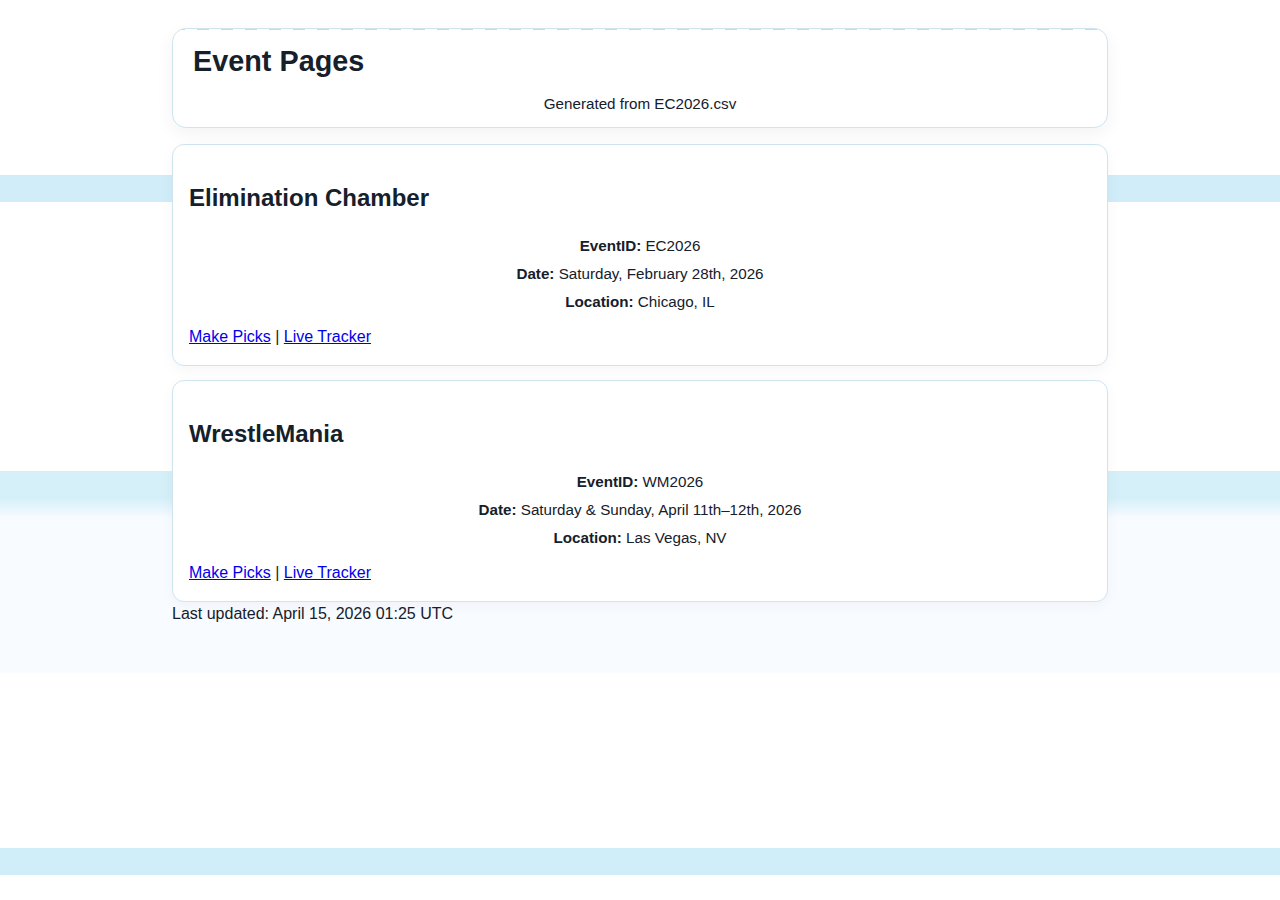
<file: index.html>
<!doctype html>
<html lang="en">
<head>
  <meta charset="UTF-8">
  <meta name="viewport" content="width=device-width, initial-scale=1.0">
  <title>Event Index</title>
  <link rel="stylesheet" href="styles.css">
</head>
<body>
  <main class="container">
    <header class="event-header">
      <h1>Event Pages</h1>
      <div class="event-meta"><div>Generated from EC2026.csv</div></div>
    </header>
    <section class="matches">
      
            <section class="match-card">
              <h2>Elimination Chamber</h2>
              <div class="event-meta">
                <div><strong>EventID:</strong> EC2026</div>
                <div><strong>Date:</strong> Saturday, February 28th, 2026</div>
                <div><strong>Location:</strong> Chicago, IL</div>
              </div>
              <p style="margin: 12px 0 0;"><a href="event_EC2026.html">Make Picks</a> | <a href="live_EC2026.html">Live Tracker</a></p>
            </section>
            
            <section class="match-card">
              <h2>WrestleMania</h2>
              <div class="event-meta">
                <div><strong>EventID:</strong> WM2026</div>
                <div><strong>Date:</strong> Saturday & Sunday, April 11th–12th, 2026</div>
                <div><strong>Location:</strong> Las Vegas, NV</div>
              </div>
              <p style="margin: 12px 0 0;"><a href="event_WM2026.html">Make Picks</a> | <a href="live_WM2026.html">Live Tracker</a></p>
            </section>
            
    </section>
    <footer class="site-footer">
      Last updated: April 15, 2026 01:25 UTC
    </footer>
  </main>
</body>
</html>
</file>
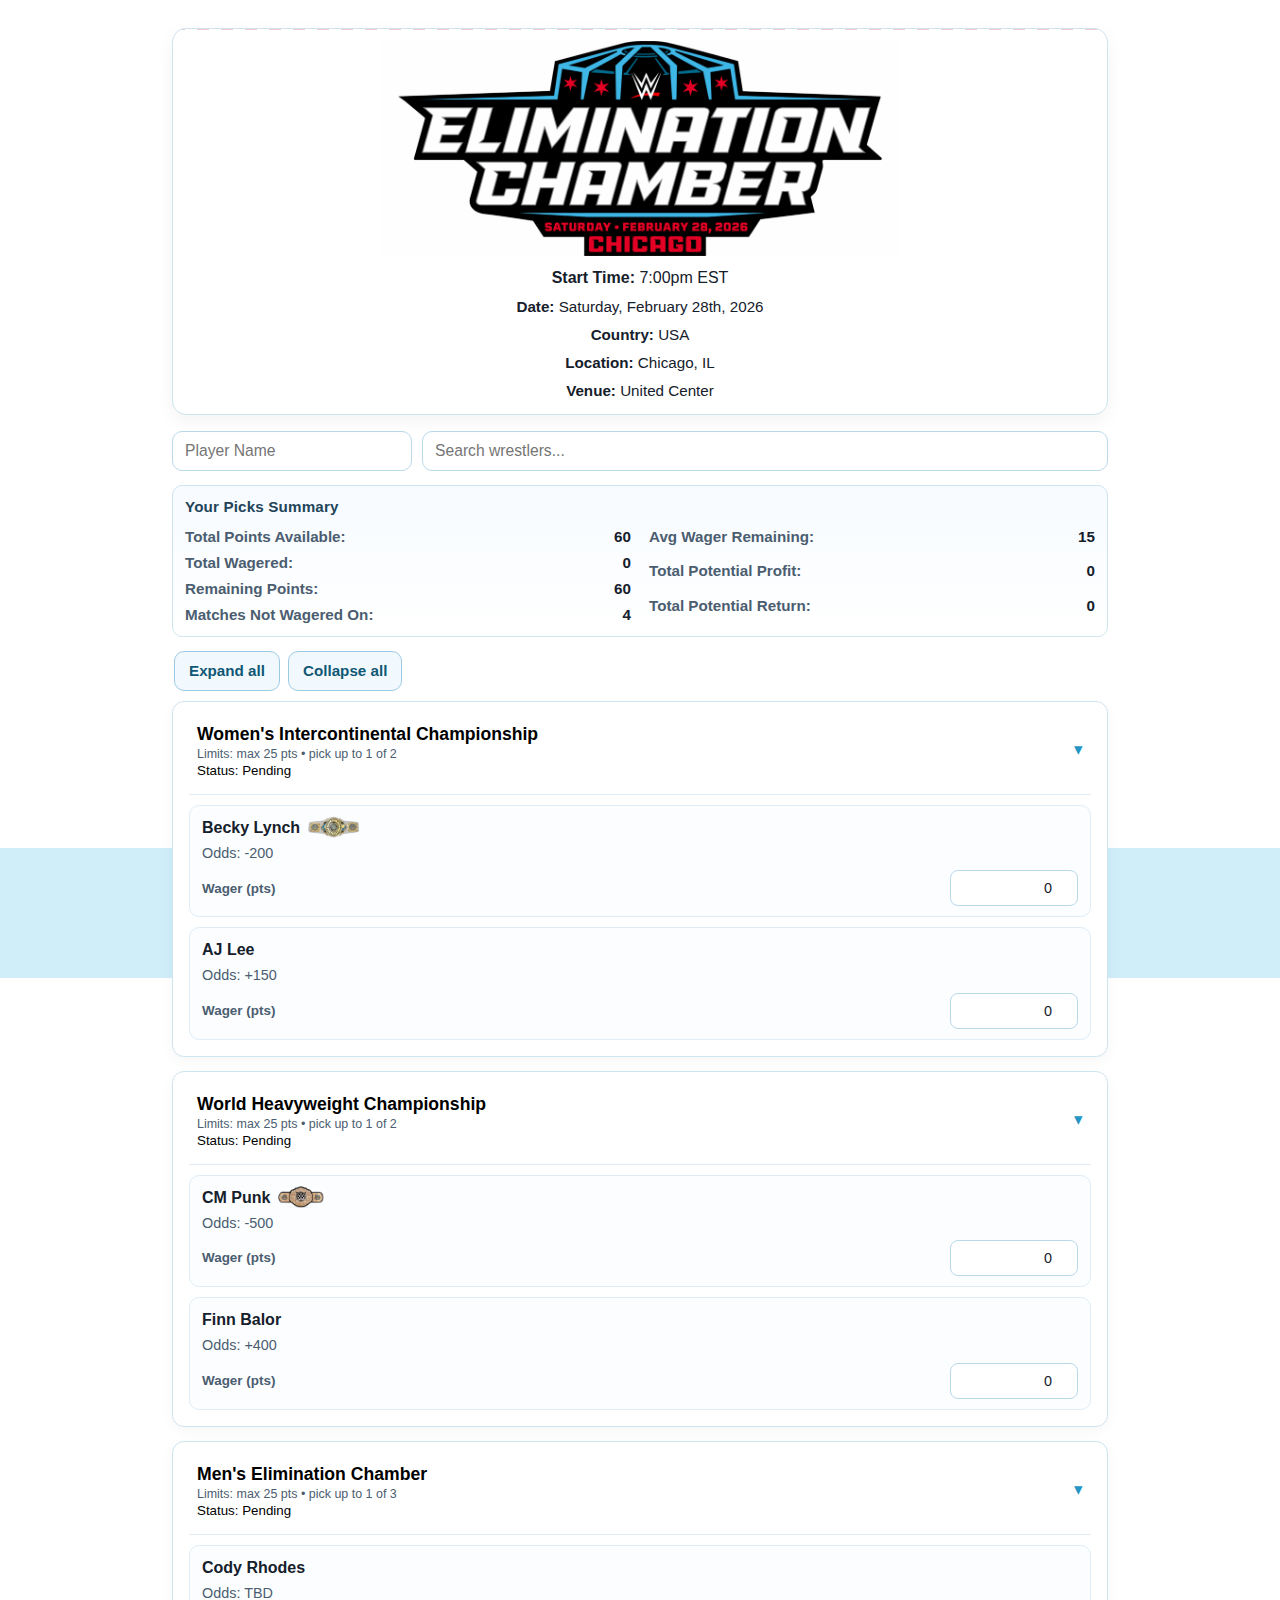
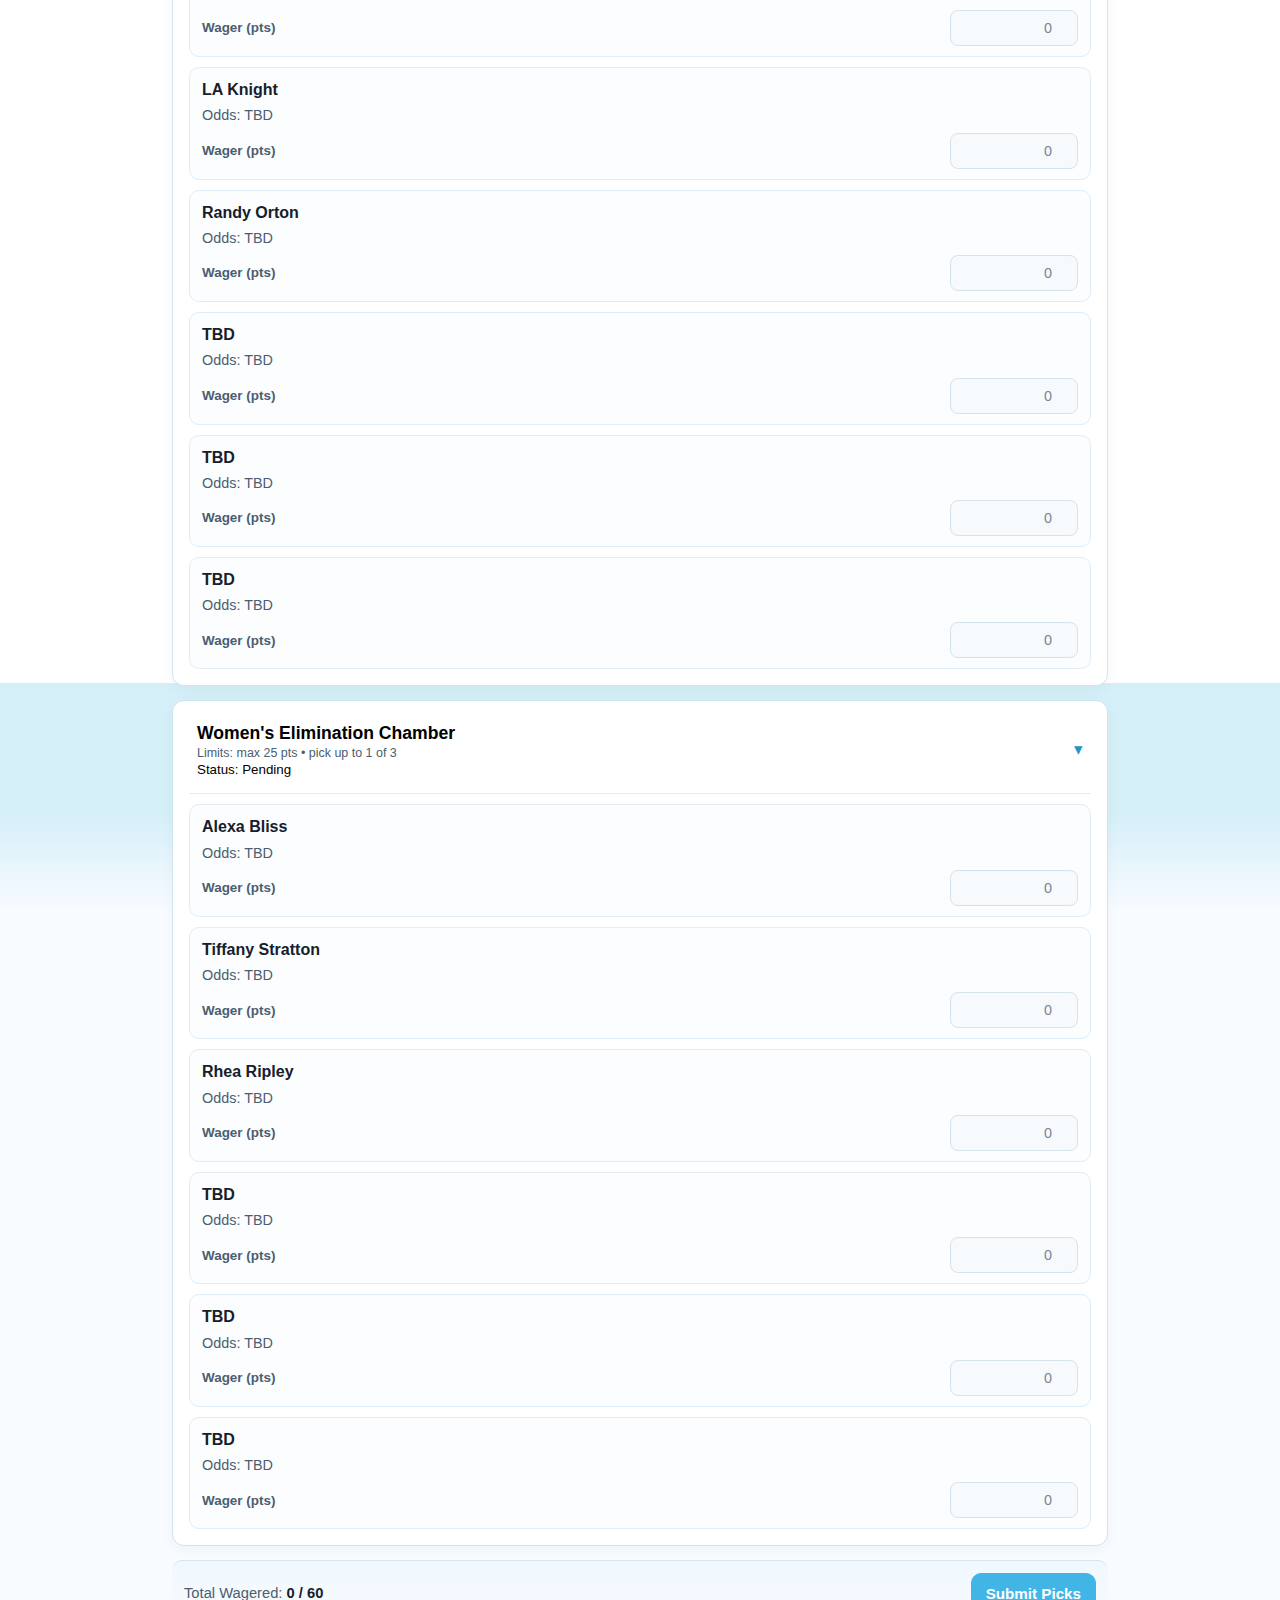
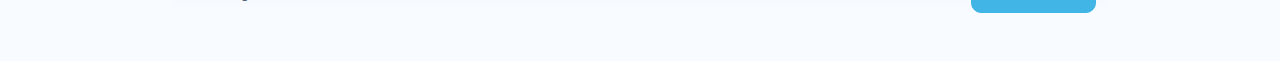
<file: event.html>
<!doctype html>
<html lang="en">
<head>
  <meta charset="UTF-8">
  <meta name="viewport" content="width=device-width, initial-scale=1.0">
  <title>Elimination Chamber (EC2026)</title>
  <link rel="stylesheet" href="styles.css">
</head>
<body>
  <main class="container" data-event-id="EC2026">
    <header class="event-header" data-event-name="Elimination Chamber">
      <img class="event-logo" src="assets/logos/EC2026.png" alt="Elimination Chamber logo">
      <div class="event-time"><strong>Start Time:</strong> 7:00pm EST</div>
      <div class="event-meta">
        <div><strong>Date:</strong> Saturday, February 28th, 2026</div>
        <div><strong>Country:</strong> USA</div>
        <div><strong>Location:</strong> Chicago, IL</div>
        <div><strong>Venue:</strong> United Center</div>
      </div>
    </header>

    <section class="controls" aria-label="Event tools">
      <input
        id="player-name"
        class="player-input"
        type="text"
        placeholder="Player Name"
        autocomplete="name"
      >
      <input
        id="wrestler-search"
        class="search-input"
        type="search"
        placeholder="Search wrestlers..."
        autocomplete="off"
      >
    </section>

    <section class="summary-panel" aria-live="polite">
      <h3 class="summary-title">Your Picks Summary</h3>
      <div class="summary-grid">
        <div class="summary-col">
          <div class="summary-row"><strong>Total Points Available:</strong> <span id="total-available">100</span></div>
          <div class="summary-row"><strong>Total Wagered:</strong> <span id="total-wagered">0.0</span></div>
          <div class="summary-row"><strong>Remaining Points:</strong> <span id="remaining-points">100.0</span></div>
          <div class="summary-row"><strong>Matches Not Wagered On:</strong> <span id="matches-not-wagered">0</span></div>
        </div>
        <div class="summary-col">
          <div class="summary-row"><strong>Avg Wager Remaining:</strong> <span id="avg-wager-remaining">N/A</span></div>
          <div class="summary-row"><strong>Total Potential Profit:</strong> <span id="total-profit">0.0</span></div>
          <div class="summary-row"><strong>Total Potential Return:</strong> <span id="total-return">0.0</span></div>
        </div>
      </div>
      <div id="validation-message" class="validation-message" hidden></div>
      <div id="bankroll-warning" class="bankroll-warning" hidden>Over limit: total wager exceeds 100 point bankroll.</div>
    </section>

    <section class="match-controls" aria-label="Match controls">
      <button id="expand-all" class="copy-btn btn-secondary" type="button">Expand all</button>
      <button id="collapse-all" class="copy-btn btn-secondary" type="button">Collapse all</button>
    </section>

    <section class="matches">
      
            <section class="match-card">
                <button class="match-toggle" type="button" aria-expanded="true">
                    <h2>Women&#x27;s Intercontinental Championship</h2>
                    <span class="toggle-icon" aria-hidden="true">▾</span>
                </button>
                <div class="match-body">
                    
                <div class=" wrestler champion" data-match="Women&#x27;s Intercontinental Championship" data-odds="-200">
                    <div class="wrestler-main">
                        <span class="name">Becky Lynch<img class="belt-icon" src="assets/belts/womens_ic.png" alt="Women&#x27;s Intercontinental Championship belt"></span>
                    </div>
                    <div class="odds">Odds: -200</div>
                    <div class="wager-row">
                        <label class="wager-label">Wager (pts)</label>
                        <input class="wager-input" type="number" min="0" step="1" value="0" placeholder="0">
                    </div>
                </div>
                
                <div class=" wrestler" data-match="Women&#x27;s Intercontinental Championship" data-odds="150">
                    <div class="wrestler-main">
                        <span class="name">AJ Lee</span>
                    </div>
                    <div class="odds">Odds: +150</div>
                    <div class="wager-row">
                        <label class="wager-label">Wager (pts)</label>
                        <input class="wager-input" type="number" min="0" step="1" value="0" placeholder="0">
                    </div>
                </div>
                
                </div>
            </section>
            
            <section class="match-card">
                <button class="match-toggle" type="button" aria-expanded="true">
                    <h2>World Heavyweight Championship</h2>
                    <span class="toggle-icon" aria-hidden="true">▾</span>
                </button>
                <div class="match-body">
                    
                <div class=" wrestler champion" data-match="World Heavyweight Championship" data-odds="-500">
                    <div class="wrestler-main">
                        <span class="name">CM Punk<img class="belt-icon" src="assets/belts/world_heavyweight.png" alt="World Heavyweight Championship belt"></span>
                    </div>
                    <div class="odds">Odds: -500</div>
                    <div class="wager-row">
                        <label class="wager-label">Wager (pts)</label>
                        <input class="wager-input" type="number" min="0" step="1" value="0" placeholder="0">
                    </div>
                </div>
                
                <div class=" wrestler" data-match="World Heavyweight Championship" data-odds="400">
                    <div class="wrestler-main">
                        <span class="name">Finn Balor</span>
                    </div>
                    <div class="odds">Odds: +400</div>
                    <div class="wager-row">
                        <label class="wager-label">Wager (pts)</label>
                        <input class="wager-input" type="number" min="0" step="1" value="0" placeholder="0">
                    </div>
                </div>
                
                </div>
            </section>
            
            <section class="match-card">
                <button class="match-toggle" type="button" aria-expanded="true">
                    <h2>Men&#x27;s Elimination Chamber</h2>
                    <span class="toggle-icon" aria-hidden="true">▾</span>
                </button>
                <div class="match-body">
                    
                <div class=" wrestler" data-match="Men&#x27;s Elimination Chamber" data-odds="">
                    <div class="wrestler-main">
                        <span class="name">Cody Rhodes</span>
                    </div>
                    <div class="odds">Odds: TBD</div>
                    <div class="wager-row">
                        <label class="wager-label">Wager (pts)</label>
                        <input class="wager-input" type="number" min="0" step="1" value="0" placeholder="TBD" disabled>
                    </div>
                </div>
                
                <div class=" wrestler" data-match="Men&#x27;s Elimination Chamber" data-odds="">
                    <div class="wrestler-main">
                        <span class="name">LA Knight</span>
                    </div>
                    <div class="odds">Odds: TBD</div>
                    <div class="wager-row">
                        <label class="wager-label">Wager (pts)</label>
                        <input class="wager-input" type="number" min="0" step="1" value="0" placeholder="TBD" disabled>
                    </div>
                </div>
                
                <div class=" wrestler" data-match="Men&#x27;s Elimination Chamber" data-odds="">
                    <div class="wrestler-main">
                        <span class="name">Randy Orton</span>
                    </div>
                    <div class="odds">Odds: TBD</div>
                    <div class="wager-row">
                        <label class="wager-label">Wager (pts)</label>
                        <input class="wager-input" type="number" min="0" step="1" value="0" placeholder="TBD" disabled>
                    </div>
                </div>
                
                <div class=" wrestler" data-match="Men&#x27;s Elimination Chamber" data-odds="">
                    <div class="wrestler-main">
                        <span class="name">TBD</span>
                    </div>
                    <div class="odds">Odds: TBD</div>
                    <div class="wager-row">
                        <label class="wager-label">Wager (pts)</label>
                        <input class="wager-input" type="number" min="0" step="1" value="0" placeholder="TBD" disabled>
                    </div>
                </div>
                
                <div class=" wrestler" data-match="Men&#x27;s Elimination Chamber" data-odds="">
                    <div class="wrestler-main">
                        <span class="name">TBD</span>
                    </div>
                    <div class="odds">Odds: TBD</div>
                    <div class="wager-row">
                        <label class="wager-label">Wager (pts)</label>
                        <input class="wager-input" type="number" min="0" step="1" value="0" placeholder="TBD" disabled>
                    </div>
                </div>
                
                <div class=" wrestler" data-match="Men&#x27;s Elimination Chamber" data-odds="">
                    <div class="wrestler-main">
                        <span class="name">TBD</span>
                    </div>
                    <div class="odds">Odds: TBD</div>
                    <div class="wager-row">
                        <label class="wager-label">Wager (pts)</label>
                        <input class="wager-input" type="number" min="0" step="1" value="0" placeholder="TBD" disabled>
                    </div>
                </div>
                
                </div>
            </section>
            
            <section class="match-card">
                <button class="match-toggle" type="button" aria-expanded="true">
                    <h2>Women&#x27;s Elimination Chamber</h2>
                    <span class="toggle-icon" aria-hidden="true">▾</span>
                </button>
                <div class="match-body">
                    
                <div class=" wrestler" data-match="Women&#x27;s Elimination Chamber" data-odds="">
                    <div class="wrestler-main">
                        <span class="name">Alexa Bliss</span>
                    </div>
                    <div class="odds">Odds: TBD</div>
                    <div class="wager-row">
                        <label class="wager-label">Wager (pts)</label>
                        <input class="wager-input" type="number" min="0" step="1" value="0" placeholder="TBD" disabled>
                    </div>
                </div>
                
                <div class=" wrestler" data-match="Women&#x27;s Elimination Chamber" data-odds="">
                    <div class="wrestler-main">
                        <span class="name">Tiffany Stratton</span>
                    </div>
                    <div class="odds">Odds: TBD</div>
                    <div class="wager-row">
                        <label class="wager-label">Wager (pts)</label>
                        <input class="wager-input" type="number" min="0" step="1" value="0" placeholder="TBD" disabled>
                    </div>
                </div>
                
                <div class=" wrestler" data-match="Women&#x27;s Elimination Chamber" data-odds="">
                    <div class="wrestler-main">
                        <span class="name">Rhea Ripley</span>
                    </div>
                    <div class="odds">Odds: TBD</div>
                    <div class="wager-row">
                        <label class="wager-label">Wager (pts)</label>
                        <input class="wager-input" type="number" min="0" step="1" value="0" placeholder="TBD" disabled>
                    </div>
                </div>
                
                <div class=" wrestler" data-match="Women&#x27;s Elimination Chamber" data-odds="">
                    <div class="wrestler-main">
                        <span class="name">TBD</span>
                    </div>
                    <div class="odds">Odds: TBD</div>
                    <div class="wager-row">
                        <label class="wager-label">Wager (pts)</label>
                        <input class="wager-input" type="number" min="0" step="1" value="0" placeholder="TBD" disabled>
                    </div>
                </div>
                
                <div class=" wrestler" data-match="Women&#x27;s Elimination Chamber" data-odds="">
                    <div class="wrestler-main">
                        <span class="name">TBD</span>
                    </div>
                    <div class="odds">Odds: TBD</div>
                    <div class="wager-row">
                        <label class="wager-label">Wager (pts)</label>
                        <input class="wager-input" type="number" min="0" step="1" value="0" placeholder="TBD" disabled>
                    </div>
                </div>
                
                <div class=" wrestler" data-match="Women&#x27;s Elimination Chamber" data-odds="">
                    <div class="wrestler-main">
                        <span class="name">TBD</span>
                    </div>
                    <div class="odds">Odds: TBD</div>
                    <div class="wager-row">
                        <label class="wager-label">Wager (pts)</label>
                        <input class="wager-input" type="number" min="0" step="1" value="0" placeholder="TBD" disabled>
                    </div>
                </div>
                
                </div>
            </section>
            
    </section>

    <section class="bottom-actions" aria-label="Submission actions">
      <div class="commit-meta">Total Wagered: <strong><span id="commit-total-wagered">0.0</span> / <span id="commit-bankroll">100</span></strong></div>
      <button id="submit-picks" class="copy-btn btn-primary" type="button">Submit Picks</button>
      <button id="download-picks" class="copy-btn btn-secondary" type="button" hidden>Download Picks</button>
      <button id="copy-picks-summary" class="copy-btn btn-secondary" type="button" hidden>Copy Picks Summary</button>
      <div id="submit-feedback" class="submit-feedback" hidden></div>
    </section>
  </main>
  <script src="app.js"></script>
</body>
</html>
</file>
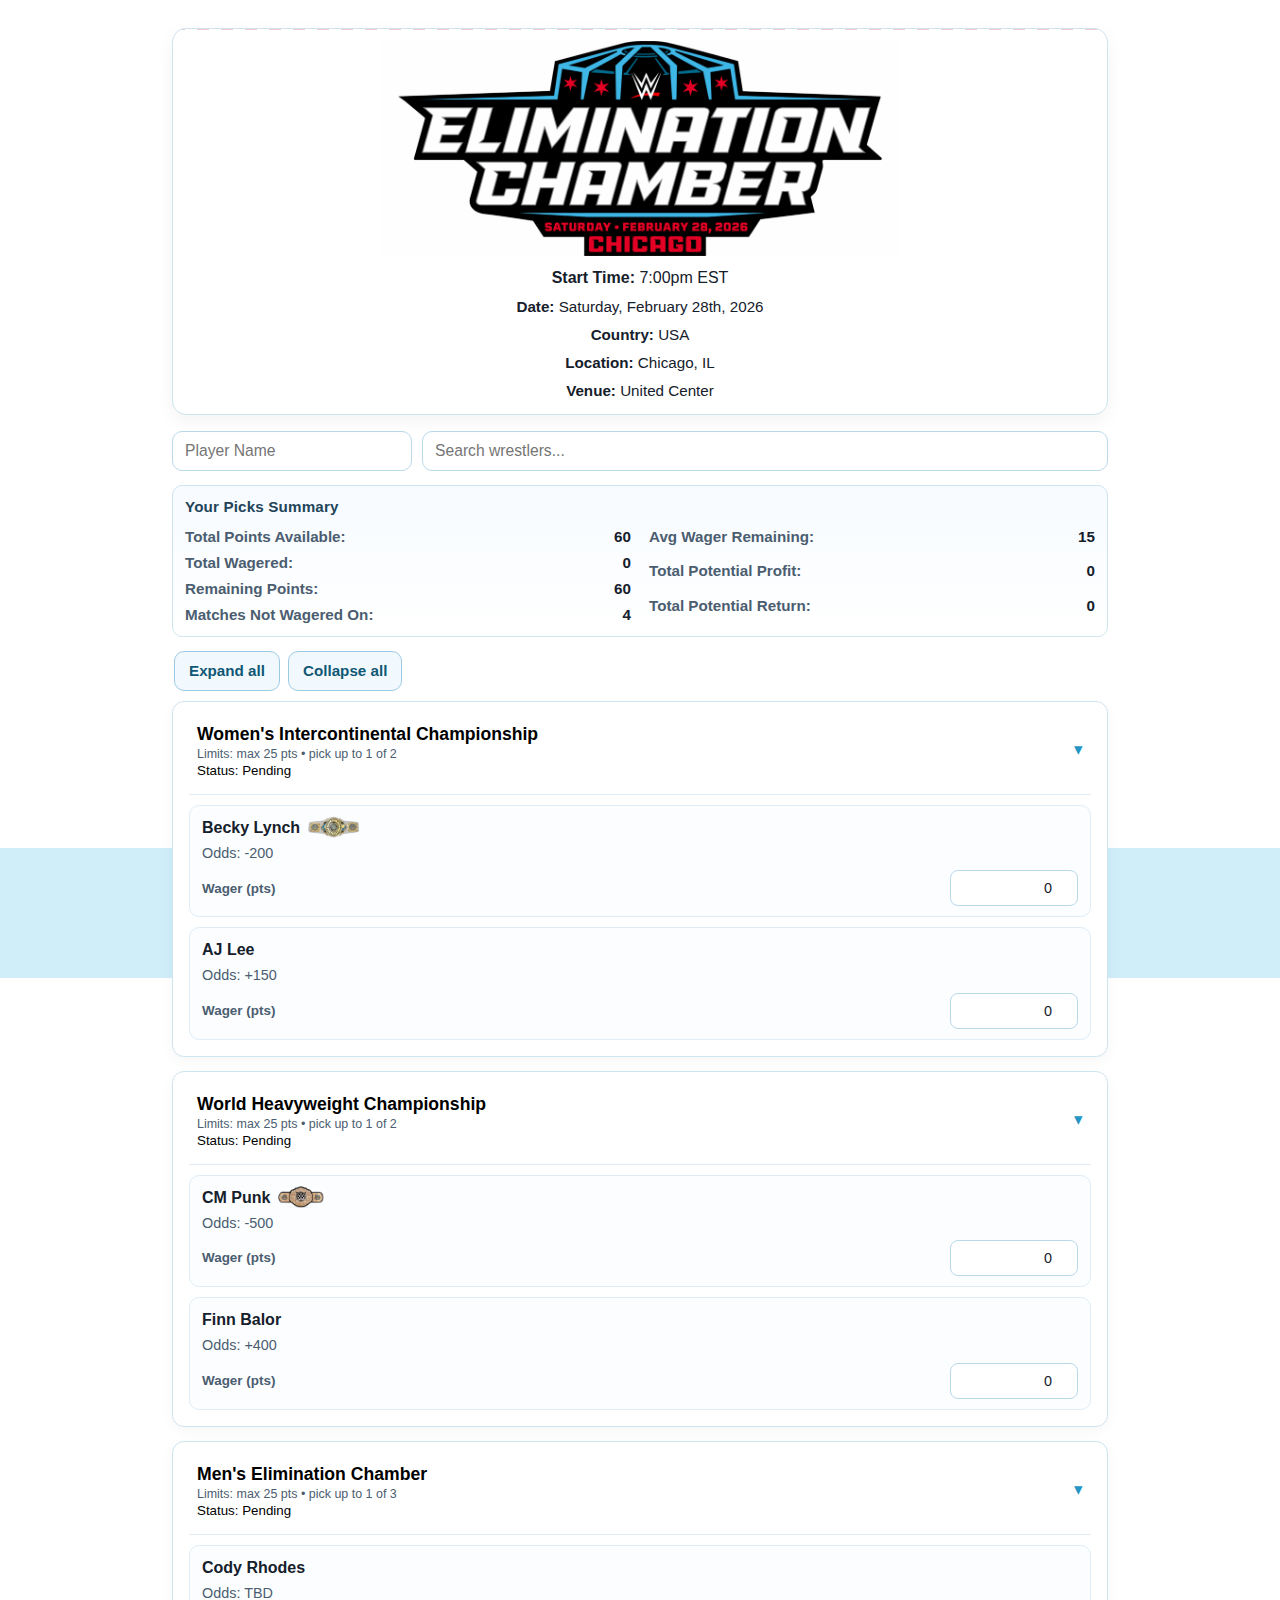
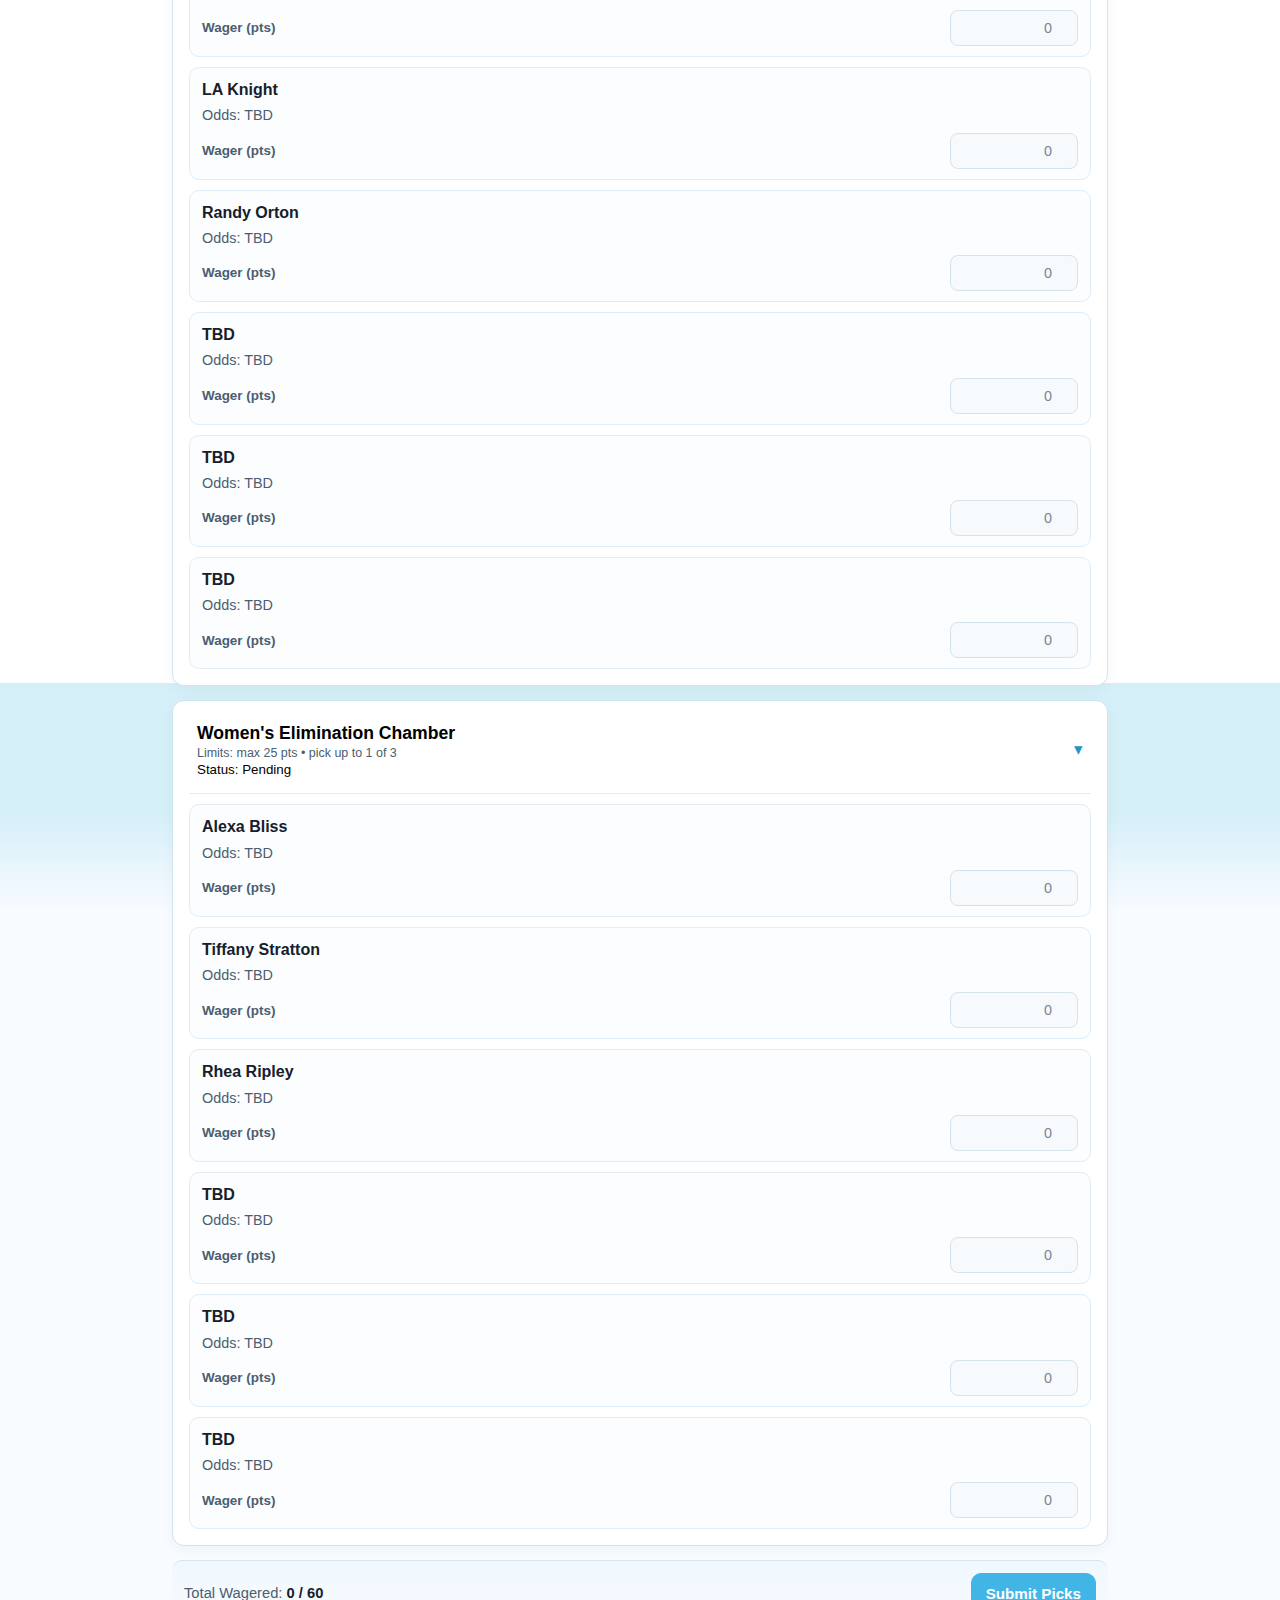
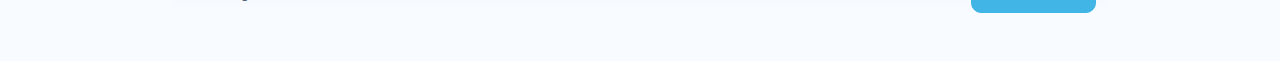
<file: event_EC2026.html>
<!doctype html>
<html lang="en">
<head>
  <meta charset="UTF-8">
  <meta name="viewport" content="width=device-width, initial-scale=1.0">
  <title>Elimination Chamber (EC2026)</title>
  <link rel="stylesheet" href="styles.css">
</head>
<body>
  <main class="container" data-event-id="EC2026">
    <header class="event-header" data-event-name="Elimination Chamber">
      <img class="event-logo" src="assets/logos/EC2026.png" alt="Elimination Chamber logo">
      <div class="event-time"><strong>Start Time:</strong> 7:00pm EST</div>
      <div class="event-meta">
        <div><strong>Date:</strong> Saturday, February 28th, 2026</div>
        <div><strong>Country:</strong> USA</div>
        <div><strong>Location:</strong> Chicago, IL</div>
        <div><strong>Venue:</strong> United Center</div>
      </div>
    </header>

    <section class="controls" aria-label="Event tools">
      <input
        id="player-name"
        class="player-input"
        type="text"
        placeholder="Player Name"
        autocomplete="name"
      >
      <input
        id="wrestler-search"
        class="search-input"
        type="search"
        placeholder="Search wrestlers..."
        autocomplete="off"
      >
    </section>

    <section class="summary-panel" aria-live="polite">
      <h3 class="summary-title">Your Picks Summary</h3>
      <div class="summary-grid">
        <div class="summary-col">
          <div class="summary-row"><strong>Total Points Available:</strong> <span id="total-available">100</span></div>
          <div class="summary-row"><strong>Total Wagered:</strong> <span id="total-wagered">0.0</span></div>
          <div class="summary-row"><strong>Remaining Points:</strong> <span id="remaining-points">100.0</span></div>
          <div class="summary-row"><strong>Matches Not Wagered On:</strong> <span id="matches-not-wagered">0</span></div>
        </div>
        <div class="summary-col">
          <div class="summary-row"><strong>Avg Wager Remaining:</strong> <span id="avg-wager-remaining">N/A</span></div>
          <div class="summary-row"><strong>Total Potential Profit:</strong> <span id="total-profit">0.0</span></div>
          <div class="summary-row"><strong>Total Potential Return:</strong> <span id="total-return">0.0</span></div>
        </div>
      </div>
      <div id="validation-message" class="validation-message" hidden></div>
      <div id="bankroll-warning" class="bankroll-warning" hidden>Over limit: total wager exceeds 100 point bankroll.</div>
    </section>

    <section class="match-controls" aria-label="Match controls">
      <button id="expand-all" class="copy-btn btn-secondary" type="button">Expand all</button>
      <button id="collapse-all" class="copy-btn btn-secondary" type="button">Collapse all</button>
    </section>

    <section class="matches">
      
            <section class="match-card">
                <button class="match-toggle" type="button" aria-expanded="true">
                    <h2>Women&#x27;s Intercontinental Championship</h2>
                    <span class="toggle-icon" aria-hidden="true">▾</span>
                </button>
                <div class="match-body">
                    
                <div class=" wrestler champion" data-match="Women&#x27;s Intercontinental Championship" data-odds="-200">
                    <div class="wrestler-main">
                        <span class="name">Becky Lynch<img class="belt-icon" src="assets/belts/womens_ic.png" alt="Women&#x27;s Intercontinental Championship belt"></span>
                    </div>
                    <div class="odds">Odds: -200</div>
                    <div class="wager-row">
                        <label class="wager-label">Wager (pts)</label>
                        <input class="wager-input" type="number" min="0" step="1" value="0" placeholder="0">
                    </div>
                </div>
                
                <div class=" wrestler" data-match="Women&#x27;s Intercontinental Championship" data-odds="150">
                    <div class="wrestler-main">
                        <span class="name">AJ Lee</span>
                    </div>
                    <div class="odds">Odds: +150</div>
                    <div class="wager-row">
                        <label class="wager-label">Wager (pts)</label>
                        <input class="wager-input" type="number" min="0" step="1" value="0" placeholder="0">
                    </div>
                </div>
                
                </div>
            </section>
            
            <section class="match-card">
                <button class="match-toggle" type="button" aria-expanded="true">
                    <h2>World Heavyweight Championship</h2>
                    <span class="toggle-icon" aria-hidden="true">▾</span>
                </button>
                <div class="match-body">
                    
                <div class=" wrestler champion" data-match="World Heavyweight Championship" data-odds="-500">
                    <div class="wrestler-main">
                        <span class="name">CM Punk<img class="belt-icon" src="assets/belts/world_heavyweight.png" alt="World Heavyweight Championship belt"></span>
                    </div>
                    <div class="odds">Odds: -500</div>
                    <div class="wager-row">
                        <label class="wager-label">Wager (pts)</label>
                        <input class="wager-input" type="number" min="0" step="1" value="0" placeholder="0">
                    </div>
                </div>
                
                <div class=" wrestler" data-match="World Heavyweight Championship" data-odds="400">
                    <div class="wrestler-main">
                        <span class="name">Finn Balor</span>
                    </div>
                    <div class="odds">Odds: +400</div>
                    <div class="wager-row">
                        <label class="wager-label">Wager (pts)</label>
                        <input class="wager-input" type="number" min="0" step="1" value="0" placeholder="0">
                    </div>
                </div>
                
                </div>
            </section>
            
            <section class="match-card">
                <button class="match-toggle" type="button" aria-expanded="true">
                    <h2>Men&#x27;s Elimination Chamber</h2>
                    <span class="toggle-icon" aria-hidden="true">▾</span>
                </button>
                <div class="match-body">
                    
                <div class=" wrestler" data-match="Men&#x27;s Elimination Chamber" data-odds="">
                    <div class="wrestler-main">
                        <span class="name">Cody Rhodes</span>
                    </div>
                    <div class="odds">Odds: TBD</div>
                    <div class="wager-row">
                        <label class="wager-label">Wager (pts)</label>
                        <input class="wager-input" type="number" min="0" step="1" value="0" placeholder="TBD" disabled>
                    </div>
                </div>
                
                <div class=" wrestler" data-match="Men&#x27;s Elimination Chamber" data-odds="">
                    <div class="wrestler-main">
                        <span class="name">LA Knight</span>
                    </div>
                    <div class="odds">Odds: TBD</div>
                    <div class="wager-row">
                        <label class="wager-label">Wager (pts)</label>
                        <input class="wager-input" type="number" min="0" step="1" value="0" placeholder="TBD" disabled>
                    </div>
                </div>
                
                <div class=" wrestler" data-match="Men&#x27;s Elimination Chamber" data-odds="">
                    <div class="wrestler-main">
                        <span class="name">Randy Orton</span>
                    </div>
                    <div class="odds">Odds: TBD</div>
                    <div class="wager-row">
                        <label class="wager-label">Wager (pts)</label>
                        <input class="wager-input" type="number" min="0" step="1" value="0" placeholder="TBD" disabled>
                    </div>
                </div>
                
                <div class=" wrestler" data-match="Men&#x27;s Elimination Chamber" data-odds="">
                    <div class="wrestler-main">
                        <span class="name">TBD</span>
                    </div>
                    <div class="odds">Odds: TBD</div>
                    <div class="wager-row">
                        <label class="wager-label">Wager (pts)</label>
                        <input class="wager-input" type="number" min="0" step="1" value="0" placeholder="TBD" disabled>
                    </div>
                </div>
                
                <div class=" wrestler" data-match="Men&#x27;s Elimination Chamber" data-odds="">
                    <div class="wrestler-main">
                        <span class="name">TBD</span>
                    </div>
                    <div class="odds">Odds: TBD</div>
                    <div class="wager-row">
                        <label class="wager-label">Wager (pts)</label>
                        <input class="wager-input" type="number" min="0" step="1" value="0" placeholder="TBD" disabled>
                    </div>
                </div>
                
                <div class=" wrestler" data-match="Men&#x27;s Elimination Chamber" data-odds="">
                    <div class="wrestler-main">
                        <span class="name">TBD</span>
                    </div>
                    <div class="odds">Odds: TBD</div>
                    <div class="wager-row">
                        <label class="wager-label">Wager (pts)</label>
                        <input class="wager-input" type="number" min="0" step="1" value="0" placeholder="TBD" disabled>
                    </div>
                </div>
                
                </div>
            </section>
            
            <section class="match-card">
                <button class="match-toggle" type="button" aria-expanded="true">
                    <h2>Women&#x27;s Elimination Chamber</h2>
                    <span class="toggle-icon" aria-hidden="true">▾</span>
                </button>
                <div class="match-body">
                    
                <div class=" wrestler" data-match="Women&#x27;s Elimination Chamber" data-odds="">
                    <div class="wrestler-main">
                        <span class="name">Alexa Bliss</span>
                    </div>
                    <div class="odds">Odds: TBD</div>
                    <div class="wager-row">
                        <label class="wager-label">Wager (pts)</label>
                        <input class="wager-input" type="number" min="0" step="1" value="0" placeholder="TBD" disabled>
                    </div>
                </div>
                
                <div class=" wrestler" data-match="Women&#x27;s Elimination Chamber" data-odds="">
                    <div class="wrestler-main">
                        <span class="name">Tiffany Stratton</span>
                    </div>
                    <div class="odds">Odds: TBD</div>
                    <div class="wager-row">
                        <label class="wager-label">Wager (pts)</label>
                        <input class="wager-input" type="number" min="0" step="1" value="0" placeholder="TBD" disabled>
                    </div>
                </div>
                
                <div class=" wrestler" data-match="Women&#x27;s Elimination Chamber" data-odds="">
                    <div class="wrestler-main">
                        <span class="name">Rhea Ripley</span>
                    </div>
                    <div class="odds">Odds: TBD</div>
                    <div class="wager-row">
                        <label class="wager-label">Wager (pts)</label>
                        <input class="wager-input" type="number" min="0" step="1" value="0" placeholder="TBD" disabled>
                    </div>
                </div>
                
                <div class=" wrestler" data-match="Women&#x27;s Elimination Chamber" data-odds="">
                    <div class="wrestler-main">
                        <span class="name">TBD</span>
                    </div>
                    <div class="odds">Odds: TBD</div>
                    <div class="wager-row">
                        <label class="wager-label">Wager (pts)</label>
                        <input class="wager-input" type="number" min="0" step="1" value="0" placeholder="TBD" disabled>
                    </div>
                </div>
                
                <div class=" wrestler" data-match="Women&#x27;s Elimination Chamber" data-odds="">
                    <div class="wrestler-main">
                        <span class="name">TBD</span>
                    </div>
                    <div class="odds">Odds: TBD</div>
                    <div class="wager-row">
                        <label class="wager-label">Wager (pts)</label>
                        <input class="wager-input" type="number" min="0" step="1" value="0" placeholder="TBD" disabled>
                    </div>
                </div>
                
                <div class=" wrestler" data-match="Women&#x27;s Elimination Chamber" data-odds="">
                    <div class="wrestler-main">
                        <span class="name">TBD</span>
                    </div>
                    <div class="odds">Odds: TBD</div>
                    <div class="wager-row">
                        <label class="wager-label">Wager (pts)</label>
                        <input class="wager-input" type="number" min="0" step="1" value="0" placeholder="TBD" disabled>
                    </div>
                </div>
                
                </div>
            </section>
            
    </section>

    <section class="bottom-actions" aria-label="Submission actions">
      <div class="commit-meta">Total Wagered: <strong><span id="commit-total-wagered">0.0</span> / <span id="commit-bankroll">100</span></strong></div>
      <button id="submit-picks" class="copy-btn btn-primary" type="button">Submit Picks</button>
      <button id="download-picks" class="copy-btn btn-secondary" type="button" hidden>Download Picks</button>
      <button id="copy-picks-summary" class="copy-btn btn-secondary" type="button" hidden>Copy Picks Summary</button>
      <div id="submit-feedback" class="submit-feedback" hidden></div>
    </section>
  </main>
  <script src="app.js" defer></script>
</body>
</html>
</file>
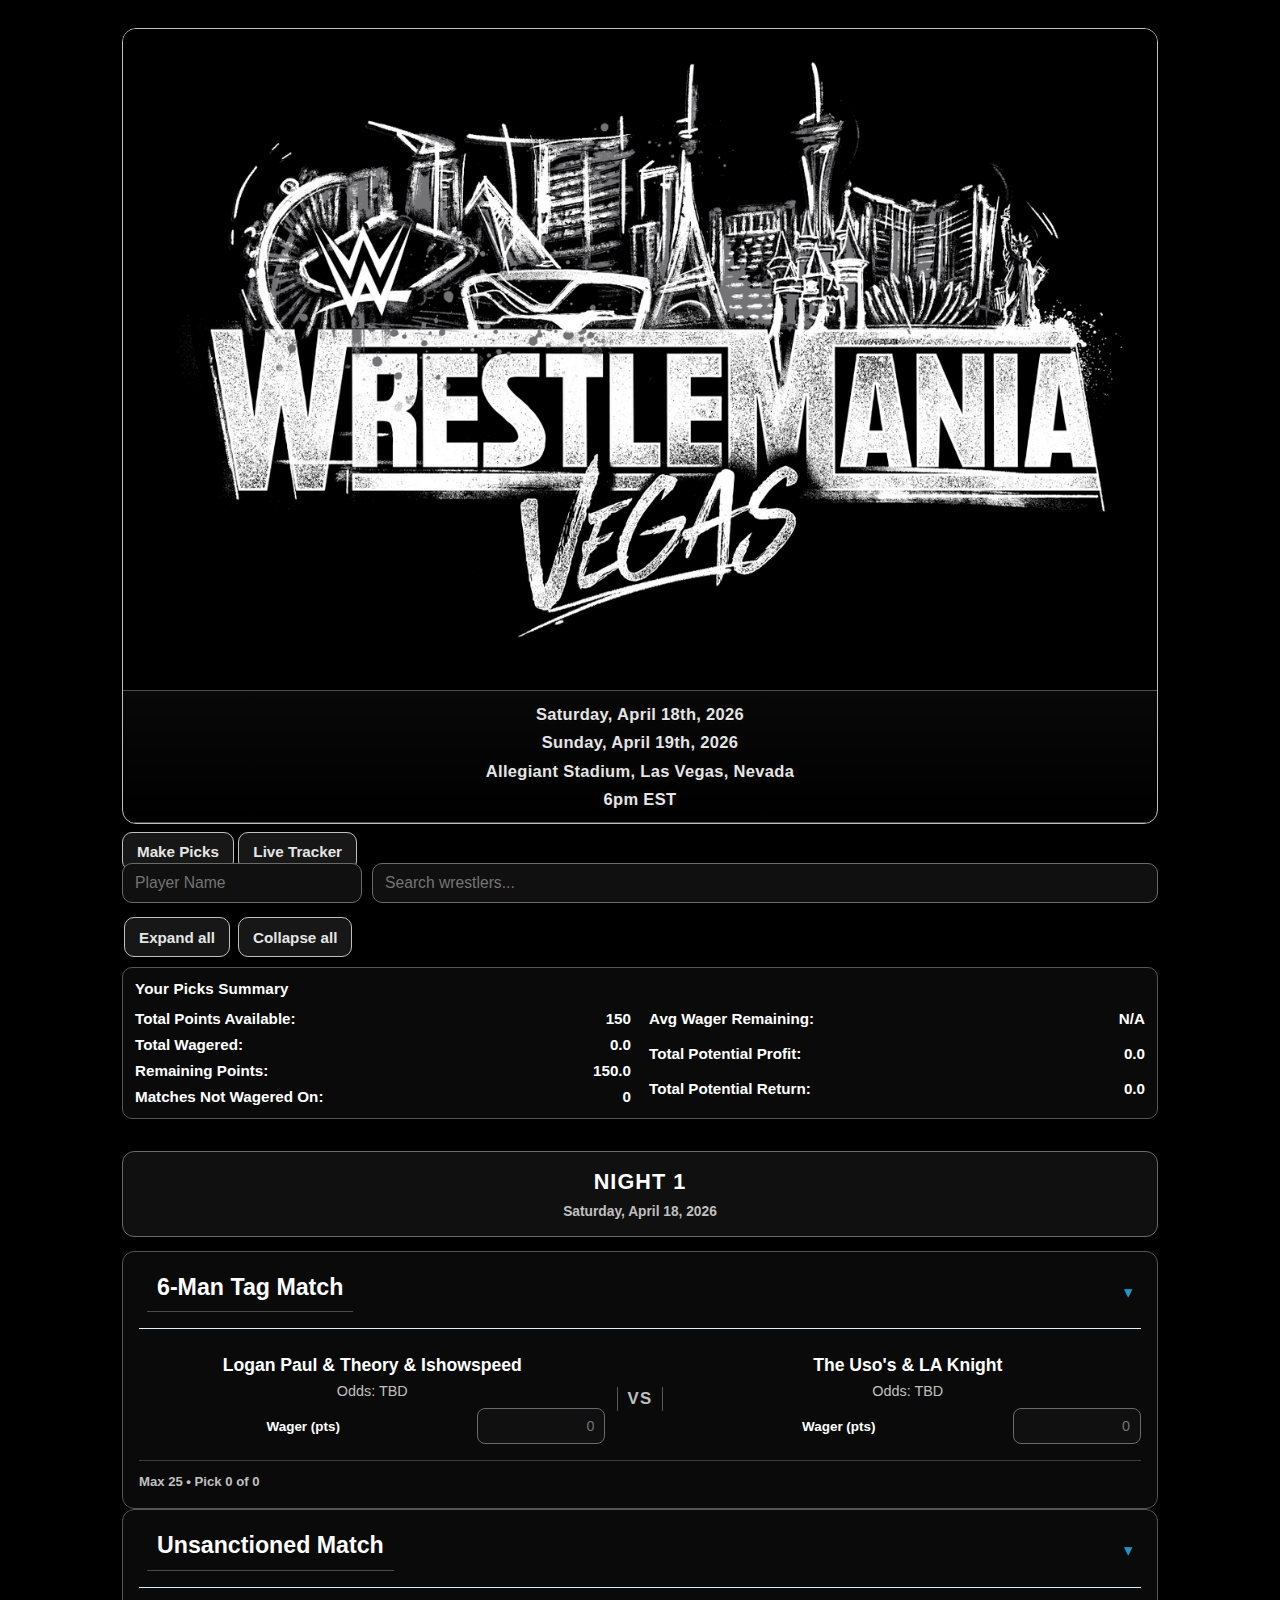
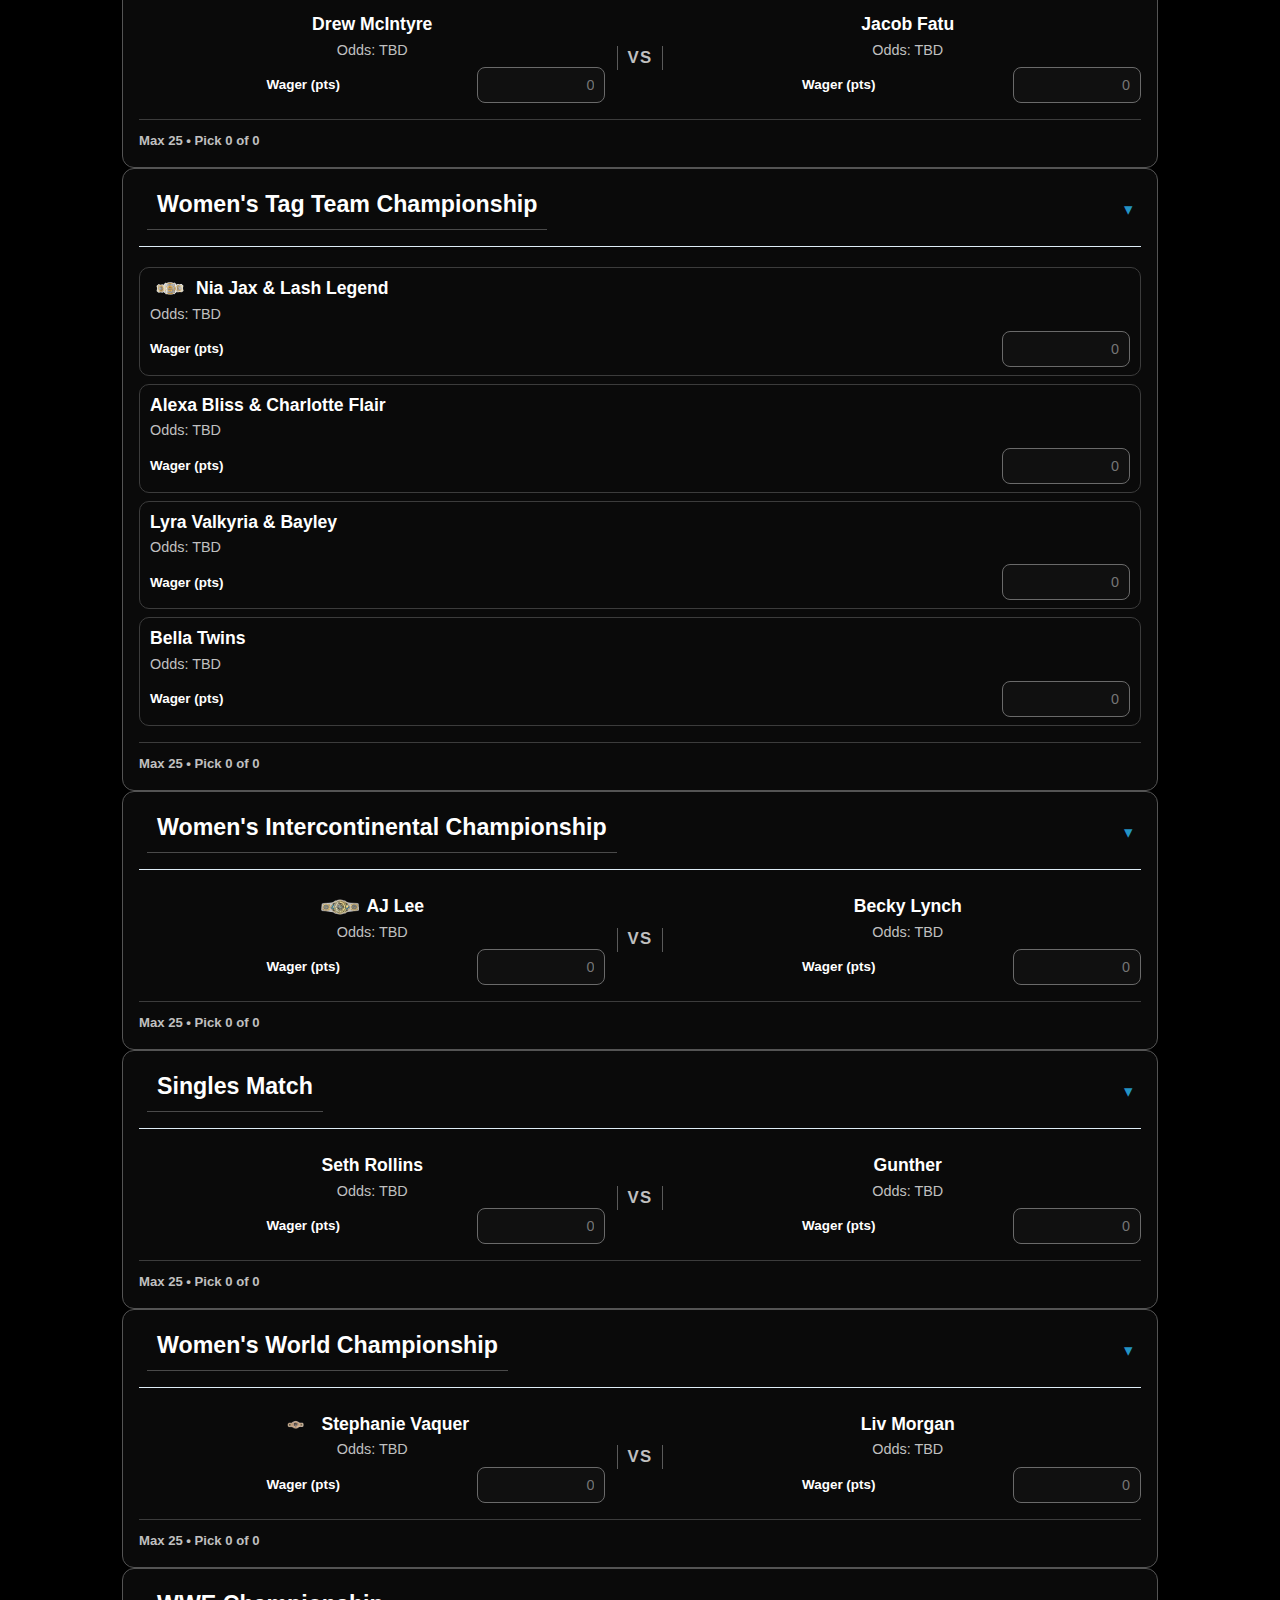
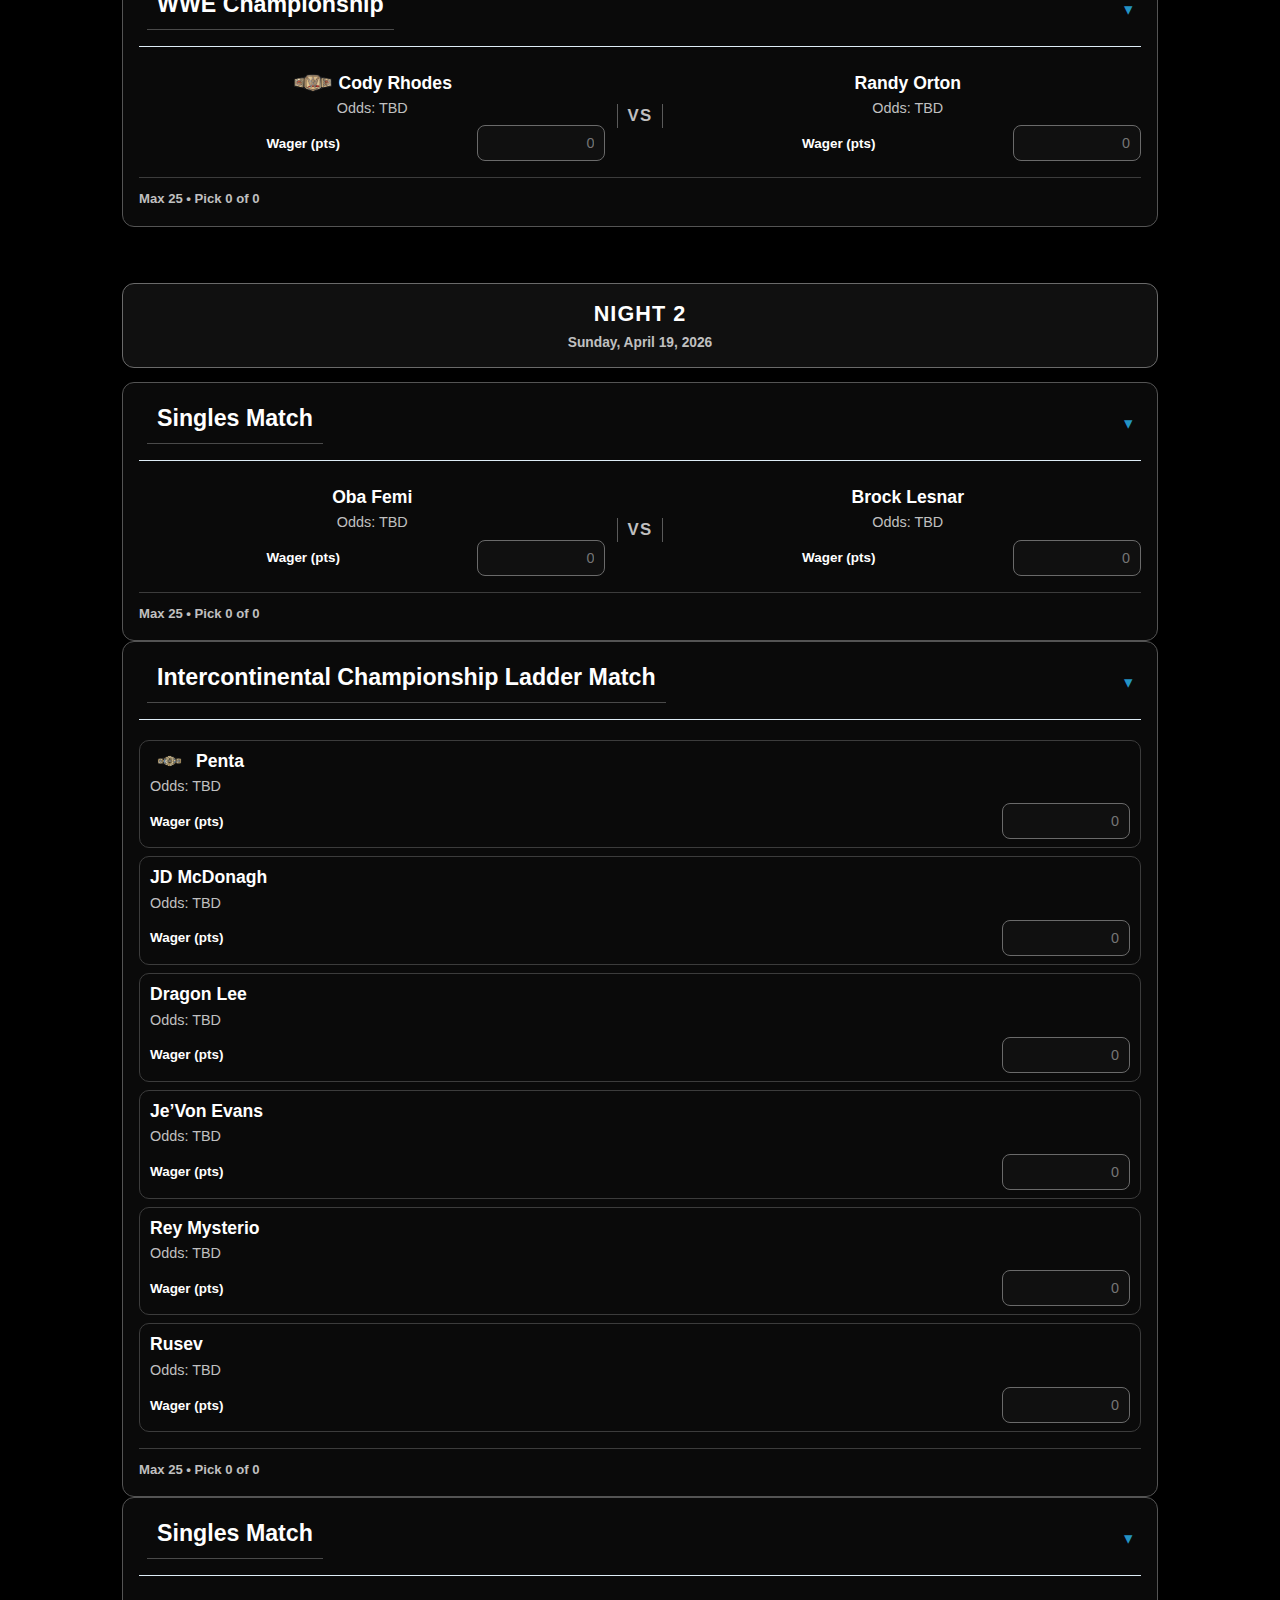
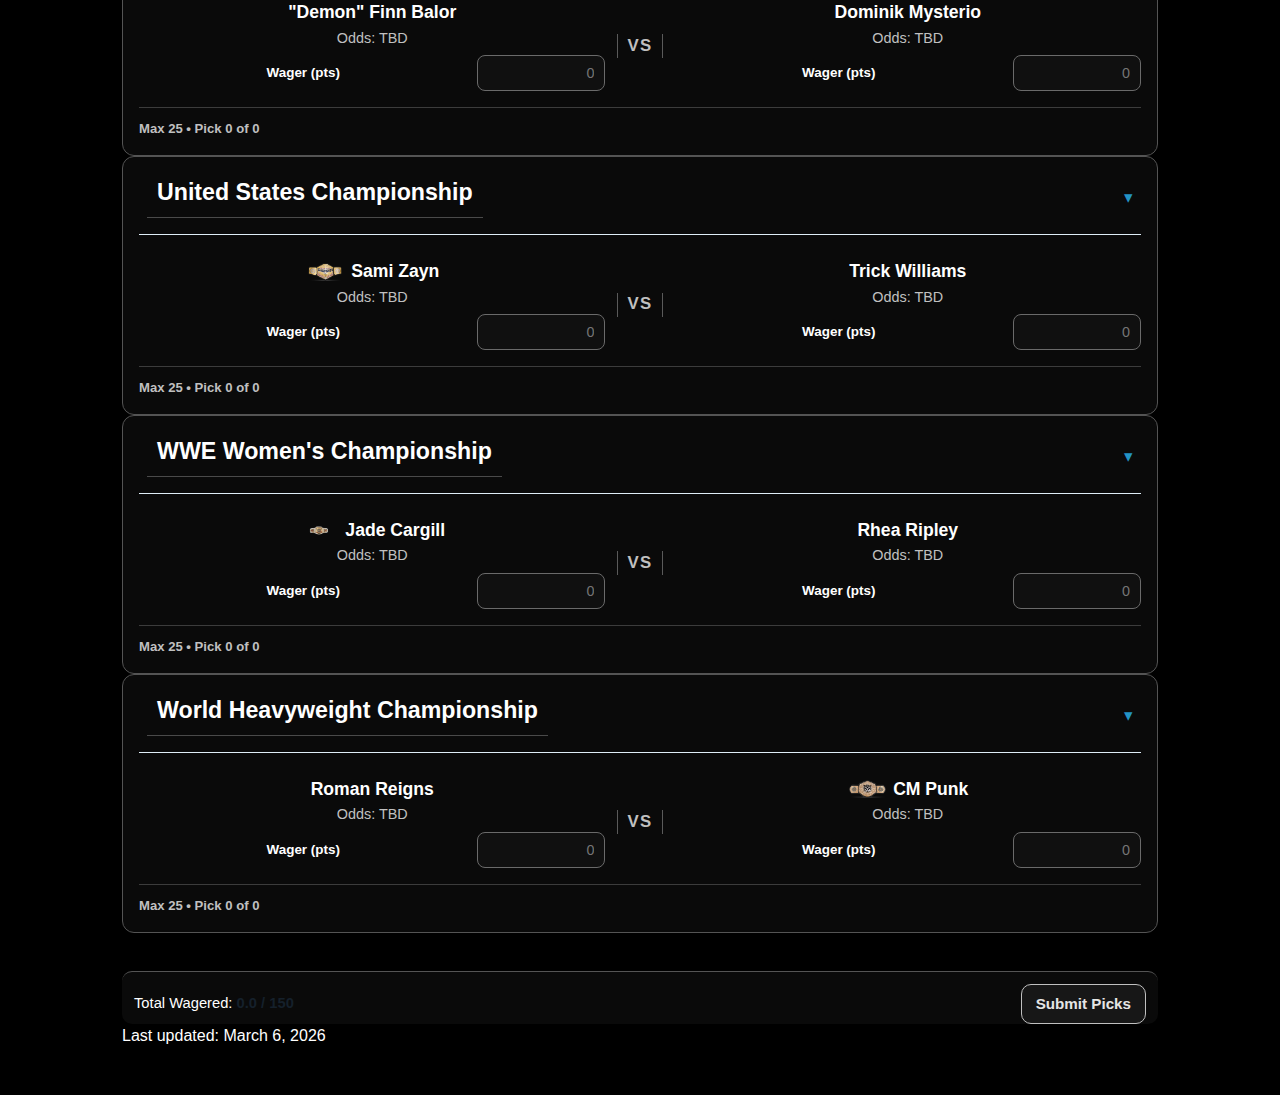
<file: event_WM2026.html>
<!doctype html>
<html lang="en">
<head>
  <meta charset="UTF-8">
  <meta name="viewport" content="width=device-width, initial-scale=1.0">
  <title>WrestleMania 42 (WM2026)</title>
  <link rel="stylesheet" href="styles.css">
  <script>
    const EVENT = {
      id: "WM2026",
      name: "WrestleMania 42",
      city: "Las Vegas",
      logo: "assets/logos/WM2026.png",
      colors: {
        background: "#000000",
        text: "#FFFFFF",
        accent: "#C0C0C0",
        accentLight: "#E5E5E5"
      }
    };
  </script>
  <style>
    body {
      background: #000000;
      color: #FFFFFF;
    }

    .container {
      max-width: 1080px;
    }

    .event-header {
      background: #000000;
      border: 1px solid #C0C0C0;
      box-shadow: none;
      overflow: hidden;
      padding: 0;
    }

    .event-header::before {
      display: none;
    }

    .event-logo {
      width: 100%;
      max-width: 100%;
      height: auto;
      display: block;
      margin: 0 auto;
      object-fit: contain;
      background: #000000;
    }

    .event-summary-block {
      margin-top: 14px;
      padding: 12px 14px;
      display: grid;
      gap: 6px;
      text-align: center;
      border-top: 1px solid #4A4A4A;
      border-bottom: 1px solid #4A4A4A;
      background: linear-gradient(180deg, rgba(255,255,255,0.03) 0%, rgba(255,255,255,0.00) 100%);
    }

    .event-summary-line {
      color: #E5E5E5;
      font-weight: 700;
      font-size: 1.03rem;
      letter-spacing: 0.02em;
      line-height: 1.35;
      text-shadow: 0 1px 0 rgba(0,0,0,0.75), 0 0 8px rgba(229,229,229,0.10);
    }

    @media (max-width: 700px) {
      .event-summary-block {
        margin-top: 10px;
        padding: 10px 10px;
        gap: 5px;
      }

      .event-summary-line {
        font-size: 0.97rem;
      }
    }

    .event-time,
    .event-meta,
    .event-meta strong,
    .summary-title,
    .summary-row,
    .summary-row span,
    .commit-meta,
    .site-footer,
    .wager-label,
    .odds,
    .name,
    .validation-message,
    .bankroll-warning {
      color: #FFFFFF;
    }

    .summary-panel,
    .match-card,
    .wrestler,
    .bottom-actions {
      background: #0A0A0A;
      border-color: #545454;
      box-shadow: none;
    }

    .copy-btn,
    .btn-secondary,
    .btn-primary {
      background: #171717;
      border-color: #C0C0C0;
      color: #E5E5E5;
    }

    .copy-btn:hover,
    .btn-primary:hover {
      background: #262626;
      border-color: #E5E5E5;
    }

    .search-input,
    .player-input,
    .wager-input {
      background: #101010;
      border-color: #6A6A6A;
      color: #FFFFFF;
    }

    .wager-input[type="number"]::-webkit-outer-spin-button,
    .wager-input[type="number"]::-webkit-inner-spin-button {
      -webkit-appearance: none;
      margin: 0;
    }

    .wager-input[type="number"] {
      -moz-appearance: textfield;
      appearance: textfield;
    }

    .page-nav .copy-btn {
      text-decoration: none;
    }

    .match-toggle h2 {
      color: #FFFFFF;
    }

    .match-status {
      color: #C0C0C0;
    }

    .match-toggle:hover {
      background: #161616;
    }

    .wrestler:hover,
    .wrestler.wager-active {
      background: #141414;
      border-color: #666666;
      box-shadow: none;
    }

    .wm-card-header {
      display: grid;
      grid-template-columns: 1fr auto 1fr;
      align-items: center;
      gap: 10px;
      padding-bottom: 10px;
      border-bottom: 1px solid #4A4A4A;
    }

    .wm-card-title-wrap {
      display: flex;
      align-items: center;
      justify-content: center;
      min-width: 0;
      grid-column: 2;
    }

    .wm-card-header h2,
    .match-title {
      text-align: center;
      color: #FFFFFF;
      font-size: 1.45rem;
      font-weight: 700;
      line-height: 1.2;
      margin: 0;
    }

    .wm-competitors {
      display: grid;
      grid-template-columns: 1fr auto 1fr;
      gap: 12px;
      align-items: center;
      padding: 14px 0 10px;
    }

    .wm-competitors .wrestler {
      background: transparent;
      border: 0;
      padding: 0;
      margin: 0;
      box-shadow: none;
      text-align: center;
    }

    .wm-competitors .wrestler-main {
      justify-content: center;
    }

    .wm-competitors .name,
    .wrestler-name {
      justify-content: center;
      font-size: 1.1rem;
      font-weight: 600;
      text-align: center;
    }

    .wm-competitors .champion-name {
      display: inline-flex;
      align-items: center;
      gap: 8px;
    }

    .wm-competitors .belt-slot {
      width: 38px;
      height: 20px;
      display: inline-flex;
      align-items: center;
      justify-content: center;
      flex: 0 0 38px;
    }

    .wm-competitors .belt-icon {
      max-height: 18px;
      max-width: 100%;
      width: auto;
      height: auto;
      object-fit: contain;
      display: block;
    }

    .wm-competitors .odds {
      margin-top: 4px;
      color: #C0C0C0;
    }

    .wm-competitors.multi {
      grid-template-columns: 1fr;
      gap: 8px;
      padding-top: 10px;
    }

    .wm-competitors.multi .wrestler {
      border: 1px solid #3C3C3C;
      border-radius: 10px;
      padding: 8px 10px;
      text-align: left;
    }

    .wm-competitors.multi .wrestler-main {
      justify-content: flex-start;
    }

    .wm-competitors.multi .name,
    .wm-competitors.multi .wrestler-name {
      justify-content: flex-start;
      text-align: left;
    }

    .wm-vs {
      position: relative;
      color: #C0C0C0;
      font-size: 1.05rem;
      font-weight: 700;
      text-transform: uppercase;
      letter-spacing: 0.08em;
      padding: 0 10px;
    }

    .wm-vs::before,
    .wm-vs::after {
      content: "";
      position: absolute;
      top: 50%;
      width: 1px;
      height: 24px;
      background: #5A5A5A;
      transform: translateY(-50%);
    }

    .wm-vs::before {
      left: 0;
    }

    .wm-vs::after {
      right: 0;
    }

    .wm-card-footer {
      border-top: 1px solid #3C3C3C;
      padding-top: 8px;
      margin-top: 6px;
    }

    .wm-card-footer .match-status {
      color: #C0C0C0;
      font-size: 0.82rem;
      font-weight: 600;
    }

    .wm-night-section {
      margin: 18px 0 24px;
    }

    .wm-night-banner {
      border: 1px solid #6A6A6A;
      background: #101010;
      border-radius: 12px;
      padding: 14px 10px;
      text-align: center;
      margin-bottom: 14px;
      box-shadow: 0 6px 18px rgba(0, 0, 0, 0.35);
    }

    .wm-night-title {
      margin: 0;
      color: #FFFFFF;
      font-size: 1.35rem;
      font-weight: 800;
      letter-spacing: 0.05em;
      text-transform: uppercase;
    }

    .wm-night-subtitle {
      margin: 4px 0 0;
      color: #C0C0C0;
      font-size: 0.86rem;
      font-weight: 600;
    }

    .points-bar {
      position: fixed;
      top: 0;
      left: 0;
      right: 0;
      z-index: 40;
      transform: translateY(-110%);
      opacity: 0;
      pointer-events: none;
      transition: transform 140ms ease, opacity 140ms ease;
    }

    .points-bar.is-visible {
      transform: translateY(0);
      opacity: 1;
    }

    .points-bar-inner {
      max-width: 1080px;
      margin: 0 auto;
      padding: 8px 14px;
      background: rgba(10, 10, 10, 0.95);
      border: 1px solid #5A5A5A;
      border-top: 0;
      border-radius: 0 0 10px 10px;
      box-shadow: 0 3px 10px rgba(0, 0, 0, 0.5);
      display: grid;
      grid-template-columns: repeat(4, minmax(0, 1fr));
      gap: 8px 12px;
    }

    .points-bar-metric {
      display: grid;
      gap: 2px;
    }

    .points-bar-label {
      color: #C0C0C0;
      font-size: 0.74rem;
      font-weight: 600;
      line-height: 1.1;
    }

    .points-bar-value {
      color: #FFFFFF;
      font-size: 0.94rem;
      font-weight: 700;
      line-height: 1.1;
    }

    body.points-bar-visible {
      padding-top: 58px;
    }

    @media (max-width: 768px) {
      .points-bar-inner {
        grid-template-columns: 1fr 1fr;
      }

      body.points-bar-visible {
        padding-top: 84px;
      }
    }
  </style>
</head>
<body>
  <div id="points-bar" class="points-bar" aria-live="polite" aria-label="Points summary bar">
    <div class="points-bar-inner">
      <div class="points-bar-metric">
        <span class="points-bar-label">Remaining Points</span>
        <span id="bar-remaining-points" class="points-bar-value">0</span>
      </div>
      <div class="points-bar-metric">
        <span class="points-bar-label">Total Wagered</span>
        <span id="bar-total-wagered" class="points-bar-value">0</span>
      </div>
      <div class="points-bar-metric">
        <span class="points-bar-label">Matches Not Wagered</span>
        <span id="bar-matches-not-wagered" class="points-bar-value">0</span>
      </div>
      <div class="points-bar-metric">
        <span class="points-bar-label">Avg Wager Remaining</span>
        <span id="bar-avg-wager-remaining" class="points-bar-value">0</span>
      </div>
    </div>
  </div>

  <main class="container" data-event-id="WM2026" data-bankroll="150">
    <header class="event-header" data-event-name="WrestleMania 42">
      <img class="event-logo" src="assets/logos/WM2026.png" alt="WrestleMania logo">
      <div class="event-summary-block" aria-label="Event summary">
        <div class="event-summary-line">Saturday, April 18th, 2026</div>
        <div class="event-summary-line">Sunday, April 19th, 2026</div>
        <div class="event-summary-line">Allegiant Stadium, Las Vegas, Nevada</div>
        <div class="event-summary-line">6pm EST</div>
      </div>
    </header>

    <nav class="page-nav" aria-label="Page navigation">
      <a class="copy-btn btn-primary" href="event_WM2026.html">Make Picks</a>
      <a class="copy-btn btn-secondary" href="live_WM2026.html">Live Tracker</a>
    </nav>

    <section class="controls" aria-label="Event tools">
      <input id="player-name" class="player-input" type="text" placeholder="Player Name" autocomplete="name">
      <input id="wrestler-search" class="search-input" type="search" placeholder="Search wrestlers..." autocomplete="off">
    </section>

    <section class="match-controls" aria-label="Match controls">
      <button id="expand-all" class="copy-btn btn-secondary" type="button">Expand all</button>
      <button id="collapse-all" class="copy-btn btn-secondary" type="button">Collapse all</button>
    </section>

    <section class="summary-panel" aria-live="polite">
      <h3 class="summary-title">Your Picks Summary</h3>
      <div class="summary-grid">
        <div class="summary-col">
          <div class="summary-row"><strong>Total Points Available:</strong> <span id="total-available">150</span></div>
          <div class="summary-row"><strong>Total Wagered:</strong> <span id="total-wagered">0.0</span></div>
          <div class="summary-row"><strong>Remaining Points:</strong> <span id="remaining-points">150.0</span></div>
          <div class="summary-row"><strong>Matches Not Wagered On:</strong> <span id="matches-not-wagered">0</span></div>
        </div>
        <div class="summary-col">
          <div class="summary-row"><strong>Avg Wager Remaining:</strong> <span id="avg-wager-remaining">N/A</span></div>
          <div class="summary-row"><strong>Total Potential Profit:</strong> <span id="total-profit">0.0</span></div>
          <div class="summary-row"><strong>Total Potential Return:</strong> <span id="total-return">0.0</span></div>
        </div>
      </div>
      <div id="validation-message" class="validation-message" hidden></div>
      <div id="bankroll-warning" class="bankroll-warning" hidden>Over limit: total wager exceeds 150 point bankroll.</div>
    </section>

    <section class="matches">
      <!-- WrestleMania WM2026 rows loaded from CSV source of truth, grouped by Night and ordered by MatchCode suffix. -->
      <section class="wm-night-section" data-night="Night 1">
        <div class="wm-night-banner">
          <h3 class="wm-night-title">Night 1</h3>
          <p class="wm-night-subtitle">Saturday, April 18, 2026</p>
        </div>

      <section class="match-card" data-night="Night 1" data-match-code="WM0101">
        <button class="match-toggle" type="button" aria-expanded="true">
          <div class="wm-card-header">
            <div class="wm-card-title-wrap">
              <h2 class="match-title">6-Man Tag Match</h2>
            </div>
          </div>
          <span class="toggle-icon" aria-hidden="true">▾</span>
        </button>
        <div class="match-body">
          <div class="wm-competitors">
            <div class="wrestler" data-match="6-Man Tag Match" data-match-code="WM0101" data-odds="" data-result="">
              <div class="wrestler-main"><span class="name wrestler-name">Logan Paul &amp; Theory &amp; Ishowspeed</span></div>
              <div class="odds">Odds: TBD</div>
              <div class="wager-row"><label class="wager-label">Wager (pts)</label><input class="wager-input" type="number" min="0" step="1" value="" placeholder="0"></div>
            </div>
            <div class="wm-vs">vs</div>
            <div class="wrestler" data-match="6-Man Tag Match" data-match-code="WM0101" data-odds="" data-result="">
              <div class="wrestler-main"><span class="name wrestler-name">The Uso's &amp; LA Knight</span></div>
              <div class="odds">Odds: TBD</div>
              <div class="wager-row"><label class="wager-label">Wager (pts)</label><input class="wager-input" type="number" min="0" step="1" value="" placeholder="0"></div>
            </div>
          </div>
          <div class="wm-card-footer"><span class="match-status match-rules-footer">Max 25 • Pick 0 of 0</span></div>
        </div>
      </section>

      <section class="match-card" data-night="Night 1" data-match-code="WM0102">
        <button class="match-toggle" type="button" aria-expanded="true">
          <div class="wm-card-header">
            <div class="wm-card-title-wrap">
              <h2 class="match-title">Unsanctioned Match</h2>
            </div>
          </div>
          <span class="toggle-icon" aria-hidden="true">▾</span>
        </button>
        <div class="match-body">
          <div class="wm-competitors">
            <div class="wrestler" data-match="Unsanctioned Match" data-match-code="WM0102" data-odds="" data-result="">
              <div class="wrestler-main"><span class="name wrestler-name">Drew McIntyre</span></div>
              <div class="odds">Odds: TBD</div>
              <div class="wager-row"><label class="wager-label">Wager (pts)</label><input class="wager-input" type="number" min="0" step="1" value="" placeholder="0"></div>
            </div>
            <div class="wm-vs">vs</div>
            <div class="wrestler" data-match="Unsanctioned Match" data-match-code="WM0102" data-odds="" data-result="">
              <div class="wrestler-main"><span class="name wrestler-name">Jacob Fatu</span></div>
              <div class="odds">Odds: TBD</div>
              <div class="wager-row"><label class="wager-label">Wager (pts)</label><input class="wager-input" type="number" min="0" step="1" value="" placeholder="0"></div>
            </div>
          </div>
          <div class="wm-card-footer"><span class="match-status match-rules-footer">Max 25 • Pick 0 of 0</span></div>
        </div>
      </section>

      <section class="match-card" data-night="Night 1" data-match-code="WM0103">
        <button class="match-toggle" type="button" aria-expanded="true">
          <div class="wm-card-header">
            <div class="wm-card-title-wrap">
              <h2 class="match-title">Women's Tag Team Championship</h2>
            </div>
          </div>
          <span class="toggle-icon" aria-hidden="true">▾</span>
        </button>
        <div class="match-body">
          <div class="wm-competitors multi">
            <div class="wrestler champion" data-match="Women's Tag Team Championship" data-match-code="WM0103" data-odds="" data-result="">
              <div class="wrestler-main"><span class="name champion-name"><span class="belt-slot"><img class="belt-icon" src="assets/belts/womens_tag.png?v=wm42-belts-20260308" alt="Women's Tag Team Championship belt"></span><span class="wrestler-name">Nia Jax &amp; Lash Legend</span></span></div>
              <div class="odds">Odds: TBD</div>
              <div class="wager-row"><label class="wager-label">Wager (pts)</label><input class="wager-input" type="number" min="0" step="1" value="" placeholder="0"></div>
            </div>
            <div class="wrestler" data-match="Women's Tag Team Championship" data-match-code="WM0103" data-odds="" data-result="">
              <div class="wrestler-main"><span class="name wrestler-name">Alexa Bliss &amp; Charlotte Flair</span></div>
              <div class="odds">Odds: TBD</div>
              <div class="wager-row"><label class="wager-label">Wager (pts)</label><input class="wager-input" type="number" min="0" step="1" value="" placeholder="0"></div>
            </div>
            <div class="wrestler" data-match="Women's Tag Team Championship" data-match-code="WM0103" data-odds="" data-result="">
              <div class="wrestler-main"><span class="name wrestler-name">Lyra Valkyria &amp; Bayley</span></div>
              <div class="odds">Odds: TBD</div>
              <div class="wager-row"><label class="wager-label">Wager (pts)</label><input class="wager-input" type="number" min="0" step="1" value="" placeholder="0"></div>
            </div>
            <div class="wrestler" data-match="Women's Tag Team Championship" data-match-code="WM0103" data-odds="" data-result="">
              <div class="wrestler-main"><span class="name wrestler-name">Bella Twins</span></div>
              <div class="odds">Odds: TBD</div>
              <div class="wager-row"><label class="wager-label">Wager (pts)</label><input class="wager-input" type="number" min="0" step="1" value="" placeholder="0"></div>
            </div>
          </div>
          <div class="wm-card-footer"><span class="match-status match-rules-footer">Max 25 • Pick 0 of 0</span></div>
        </div>
      </section>

      <section class="match-card" data-night="Night 1" data-match-code="WM0104">
        <button class="match-toggle" type="button" aria-expanded="true">
          <div class="wm-card-header">
            <div class="wm-card-title-wrap">
              <h2 class="match-title">Women's Intercontinental Championship</h2>
            </div>
          </div>
          <span class="toggle-icon" aria-hidden="true">▾</span>
        </button>
        <div class="match-body">
          <div class="wm-competitors">
            <div class="wrestler champion" data-match="Women's Intercontinental Championship" data-match-code="WM0104" data-odds="" data-result="">
              <div class="wrestler-main"><span class="name champion-name"><span class="belt-slot"><img class="belt-icon" src="assets/belts/womens_ic.png?v=wm42-belts-20260308" alt="Women's Intercontinental Championship belt"></span><span class="wrestler-name">AJ Lee</span></span></div>
              <div class="odds">Odds: TBD</div>
              <div class="wager-row"><label class="wager-label">Wager (pts)</label><input class="wager-input" type="number" min="0" step="1" value="" placeholder="0"></div>
            </div>
            <div class="wm-vs">vs</div>
            <div class="wrestler" data-match="Women's Intercontinental Championship" data-match-code="WM0104" data-odds="" data-result="">
              <div class="wrestler-main"><span class="name wrestler-name">Becky Lynch</span></div>
              <div class="odds">Odds: TBD</div>
              <div class="wager-row"><label class="wager-label">Wager (pts)</label><input class="wager-input" type="number" min="0" step="1" value="" placeholder="0"></div>
            </div>
          </div>
          <div class="wm-card-footer"><span class="match-status match-rules-footer">Max 25 • Pick 0 of 0</span></div>
        </div>
      </section>

      <section class="match-card" data-night="Night 1" data-match-code="WM0105">
        <button class="match-toggle" type="button" aria-expanded="true">
          <div class="wm-card-header">
            <div class="wm-card-title-wrap">
              <h2 class="match-title">Singles Match</h2>
            </div>
          </div>
          <span class="toggle-icon" aria-hidden="true">▾</span>
        </button>
        <div class="match-body">
          <div class="wm-competitors">
            <div class="wrestler" data-match="Singles Match" data-match-code="WM0105" data-odds="" data-result="">
              <div class="wrestler-main"><span class="name wrestler-name">Seth Rollins</span></div>
              <div class="odds">Odds: TBD</div>
              <div class="wager-row"><label class="wager-label">Wager (pts)</label><input class="wager-input" type="number" min="0" step="1" value="" placeholder="0"></div>
            </div>
            <div class="wm-vs">vs</div>
            <div class="wrestler" data-match="Singles Match" data-match-code="WM0105" data-odds="" data-result="">
              <div class="wrestler-main"><span class="name wrestler-name">Gunther</span></div>
              <div class="odds">Odds: TBD</div>
              <div class="wager-row"><label class="wager-label">Wager (pts)</label><input class="wager-input" type="number" min="0" step="1" value="" placeholder="0"></div>
            </div>
          </div>
          <div class="wm-card-footer"><span class="match-status match-rules-footer">Max 25 • Pick 0 of 0</span></div>
        </div>
      </section>

      <section class="match-card" data-night="Night 1" data-match-code="WM0106">
        <button class="match-toggle" type="button" aria-expanded="true">
          <div class="wm-card-header">
            <div class="wm-card-title-wrap">
              <h2 class="match-title">Women's World Championship</h2>
            </div>
          </div>
          <span class="toggle-icon" aria-hidden="true">▾</span>
        </button>
        <div class="match-body">
          <div class="wm-competitors">
            <div class="wrestler champion" data-match="Women's World Championship" data-match-code="WM0106" data-odds="" data-result="">
              <div class="wrestler-main"><span class="name champion-name"><span class="belt-slot"><img class="belt-icon" src="assets/belts/womens_world.png?v=wm42-belts-20260308" alt="Women's World Championship belt"></span><span class="wrestler-name">Stephanie Vaquer</span></span></div>
              <div class="odds">Odds: TBD</div>
              <div class="wager-row"><label class="wager-label">Wager (pts)</label><input class="wager-input" type="number" min="0" step="1" value="" placeholder="0"></div>
            </div>
            <div class="wm-vs">vs</div>
            <div class="wrestler" data-match="Women's World Championship" data-match-code="WM0106" data-odds="" data-result="">
              <div class="wrestler-main"><span class="name wrestler-name">Liv Morgan</span></div>
              <div class="odds">Odds: TBD</div>
              <div class="wager-row"><label class="wager-label">Wager (pts)</label><input class="wager-input" type="number" min="0" step="1" value="" placeholder="0"></div>
            </div>
          </div>
          <div class="wm-card-footer"><span class="match-status match-rules-footer">Max 25 • Pick 0 of 0</span></div>
        </div>
      </section>

      <section class="match-card" data-night="Night 1" data-match-code="WM0107">
        <button class="match-toggle" type="button" aria-expanded="true">
          <div class="wm-card-header">
            <div class="wm-card-title-wrap">
              <h2 class="match-title">WWE Championship</h2>
            </div>
          </div>
          <span class="toggle-icon" aria-hidden="true">▾</span>
        </button>
        <div class="match-body">
          <div class="wm-competitors">
            <div class="wrestler champion" data-match="WWE Championship" data-match-code="WM0107" data-odds="" data-result="">
              <div class="wrestler-main"><span class="name champion-name"><span class="belt-slot"><img class="belt-icon" src="assets/belts/mens_wwe.png?v=wm42-belts-20260308" alt="WWE Championship belt"></span><span class="wrestler-name">Cody Rhodes</span></span></div>
              <div class="odds">Odds: TBD</div>
              <div class="wager-row"><label class="wager-label">Wager (pts)</label><input class="wager-input" type="number" min="0" step="1" value="" placeholder="0"></div>
            </div>
            <div class="wm-vs">vs</div>
            <div class="wrestler" data-match="WWE Championship" data-match-code="WM0107" data-odds="" data-result="">
              <div class="wrestler-main"><span class="name wrestler-name">Randy Orton</span></div>
              <div class="odds">Odds: TBD</div>
              <div class="wager-row"><label class="wager-label">Wager (pts)</label><input class="wager-input" type="number" min="0" step="1" value="" placeholder="0"></div>
            </div>
          </div>
          <div class="wm-card-footer"><span class="match-status match-rules-footer">Max 25 • Pick 0 of 0</span></div>
        </div>
      </section>
      </section>

      <section class="wm-night-section" data-night="Night 2">
        <div class="wm-night-banner">
          <h3 class="wm-night-title">Night 2</h3>
          <p class="wm-night-subtitle">Sunday, April 19, 2026</p>
        </div>

      <section class="match-card" data-night="Night 2" data-match-code="WM0201">
        <button class="match-toggle" type="button" aria-expanded="true">
          <div class="wm-card-header">
            <div class="wm-card-title-wrap">
              <h2 class="match-title">Singles Match</h2>
            </div>
          </div>
          <span class="toggle-icon" aria-hidden="true">▾</span>
        </button>
        <div class="match-body">
          <div class="wm-competitors">
            <div class="wrestler" data-match="Singles Match" data-match-code="WM0201" data-odds="" data-result="">
              <div class="wrestler-main"><span class="name wrestler-name">Oba Femi</span></div>
              <div class="odds">Odds: TBD</div>
              <div class="wager-row"><label class="wager-label">Wager (pts)</label><input class="wager-input" type="number" min="0" step="1" value="" placeholder="0"></div>
            </div>
            <div class="wm-vs">vs</div>
            <div class="wrestler" data-match="Singles Match" data-match-code="WM0201" data-odds="" data-result="">
              <div class="wrestler-main"><span class="name wrestler-name">Brock Lesnar</span></div>
              <div class="odds">Odds: TBD</div>
              <div class="wager-row"><label class="wager-label">Wager (pts)</label><input class="wager-input" type="number" min="0" step="1" value="" placeholder="0"></div>
            </div>
          </div>
          <div class="wm-card-footer"><span class="match-status match-rules-footer">Max 25 • Pick 0 of 0</span></div>
        </div>
      </section>

      <section class="match-card" data-night="Night 2" data-match-code="WM0202">
        <button class="match-toggle" type="button" aria-expanded="true">
          <div class="wm-card-header">
            <div class="wm-card-title-wrap">
              <h2 class="match-title">Intercontinental Championship Ladder Match</h2>
            </div>
          </div>
          <span class="toggle-icon" aria-hidden="true">▾</span>
        </button>
        <div class="match-body">
          <div class="wm-competitors multi">
            <div class="wrestler champion" data-match="Intercontinental Championship Ladder Match" data-match-code="WM0202" data-odds="" data-result="">
              <div class="wrestler-main"><span class="name champion-name"><span class="belt-slot"><img class="belt-icon" src="assets/belts/mens_ic.png?v=wm42-belts-20260308" alt="Intercontinental Championship belt"></span><span class="wrestler-name">Penta</span></span></div>
              <div class="odds">Odds: TBD</div>
              <div class="wager-row"><label class="wager-label">Wager (pts)</label><input class="wager-input" type="number" min="0" step="1" value="" placeholder="0"></div>
            </div>
            <div class="wrestler" data-match="Intercontinental Championship Ladder Match" data-match-code="WM0202" data-odds="" data-result=""><div class="wrestler-main"><span class="name wrestler-name">JD McDonagh</span></div><div class="odds">Odds: TBD</div><div class="wager-row"><label class="wager-label">Wager (pts)</label><input class="wager-input" type="number" min="0" step="1" value="" placeholder="0"></div></div>
            <div class="wrestler" data-match="Intercontinental Championship Ladder Match" data-match-code="WM0202" data-odds="" data-result=""><div class="wrestler-main"><span class="name wrestler-name">Dragon Lee</span></div><div class="odds">Odds: TBD</div><div class="wager-row"><label class="wager-label">Wager (pts)</label><input class="wager-input" type="number" min="0" step="1" value="" placeholder="0"></div></div>
            <div class="wrestler" data-match="Intercontinental Championship Ladder Match" data-match-code="WM0202" data-odds="" data-result=""><div class="wrestler-main"><span class="name wrestler-name">Je’Von Evans</span></div><div class="odds">Odds: TBD</div><div class="wager-row"><label class="wager-label">Wager (pts)</label><input class="wager-input" type="number" min="0" step="1" value="" placeholder="0"></div></div>
            <div class="wrestler" data-match="Intercontinental Championship Ladder Match" data-match-code="WM0202" data-odds="" data-result=""><div class="wrestler-main"><span class="name wrestler-name">Rey Mysterio</span></div><div class="odds">Odds: TBD</div><div class="wager-row"><label class="wager-label">Wager (pts)</label><input class="wager-input" type="number" min="0" step="1" value="" placeholder="0"></div></div>
            <div class="wrestler" data-match="Intercontinental Championship Ladder Match" data-match-code="WM0202" data-odds="" data-result=""><div class="wrestler-main"><span class="name wrestler-name">Rusev</span></div><div class="odds">Odds: TBD</div><div class="wager-row"><label class="wager-label">Wager (pts)</label><input class="wager-input" type="number" min="0" step="1" value="" placeholder="0"></div></div>
          </div>
          <div class="wm-card-footer"><span class="match-status match-rules-footer">Max 25 • Pick 0 of 0</span></div>
        </div>
      </section>

      <section class="match-card" data-night="Night 2" data-match-code="WM0203">
        <button class="match-toggle" type="button" aria-expanded="true">
          <div class="wm-card-header">
            <div class="wm-card-title-wrap">
              <h2 class="match-title">Singles Match</h2>
            </div>
          </div>
          <span class="toggle-icon" aria-hidden="true">▾</span>
        </button>
        <div class="match-body">
          <div class="wm-competitors">
            <div class="wrestler" data-match="Singles Match" data-match-code="WM0203" data-odds="" data-result="">
              <div class="wrestler-main"><span class="name wrestler-name">"Demon" Finn Balor</span></div>
              <div class="odds">Odds: TBD</div>
              <div class="wager-row"><label class="wager-label">Wager (pts)</label><input class="wager-input" type="number" min="0" step="1" value="" placeholder="0"></div>
            </div>
            <div class="wm-vs">vs</div>
            <div class="wrestler" data-match="Singles Match" data-match-code="WM0203" data-odds="" data-result="">
              <div class="wrestler-main"><span class="name wrestler-name">Dominik Mysterio</span></div>
              <div class="odds">Odds: TBD</div>
              <div class="wager-row"><label class="wager-label">Wager (pts)</label><input class="wager-input" type="number" min="0" step="1" value="" placeholder="0"></div>
            </div>
          </div>
          <div class="wm-card-footer"><span class="match-status match-rules-footer">Max 25 • Pick 0 of 0</span></div>
        </div>
      </section>

      <section class="match-card" data-night="Night 2" data-match-code="WM0204">
        <button class="match-toggle" type="button" aria-expanded="true">
          <div class="wm-card-header">
            <div class="wm-card-title-wrap">
              <h2 class="match-title">United States Championship</h2>
            </div>
          </div>
          <span class="toggle-icon" aria-hidden="true">▾</span>
        </button>
        <div class="match-body">
          <div class="wm-competitors">
            <div class="wrestler champion" data-match="United States Championship" data-match-code="WM0204" data-odds="" data-result="">
              <div class="wrestler-main"><span class="name champion-name"><span class="belt-slot"><img class="belt-icon" src="assets/belts/mens_us.png?v=wm42-belts-20260308" alt="United States Championship belt"></span><span class="wrestler-name">Sami Zayn</span></span></div>
              <div class="odds">Odds: TBD</div>
              <div class="wager-row"><label class="wager-label">Wager (pts)</label><input class="wager-input" type="number" min="0" step="1" value="" placeholder="0"></div>
            </div>
            <div class="wm-vs">vs</div>
            <div class="wrestler" data-match="United States Championship" data-match-code="WM0204" data-odds="" data-result="">
              <div class="wrestler-main"><span class="name wrestler-name">Trick Williams</span></div>
              <div class="odds">Odds: TBD</div>
              <div class="wager-row"><label class="wager-label">Wager (pts)</label><input class="wager-input" type="number" min="0" step="1" value="" placeholder="0"></div>
            </div>
          </div>
          <div class="wm-card-footer"><span class="match-status match-rules-footer">Max 25 • Pick 0 of 0</span></div>
        </div>
      </section>

      <section class="match-card" data-night="Night 2" data-match-code="WM0205">
        <button class="match-toggle" type="button" aria-expanded="true">
          <div class="wm-card-header">
            <div class="wm-card-title-wrap">
              <h2 class="match-title">WWE Women's Championship</h2>
            </div>
          </div>
          <span class="toggle-icon" aria-hidden="true">▾</span>
        </button>
        <div class="match-body">
          <div class="wm-competitors">
            <div class="wrestler champion" data-match="WWE Women's Championship" data-match-code="WM0205" data-odds="" data-result="">
              <div class="wrestler-main"><span class="name champion-name"><span class="belt-slot"><img class="belt-icon" src="assets/belts/womens_wwe.png?v=wm42-belts-20260308" alt="WWE Women's Championship belt"></span><span class="wrestler-name">Jade Cargill</span></span></div>
              <div class="odds">Odds: TBD</div>
              <div class="wager-row"><label class="wager-label">Wager (pts)</label><input class="wager-input" type="number" min="0" step="1" value="" placeholder="0"></div>
            </div>
            <div class="wm-vs">vs</div>
            <div class="wrestler" data-match="WWE Women's Championship" data-match-code="WM0205" data-odds="" data-result="">
              <div class="wrestler-main"><span class="name wrestler-name">Rhea Ripley</span></div>
              <div class="odds">Odds: TBD</div>
              <div class="wager-row"><label class="wager-label">Wager (pts)</label><input class="wager-input" type="number" min="0" step="1" value="" placeholder="0"></div>
            </div>
          </div>
          <div class="wm-card-footer"><span class="match-status match-rules-footer">Max 25 • Pick 0 of 0</span></div>
        </div>
      </section>

      <section class="match-card" data-night="Night 2" data-match-code="WM0206">
        <button class="match-toggle" type="button" aria-expanded="true">
          <div class="wm-card-header">
            <div class="wm-card-title-wrap">
              <h2 class="match-title">World Heavyweight Championship</h2>
            </div>
          </div>
          <span class="toggle-icon" aria-hidden="true">▾</span>
        </button>
        <div class="match-body">
          <div class="wm-competitors">
            <div class="wrestler" data-match="World Heavyweight Championship" data-match-code="WM0206" data-odds="" data-result="">
              <div class="wrestler-main"><span class="name wrestler-name">Roman Reigns</span></div>
              <div class="odds">Odds: TBD</div>
              <div class="wager-row"><label class="wager-label">Wager (pts)</label><input class="wager-input" type="number" min="0" step="1" value="" placeholder="0"></div>
            </div>
            <div class="wm-vs">vs</div>
            <div class="wrestler champion" data-match="World Heavyweight Championship" data-match-code="WM0206" data-odds="" data-result="">
              <div class="wrestler-main"><span class="name champion-name"><span class="belt-slot"><img class="belt-icon" src="assets/belts/world_heavyweight.png?v=wm42-belts-20260308" alt="World Heavyweight Championship belt"></span><span class="wrestler-name">CM Punk</span></span></div>
              <div class="odds">Odds: TBD</div>
              <div class="wager-row"><label class="wager-label">Wager (pts)</label><input class="wager-input" type="number" min="0" step="1" value="" placeholder="0"></div>
            </div>
          </div>
          <div class="wm-card-footer"><span class="match-status match-rules-footer">Max 25 • Pick 0 of 0</span></div>
        </div>
      </section>
      </section>

      <!-- TODO: Add future WrestleMania matches below as additional cards. -->
    </section>
    <section class="bottom-actions" aria-label="Submission actions">
      <div class="commit-meta">Total Wagered: <strong><span id="commit-total-wagered">0.0</span> / <span id="commit-bankroll">150</span></strong></div>
      <button id="submit-picks" class="copy-btn btn-primary" type="button">Submit Picks</button>
      <button id="download-picks" class="copy-btn btn-secondary" type="button" hidden>Download Picks</button>
      <button id="copy-picks-summary" class="copy-btn btn-secondary" type="button" hidden>Copy Picks Summary</button>
      <div id="submit-feedback" class="submit-feedback" hidden></div>
    </section>

    <footer class="site-footer">
      Last updated: March 6, 2026
    </footer>
  </main>

  <script src="app.js" defer></script>
  <script>
    document.addEventListener("DOMContentLoaded", function () {
      const bar = document.getElementById("points-bar");
      const summaryPanel = document.querySelector(".summary-panel");
      const valueMap = [
        { sourceId: "remaining-points", targetId: "bar-remaining-points" },
        { sourceId: "total-wagered", targetId: "bar-total-wagered" },
        { sourceId: "matches-not-wagered", targetId: "bar-matches-not-wagered" },
        { sourceId: "avg-wager-remaining", targetId: "bar-avg-wager-remaining" }
      ];

      function formatWholeNumber(textValue) {
        const raw = String(textValue || "").trim();
        const parsed = Number(raw.replace(/[^0-9.-]/g, ""));
        if (!Number.isFinite(parsed)) return raw || "0";
        return String(Math.round(parsed));
      }

      function syncPointsBar() {
        valueMap.forEach(function (entry) {
          const source = document.getElementById(entry.sourceId);
          const target = document.getElementById(entry.targetId);
          if (!source || !target) return;
          target.textContent = formatWholeNumber(source.textContent);
        });
      }

      function getShowThreshold() {
        if (!summaryPanel) return 150;
        const rect = summaryPanel.getBoundingClientRect();
        const topAbsolute = window.scrollY + rect.top;
        const bottomAbsolute = topAbsolute + summaryPanel.offsetHeight;
        return Math.max(150, bottomAbsolute - 24);
      }

      function togglePointsBar() {
        if (!bar) return;
        const shouldShow = window.scrollY > getShowThreshold();
        bar.classList.toggle("is-visible", shouldShow);
        document.body.classList.toggle("points-bar-visible", shouldShow);
      }

      const observer = new MutationObserver(syncPointsBar);
      valueMap.forEach(function (entry) {
        const source = document.getElementById(entry.sourceId);
        if (source) {
          observer.observe(source, { childList: true, characterData: true, subtree: true });
        }
      });

      syncPointsBar();
      togglePointsBar();
      window.addEventListener("scroll", togglePointsBar, { passive: true });
      window.addEventListener("resize", togglePointsBar);
    });
  </script>
</body>
</html>
</file>
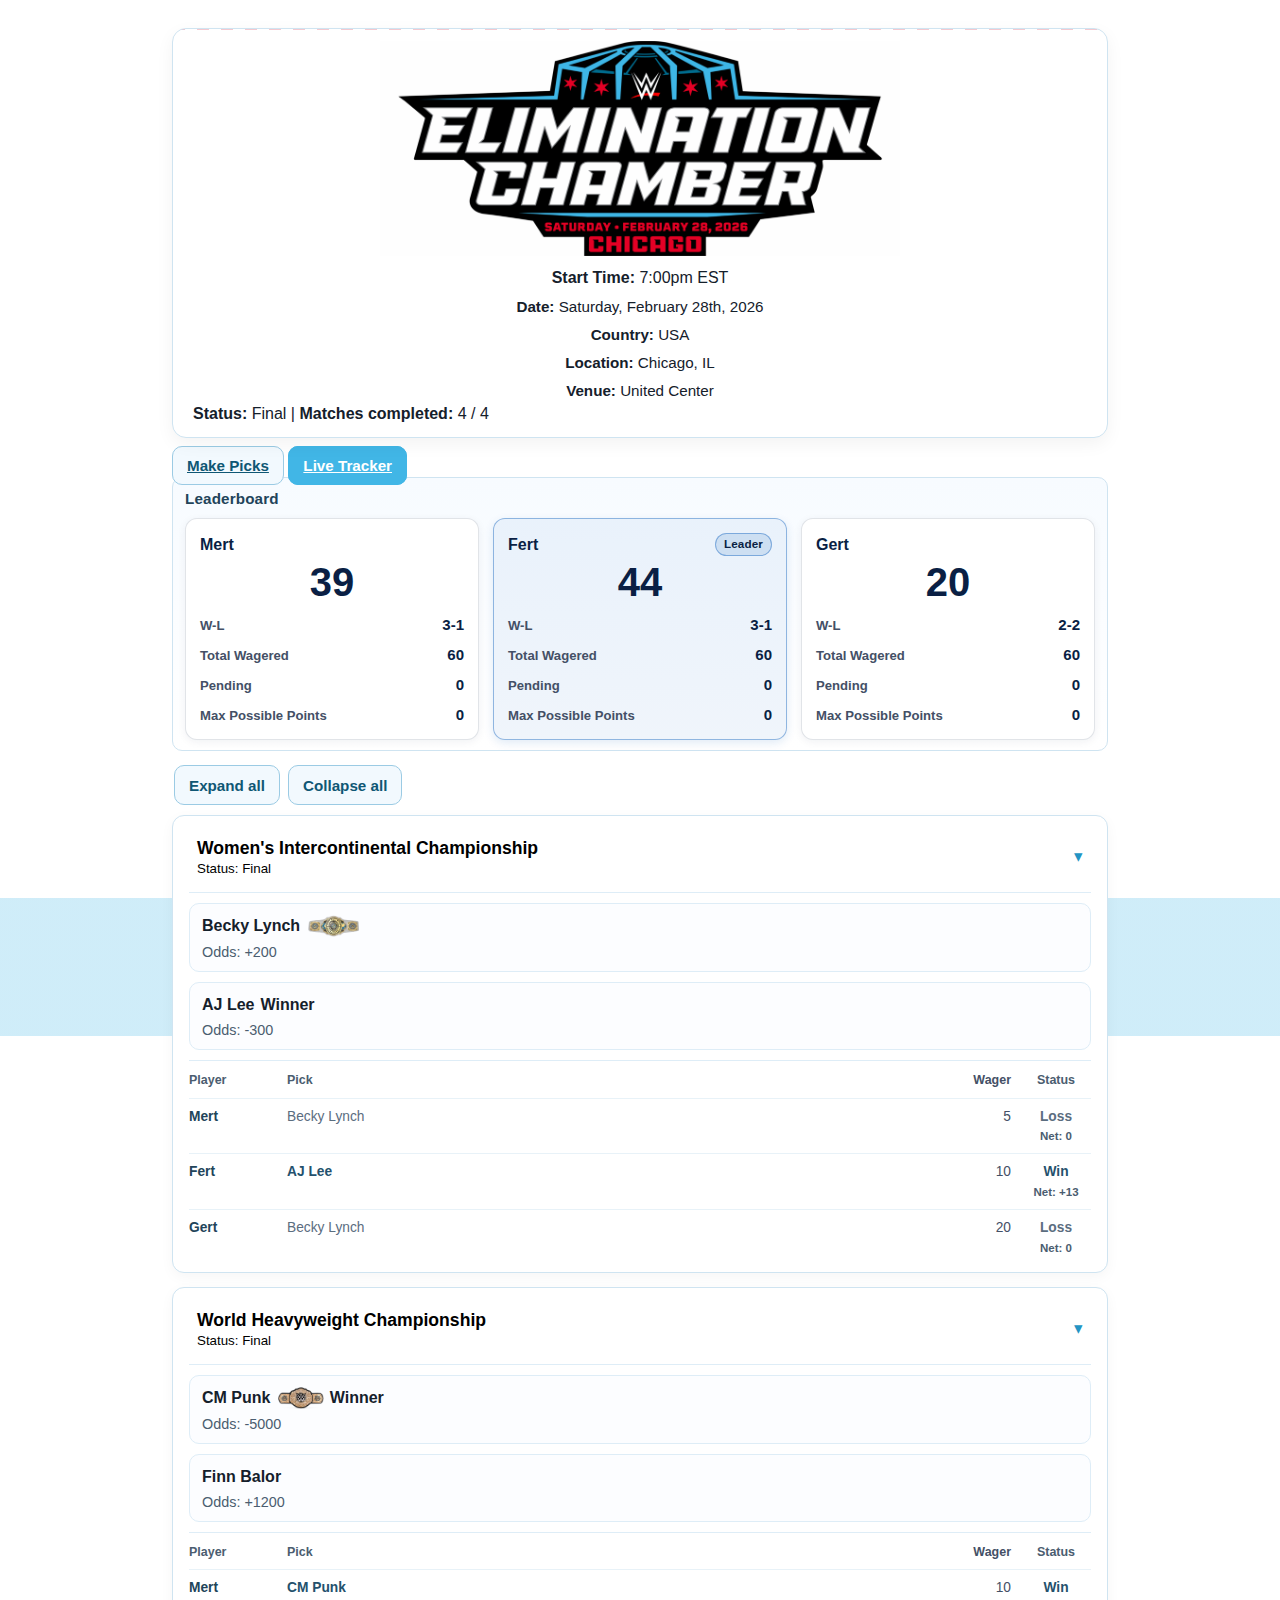
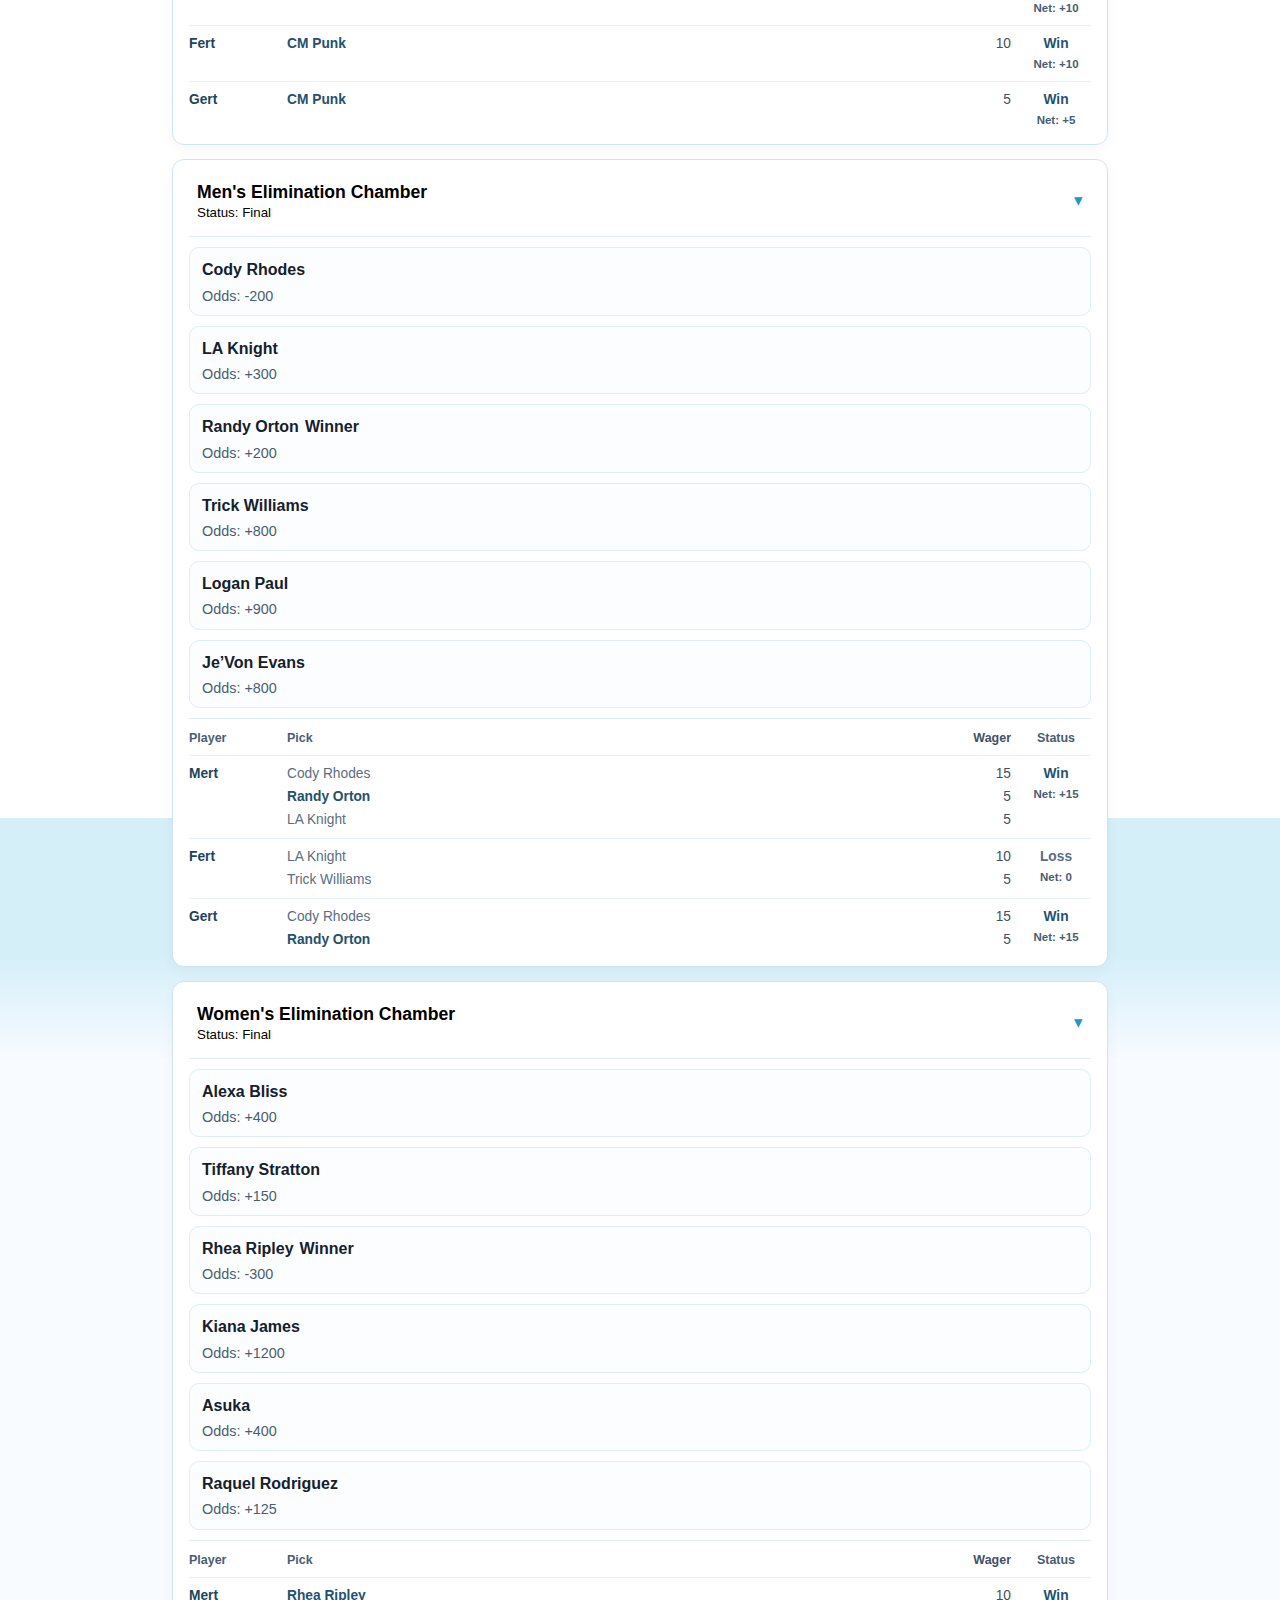
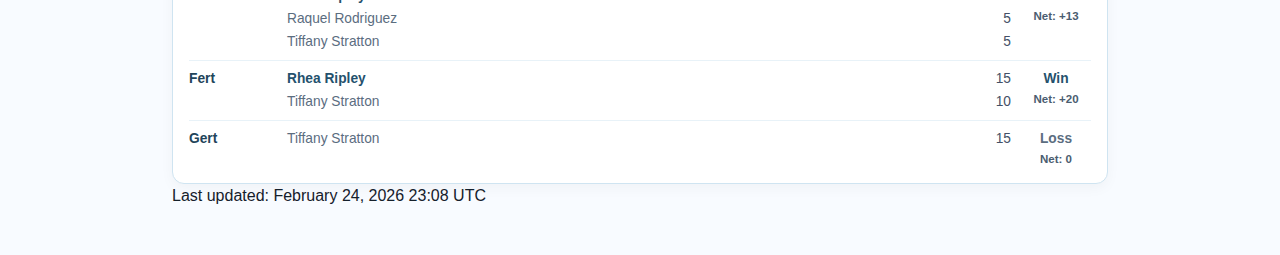
<file: live_EC2026.html>
<!doctype html>
<html lang="en">
<head>
  <meta charset="UTF-8">
  <meta name="viewport" content="width=device-width, initial-scale=1.0">
  <title>Elimination Chamber Live Tracker (EC2026)</title>
  <link rel="stylesheet" href="styles.css">
  <link rel="stylesheet" href="live.css">
  <style>
    .picks-grid {
      margin-top: 10px;
      border-top: 1px solid #deedf7;
      padding-top: 10px;
      display: grid;
      gap: 8px;
    }

    .picks-grid-header {
      display: grid;
      grid-template-columns: 88px 1fr 84px 70px;
      gap: 10px;
      color: #4b5d70;
      font-size: 0.78rem;
      font-weight: 700;
    }

    .picks-grid-row {
      display: grid;
      grid-template-columns: 88px 1fr 84px 70px;
      gap: 10px;
      align-items: start;
      font-size: 0.86rem;
      color: #24516d;
      border-top: 1px solid #e8f2f8;
      padding-top: 8px;
    }

    .picks-player {
      font-weight: 700;
      color: #22445a;
    }

    .picks-lines {
      display: grid;
      gap: 3px;
      color: #15202b;
    }

    .picks-line.winning-pick {
      color: #24516d;
      font-weight: 700;
    }

    .picks-line.losing-pick {
      color: #5b6d7f;
    }

    .picks-wager {
      text-align: right;
      color: #445066;
      font-variant-numeric: tabular-nums;
    }

    .picks-status {
      font-weight: 700;
      text-align: center;
    }

    .picks-status.win {
      color: #24516d;
    }

    .picks-status.loss {
      color: #5b6d7f;
    }

    .picks-status.pending {
      color: #456178;
    }

    .picks-net {
      margin-top: 2px;
      font-size: 0.72rem;
      font-weight: 600;
      color: #4b5d70;
      text-align: center;
      font-variant-numeric: tabular-nums;
    }

    .player-card.over-limit {
      border-color: rgba(122, 74, 0, 0.28);
      background: rgba(252, 248, 241, 0.85);
    }

    .player-warning {
      color: #7a4a00;
      font-size: 0.72rem;
      font-weight: 700;
      letter-spacing: 0.01em;
    }

    .match-status.issue {
      color: #7a4a00;
    }

    .match-issue {
      margin-top: 10px;
      padding: 8px 10px;
      border-radius: 8px;
      border: 1px solid #e4d2b7;
      background: #fcf8f1;
      color: #7a4a00;
      font-size: 0.84rem;
      line-height: 1.35;
    }

    @media (max-width: 700px) {
      .picks-grid-header,
      .picks-grid-row {
        grid-template-columns: 72px 1fr 70px 64px;
        gap: 8px;
        font-size: 0.8rem;
      }
    }
  </style>
</head>
<body>
  <main class="container">
    <header class="event-header" data-event-name="Elimination Chamber">
      <img class="event-logo" src="assets/logos/EC2026.png" alt="Elimination Chamber logo">
      <div class="event-time"><strong>Start Time:</strong> 7:00pm EST</div>
      <div class="event-meta">
        <div><strong>Date:</strong> Saturday, February 28th, 2026</div>
        <div><strong>Country:</strong> USA</div>
        <div><strong>Location:</strong> Chicago, IL</div>
        <div><strong>Venue:</strong> United Center</div>
      </div>
      <div class="live-status-line"><strong>Status:</strong> Pending | <strong>Matches completed:</strong> 0 / 4</div>
    </header>

    <nav class="page-nav" aria-label="Page navigation">
      <a class="copy-btn btn-secondary" href="event_EC2026.html">Make Picks</a>
      <a class="copy-btn btn-primary" href="live_EC2026.html">Live Tracker</a>
    </nav>

    
        <section class="summary-panel leaderboard-panel">
          <h3 class="summary-title">Leaderboard</h3>
          <div id="leaderboard-scoreboard" class="scoreboard" role="list" aria-label="Leaderboard scoreboard"></div>
        </section>
        

    <section class="match-controls" aria-label="Match controls">
      <button id="expand-all" class="copy-btn btn-secondary" type="button">Expand all</button>
      <button id="collapse-all" class="copy-btn btn-secondary" type="button">Collapse all</button>
    </section>

    <section class="matches">
      
            <section class="match-card">
                <button class="match-toggle" type="button" aria-expanded="true">
                    <div class="match-toggle-meta">
                        <h2>Women&#x27;s Intercontinental Championship</h2>
                        <span class="match-status pending">Status: Pending</span>
                    </div>
                    <span class="toggle-icon" aria-hidden="true">▾</span>
                </button>
                <div class="match-body">
                    
                <div class=" wrestler champion">
                    <div class="wrestler-main">
                        <span class="name">Becky Lynch<img class="belt-icon" src="assets/belts/womens_ic.png" alt="Women&#x27;s Intercontinental Championship belt"></span>
                    </div>
                    <div class="odds">Odds: +200</div>
                </div>
                
                <div class=" wrestler">
                    <div class="wrestler-main">
                        <span class="name">AJ Lee</span>
                    </div>
                    <div class="odds">Odds: -300</div>
                </div>
                
                </div>
            </section>
            
            <section class="match-card">
                <button class="match-toggle" type="button" aria-expanded="true">
                    <div class="match-toggle-meta">
                        <h2>World Heavyweight Championship</h2>
                        <span class="match-status pending">Status: Pending</span>
                    </div>
                    <span class="toggle-icon" aria-hidden="true">▾</span>
                </button>
                <div class="match-body">
                    
                <div class=" wrestler champion">
                    <div class="wrestler-main">
                        <span class="name">CM Punk<img class="belt-icon" src="assets/belts/world_heavyweight.png" alt="World Heavyweight Championship belt"></span>
                    </div>
                    <div class="odds">Odds: -5000</div>
                </div>
                
                <div class=" wrestler">
                    <div class="wrestler-main">
                        <span class="name">Finn Balor</span>
                    </div>
                    <div class="odds">Odds: +1200</div>
                </div>
                
                </div>
            </section>
            
            <section class="match-card">
                <button class="match-toggle" type="button" aria-expanded="true">
                    <div class="match-toggle-meta">
                        <h2>Men&#x27;s Elimination Chamber</h2>
                        <span class="match-status pending">Status: Pending</span>
                    </div>
                    <span class="toggle-icon" aria-hidden="true">▾</span>
                </button>
                <div class="match-body">
                    
                <div class=" wrestler">
                    <div class="wrestler-main">
                        <span class="name">Cody Rhodes</span>
                    </div>
                    <div class="odds">Odds: -200</div>
                </div>
                
                <div class=" wrestler">
                    <div class="wrestler-main">
                        <span class="name">LA Knight</span>
                    </div>
                    <div class="odds">Odds: +300</div>
                </div>
                
                <div class=" wrestler">
                    <div class="wrestler-main">
                        <span class="name">Randy Orton</span>
                    </div>
                    <div class="odds">Odds: +200</div>
                </div>
                
                <div class=" wrestler">
                    <div class="wrestler-main">
                        <span class="name">Trick Williams</span>
                    </div>
                    <div class="odds">Odds: +800</div>
                </div>
                
                <div class=" wrestler">
                    <div class="wrestler-main">
                        <span class="name">Logan Paul</span>
                    </div>
                    <div class="odds">Odds: +900</div>
                </div>
                
                <div class=" wrestler">
                    <div class="wrestler-main">
                        <span class="name">Je’Von Evans</span>
                    </div>
                    <div class="odds">Odds: +800</div>
                </div>
                
                </div>
            </section>
            
            <section class="match-card">
                <button class="match-toggle" type="button" aria-expanded="true">
                    <div class="match-toggle-meta">
                        <h2>Women&#x27;s Elimination Chamber</h2>
                        <span class="match-status pending">Status: Pending</span>
                    </div>
                    <span class="toggle-icon" aria-hidden="true">▾</span>
                </button>
                <div class="match-body">
                    
                <div class=" wrestler">
                    <div class="wrestler-main">
                        <span class="name">Alexa Bliss</span>
                    </div>
                    <div class="odds">Odds: +400</div>
                </div>
                
                <div class=" wrestler">
                    <div class="wrestler-main">
                        <span class="name">Tiffany Stratton</span>
                    </div>
                    <div class="odds">Odds: +150</div>
                </div>
                
                <div class=" wrestler">
                    <div class="wrestler-main">
                        <span class="name">Rhea Ripley</span>
                    </div>
                    <div class="odds">Odds: -300</div>
                </div>
                
                <div class=" wrestler">
                    <div class="wrestler-main">
                        <span class="name">Kiana James</span>
                    </div>
                    <div class="odds">Odds: +1200</div>
                </div>
                
                <div class=" wrestler">
                    <div class="wrestler-main">
                        <span class="name">Asuka</span>
                    </div>
                    <div class="odds">Odds: +400</div>
                </div>
                
                <div class=" wrestler">
                    <div class="wrestler-main">
                        <span class="name">Raquel Rodriguez</span>
                    </div>
                    <div class="odds">Odds: +125</div>
                </div>
                
                </div>
            </section>
            
    </section>

    <footer class="site-footer">
      Last updated: February 24, 2026 23:08 UTC
    </footer>
  </main>
  <script>
  document.addEventListener("DOMContentLoaded", function () {
    const PLAYERS = ["Mert", "Fert", "Gert"];
    const EVENT_ROWS = [
      { match: "Men's Elimination Chamber", wrestler: "Cody Rhodes", odds: -200, result: "L", totalPlayerPoints: 60, MertWager: 15, FertWager: 0, GertWager: 15 },
      { match: "Men's Elimination Chamber", wrestler: "Randy Orton", odds: 200, result: "W", totalPlayerPoints: 60, MertWager: 5, FertWager: 0, GertWager: 5 },
      { match: "Men's Elimination Chamber", wrestler: "LA Knight", odds: 300, result: "L", totalPlayerPoints: 60, MertWager: 5, FertWager: 10, GertWager: 0 },
      { match: "Men's Elimination Chamber", wrestler: "Trick Williams", odds: 800, result: "L", totalPlayerPoints: 60, MertWager: 0, FertWager: 5, GertWager: 0 },
      { match: "Men's Elimination Chamber", wrestler: "Je'Von Evans", odds: 800, result: "L", totalPlayerPoints: 60, MertWager: 0, FertWager: 0, GertWager: 0 },
      { match: "Men's Elimination Chamber", wrestler: "Logan Paul", odds: 900, result: "L", totalPlayerPoints: 60, MertWager: 0, FertWager: 0, GertWager: 0 },
      { match: "Women's Elimination Chamber", wrestler: "Rhea Ripley", odds: -300, result: "W", totalPlayerPoints: 60, MertWager: 10, FertWager: 15, GertWager: 0 },
      { match: "Women's Elimination Chamber", wrestler: "Raquel Rodriguez", odds: 125, result: "L", totalPlayerPoints: 60, MertWager: 5, FertWager: 0, GertWager: 0 },
      { match: "Women's Elimination Chamber", wrestler: "Tiffany Stratton", odds: 150, result: "L", totalPlayerPoints: 60, MertWager: 5, FertWager: 10, GertWager: 15 },
      { match: "Women's Elimination Chamber", wrestler: "Alexa Bliss", odds: 400, result: "L", totalPlayerPoints: 60, MertWager: 0, FertWager: 0, GertWager: 0 },
      { match: "Women's Elimination Chamber", wrestler: "Asuka", odds: 400, result: "L", totalPlayerPoints: 60, MertWager: 0, FertWager: 0, GertWager: 0 },
      { match: "Women's Elimination Chamber", wrestler: "Kiana James", odds: 1200, result: "L", totalPlayerPoints: 60, MertWager: 0, FertWager: 0, GertWager: 0 },
      { match: "Women's Intercontinental Championship", wrestler: "AJ Lee", odds: -300, result: "W", totalPlayerPoints: 60, MertWager: 0, FertWager: 10, GertWager: 0 },
      { match: "Women's Intercontinental Championship", wrestler: "Becky Lynch", odds: 200, result: "L", totalPlayerPoints: 60, MertWager: 5, FertWager: 0, GertWager: 20 },
      { match: "World Heavyweight Championship", wrestler: "CM Punk", odds: -5000, result: "W", totalPlayerPoints: 60, MertWager: 10, FertWager: 10, GertWager: 5 },
      { match: "World Heavyweight Championship", wrestler: "Finn Balor", odds: 1200, result: "L", totalPlayerPoints: 60, MertWager: 0, FertWager: 0, GertWager: 0 }
    ];

    const cards = Array.from(document.querySelectorAll(".match-card"));
    const leaderboardScoreboard = document.getElementById("leaderboard-scoreboard");
    const statusLine = document.querySelector(".live-status-line");

    function toWholeNumber(value) {
      const num = Number(value);
      if (!Number.isFinite(num)) return 0;
      return Math.round(num);
    }

    function normalizeName(value) {
      return String(value || "").replace(/[’`]/g, "'").trim().toLowerCase();
    }

    function profitFromOdds(wager, odds) {
      const wagerNum = Number(wager);
      const oddsNum = Number(odds);
      if (!Number.isFinite(wagerNum) || wagerNum <= 0 || !Number.isFinite(oddsNum) || oddsNum === 0) return 0;
      if (oddsNum < 0) return wagerNum * (100 / Math.abs(oddsNum));
      return wagerNum * (oddsNum / 100);
    }

    function renderLeaderboard(players) {
      if (!leaderboardScoreboard) return;
      if (!players.length) {
        leaderboardScoreboard.innerHTML = "";
        return;
      }

      const maxScore = players.reduce(function (max, p) { return Math.max(max, p.score); }, 0);
      leaderboardScoreboard.innerHTML = players.map(function (p) {
        const isLeader = p.score === maxScore;
        return (
          '<article class="player-card' + (isLeader ? ' leader' : '') + (p.overLimit ? ' over-limit' : '') + '" role="listitem" aria-label="' + p.player + ' leaderboard card">' +
            '<div class="player-card-head">' +
              '<h4 class="player-name">' + p.player + '</h4>' +
              (isLeader ? '<span class="leader-badge">Leader</span>' : '') +
            '</div>' +
            '<div class="player-score">' + p.score + '</div>' +
            '<dl class="player-stats">' +
              '<div class="player-stat"><dt>W-L</dt><dd>' + p.wins + '-' + p.losses + '</dd></div>' +
              '<div class="player-stat"><dt>Total Wagered</dt><dd>' + p.totalWagered + '</dd></div>' +
              '<div class="player-stat"><dt>Pending</dt><dd>' + p.pending + '</dd></div>' +
              '<div class="player-stat"><dt>Max Possible Points</dt><dd>' + p.maxPossiblePoints + '</dd></div>' +
            '</dl>' +
            (p.overLimit ? '<div class="player-warning">Over event point limit</div>' : '') +
          '</article>'
        );
      }).join("");
    }

    function getCardByMatchName() {
      const map = {};
      cards.forEach(function (card) {
        const titleEl = card.querySelector(".match-toggle h2");
        if (!titleEl) return;
        const matchName = titleEl.textContent.trim();
        map[matchName] = card;
      });
      return map;
    }

    function computeMatchStatus(rows) {
      const normalized = rows.map(function (row) { return String(row.result || "").trim().toUpperCase(); });
      const winners = rows.filter(function (row) { return String(row.result || "").trim().toUpperCase() === "W"; });
      const hasAnyResult = normalized.some(function (value) { return value === "W" || value === "L"; });
      const allBlank = normalized.every(function (value) { return value === ""; });
      const allNonWAreL = rows.every(function (row) {
        const value = String(row.result || "").trim().toUpperCase();
        return value === "W" || value === "L";
      });

      if (winners.length === 1 && allNonWAreL) {
        return { status: "final", winner: winners[0].wrestler, issue: "" };
      }
      if (allBlank) {
        return { status: "pending", winner: "", issue: "" };
      }
      if (winners.length > 1) {
        return { status: "issue", winner: "", issue: "Data issue: multiple winners marked in this match." };
      }
      if (hasAnyResult) {
        return { status: "issue", winner: "", issue: "Data issue: finalized matches must have exactly one W and all others L." };
      }
      return { status: "pending", winner: "", issue: "" };
    }

    function buildGroups() {
      const groups = {};
      EVENT_ROWS.forEach(function (row) {
        if (!groups[row.match]) groups[row.match] = [];
        groups[row.match].push(row);
      });
      return groups;
    }

    function buildScoreboard(groups) {
      const eventTotalPointsRaw = EVENT_ROWS.find(function (row) {
        return Number.isFinite(Number(row.totalPlayerPoints));
      });
      const eventTotalPoints = eventTotalPointsRaw ? Number(eventTotalPointsRaw.totalPlayerPoints) : 0;
      const playerTotals = {};
      PLAYERS.forEach(function (player) {
        playerTotals[player] = {
          player: player,
          scoreInternal: 0,
          wins: 0,
          losses: 0,
          pending: 0,
          maxPossiblePoints: 0,
          totalWagered: 0
        };
      });

      Object.keys(groups).forEach(function (matchName) {
        const rows = groups[matchName];
        const matchState = computeMatchStatus(rows);

        PLAYERS.forEach(function (player) {
          const wagerField = player + "Wager";
          const selections = rows
            .map(function (row) {
              return {
                wrestler: row.wrestler,
                odds: Number(row.odds),
                result: String(row.result || "").trim().toUpperCase(),
                wager: Number(row[wagerField] || 0)
              };
            })
            .filter(function (entry) { return Number.isFinite(entry.wager) && entry.wager > 0; });
          const participated = selections.length > 0;
          selections.forEach(function (entry) {
            playerTotals[player].totalWagered += entry.wager;
          });

          if (matchState.status === "final") {
            if (participated) {
              const pickedWinner = selections.some(function (entry) {
                return normalizeName(entry.wrestler) === normalizeName(matchState.winner);
              });
              if (pickedWinner) {
                playerTotals[player].wins += 1;
              } else {
                playerTotals[player].losses += 1;
              }
            }

            selections.forEach(function (entry) {
              if (entry.result === "W" || normalizeName(entry.wrestler) === normalizeName(matchState.winner)) {
                playerTotals[player].scoreInternal += entry.wager + profitFromOdds(entry.wager, entry.odds);
              }
            });
          } else {
            selections.forEach(function (entry) {
              playerTotals[player].pending += entry.wager;
              playerTotals[player].maxPossiblePoints += entry.wager + profitFromOdds(entry.wager, entry.odds);
            });
          }
        });
      });

      return PLAYERS.map(function (player) {
        const totals = playerTotals[player];
        return {
          player: totals.player,
          score: Math.max(0, toWholeNumber(totals.scoreInternal)),
          wins: toWholeNumber(totals.wins),
          losses: toWholeNumber(totals.losses),
          pending: toWholeNumber(totals.pending),
          maxPossiblePoints: toWholeNumber(totals.maxPossiblePoints),
          totalWagered: toWholeNumber(totals.totalWagered),
          overLimit: totals.totalWagered > eventTotalPoints
        };
      });
    }

    function updatePageStatus(groups) {
      if (!statusLine) return;
      const names = Object.keys(groups);
      const totalMatches = names.length;
      let finalCount = 0;
      let pendingCount = 0;
      names.forEach(function (name) {
        const matchState = computeMatchStatus(groups[name]);
        if (matchState.status === "final") {
          finalCount += 1;
        } else {
          pendingCount += 1;
        }
      });

      let overall = "Pending";
      if (finalCount === 0) {
        overall = "Pending";
      } else if (pendingCount === 0) {
        overall = "Final";
      } else {
        overall = "Live";
      }
      statusLine.innerHTML = "<strong>Status:</strong> " + overall + " | <strong>Matches completed:</strong> " + finalCount + " / " + totalMatches;
    }

    function updateMatchCards(groups) {
      const cardByMatch = getCardByMatchName();
      Object.keys(groups).forEach(function (matchName) {
        const card = cardByMatch[matchName];
        if (!card) return;
        const rows = groups[matchName];
        const state = computeMatchStatus(rows);
        const matchStatusEl = card.querySelector(".match-status");
        if (matchStatusEl) {
          matchStatusEl.classList.remove("pending", "final", "invalid", "issue");
          if (state.status === "final") {
            matchStatusEl.textContent = "Status: Final";
            matchStatusEl.classList.add("final");
          } else if (state.status === "issue") {
            matchStatusEl.textContent = "Status: Data issue";
            matchStatusEl.classList.add("issue");
          } else {
            matchStatusEl.textContent = "Status: Pending";
            matchStatusEl.classList.add("pending");
          }
        }

        const wrestlerRows = Array.from(card.querySelectorAll(".wrestler"));
        wrestlerRows.forEach(function (wrestlerRow) {
          wrestlerRow.classList.remove("result-lost");
          const resultPill = wrestlerRow.querySelector(".result-pill");
          if (resultPill) resultPill.remove();
          const nameEl = wrestlerRow.querySelector(".name");
          if (!nameEl) return;
          const wrestlerName = nameEl.childNodes[0] ? nameEl.childNodes[0].nodeValue.trim() : nameEl.textContent.trim();
          if (state.status === "final" && normalizeName(wrestlerName) === normalizeName(state.winner)) {
            const winnerPill = document.createElement("span");
            winnerPill.className = "result-pill";
            winnerPill.textContent = "Winner";
            nameEl.appendChild(winnerPill);
          }
        });

        const oldIssue = card.querySelector(".match-issue");
        if (oldIssue) oldIssue.remove();
        if (state.status === "issue") {
          const issueEl = document.createElement("div");
          issueEl.className = "match-issue";
          issueEl.textContent = state.issue;
          const body = card.querySelector(".match-body");
          if (body) body.appendChild(issueEl);
        }
      });
    }

    function renderPicks(groups) {
      const cardByMatch = getCardByMatchName();
      Object.keys(groups).forEach(function (matchName) {
        const card = cardByMatch[matchName];
        if (!card) return;
        const rows = groups[matchName];
        const state = computeMatchStatus(rows);
        const body = card.querySelector(".match-body");
        if (!body) return;

        const existing = body.querySelector(".picks-grid");
        if (existing) existing.remove();

        const picksGrid = document.createElement("div");
        picksGrid.className = "picks-grid";
        picksGrid.innerHTML =
          '<div class="picks-grid-header">' +
            '<span>Player</span><span>Pick</span><span class="picks-wager">Wager</span><span class="picks-status">Status</span>' +
          '</div>';

        PLAYERS.forEach(function (player) {
          const wagerField = player + "Wager";
          const selections = rows
            .map(function (row) {
              return {
                wrestler: row.wrestler,
                odds: Number(row.odds),
                result: String(row.result || "").trim().toUpperCase(),
                wager: Number(row[wagerField] || 0)
              };
            })
            .filter(function (entry) { return Number.isFinite(entry.wager) && entry.wager > 0; });
          const participated = selections.length > 0;
          const pickedWinner = selections.some(function (entry) {
            return normalizeName(entry.wrestler) === normalizeName(state.winner);
          });

          let statusText = "Pending";
          let statusClass = "pending";
          if (state.status === "final") {
            if (pickedWinner) {
              statusText = "Win";
              statusClass = "win";
            } else if (participated) {
              statusText = "Loss";
              statusClass = "loss";
            } else {
              statusText = "—";
              statusClass = "";
            }
          } else if (state.status === "issue") {
            statusText = "Issue";
            statusClass = "loss";
          }

          let matchNet = 0;
          if (state.status === "final") {
            selections.forEach(function (entry) {
              if (entry.result === "W" || normalizeName(entry.wrestler) === normalizeName(state.winner)) {
                matchNet += entry.wager + profitFromOdds(entry.wager, entry.odds);
              }
            });
          }
          const matchNetWhole = toWholeNumber(matchNet);
          const matchNetDisplay = matchNetWhole > 0 ? "+" + matchNetWhole : String(matchNetWhole);

          const picksLines = selections.length
            ? selections.map(function (entry) {
                let lineClass = "";
                if (state.status === "final") {
                  if (entry.result === "W" || normalizeName(entry.wrestler) === normalizeName(state.winner)) {
                    lineClass = " winning-pick";
                  } else {
                    lineClass = " losing-pick";
                  }
                }
                return '<div class="picks-line' + lineClass + '">' + entry.wrestler + "</div>";
              }).join("")
            : '<div class="picks-line">—</div>';

          const wagerLines = selections.length
            ? selections.map(function (entry) {
                return '<div class="picks-line">' + toWholeNumber(entry.wager) + "</div>";
              }).join("")
            : '<div class="picks-line">—</div>';

          const row = document.createElement("div");
          row.className = "picks-grid-row";
          row.innerHTML =
            '<div class="picks-player">' + player + "</div>" +
            '<div class="picks-lines">' + picksLines + "</div>" +
            '<div class="picks-lines picks-wager">' + wagerLines + "</div>" +
            '<div><div class="picks-status ' + statusClass + '">' + statusText + "</div><div class=\"picks-net\">Net: " + matchNetDisplay + "</div></div>";
          picksGrid.appendChild(row);
        });

        body.appendChild(picksGrid);
      });
    }

    function setExpanded(card, expanded) {
      const toggle = card.querySelector(".match-toggle");
      const body = card.querySelector(".match-body");
      if (!toggle || !body) return;
      toggle.setAttribute("aria-expanded", expanded ? "true" : "false");
      body.hidden = !expanded;
    }
    cards.forEach(function (card) {
      const toggle = card.querySelector(".match-toggle");
      setExpanded(card, true);
      if (toggle) {
        toggle.addEventListener("click", function () {
          const expanded = toggle.getAttribute("aria-expanded") === "true";
          setExpanded(card, !expanded);
        });
      }
    });
    const expandAll = document.getElementById("expand-all");
    const collapseAll = document.getElementById("collapse-all");
    if (expandAll) expandAll.addEventListener("click", function () { cards.forEach(function (c) { setExpanded(c, true); }); });
    if (collapseAll) collapseAll.addEventListener("click", function () { cards.forEach(function (c) { setExpanded(c, false); }); });

    const groups = buildGroups();
    const hasAnyWager = EVENT_ROWS.some(function (row) {
      return PLAYERS.some(function (player) {
        return Number(row[player + "Wager"] || 0) > 0;
      });
    });
    renderLeaderboard(hasAnyWager ? buildScoreboard(groups) : []);
    updatePageStatus(groups);
    updateMatchCards(groups);
    renderPicks(groups);
  });
  </script>
</body>
</html>
</file>
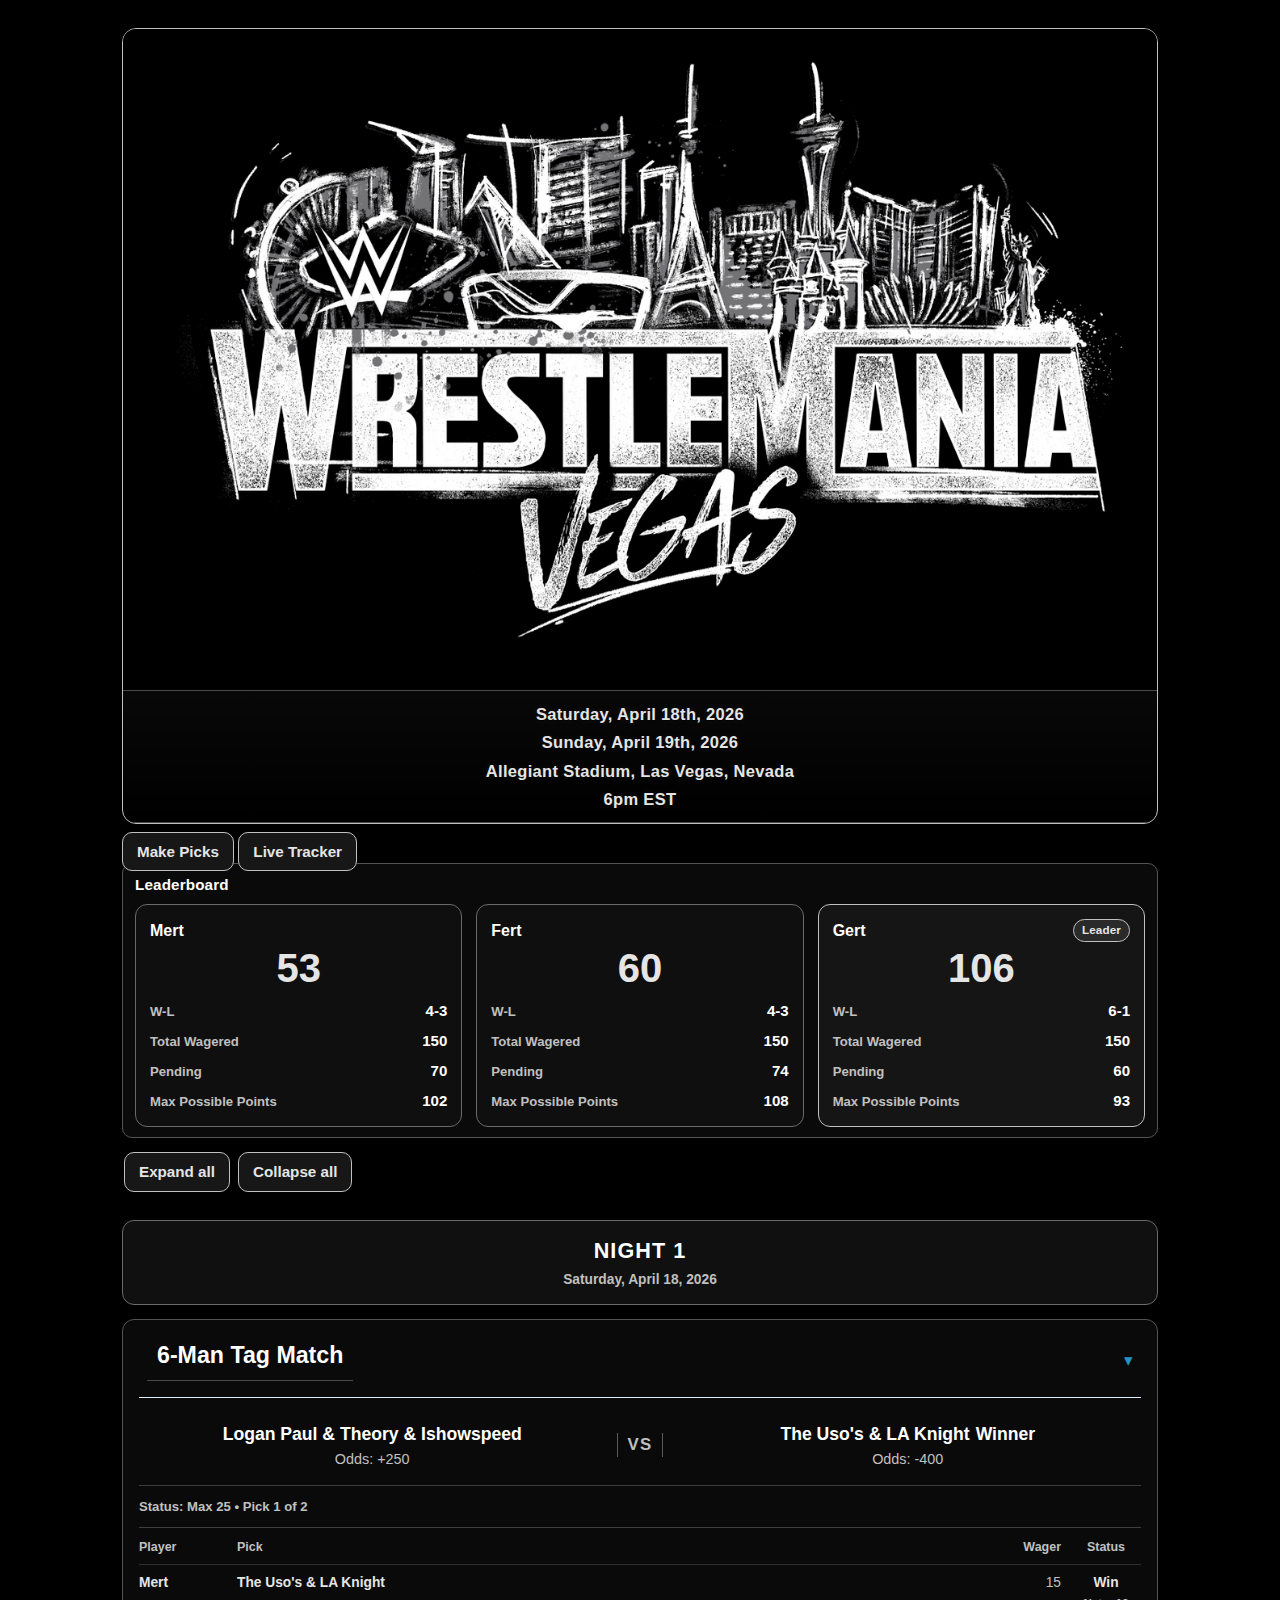
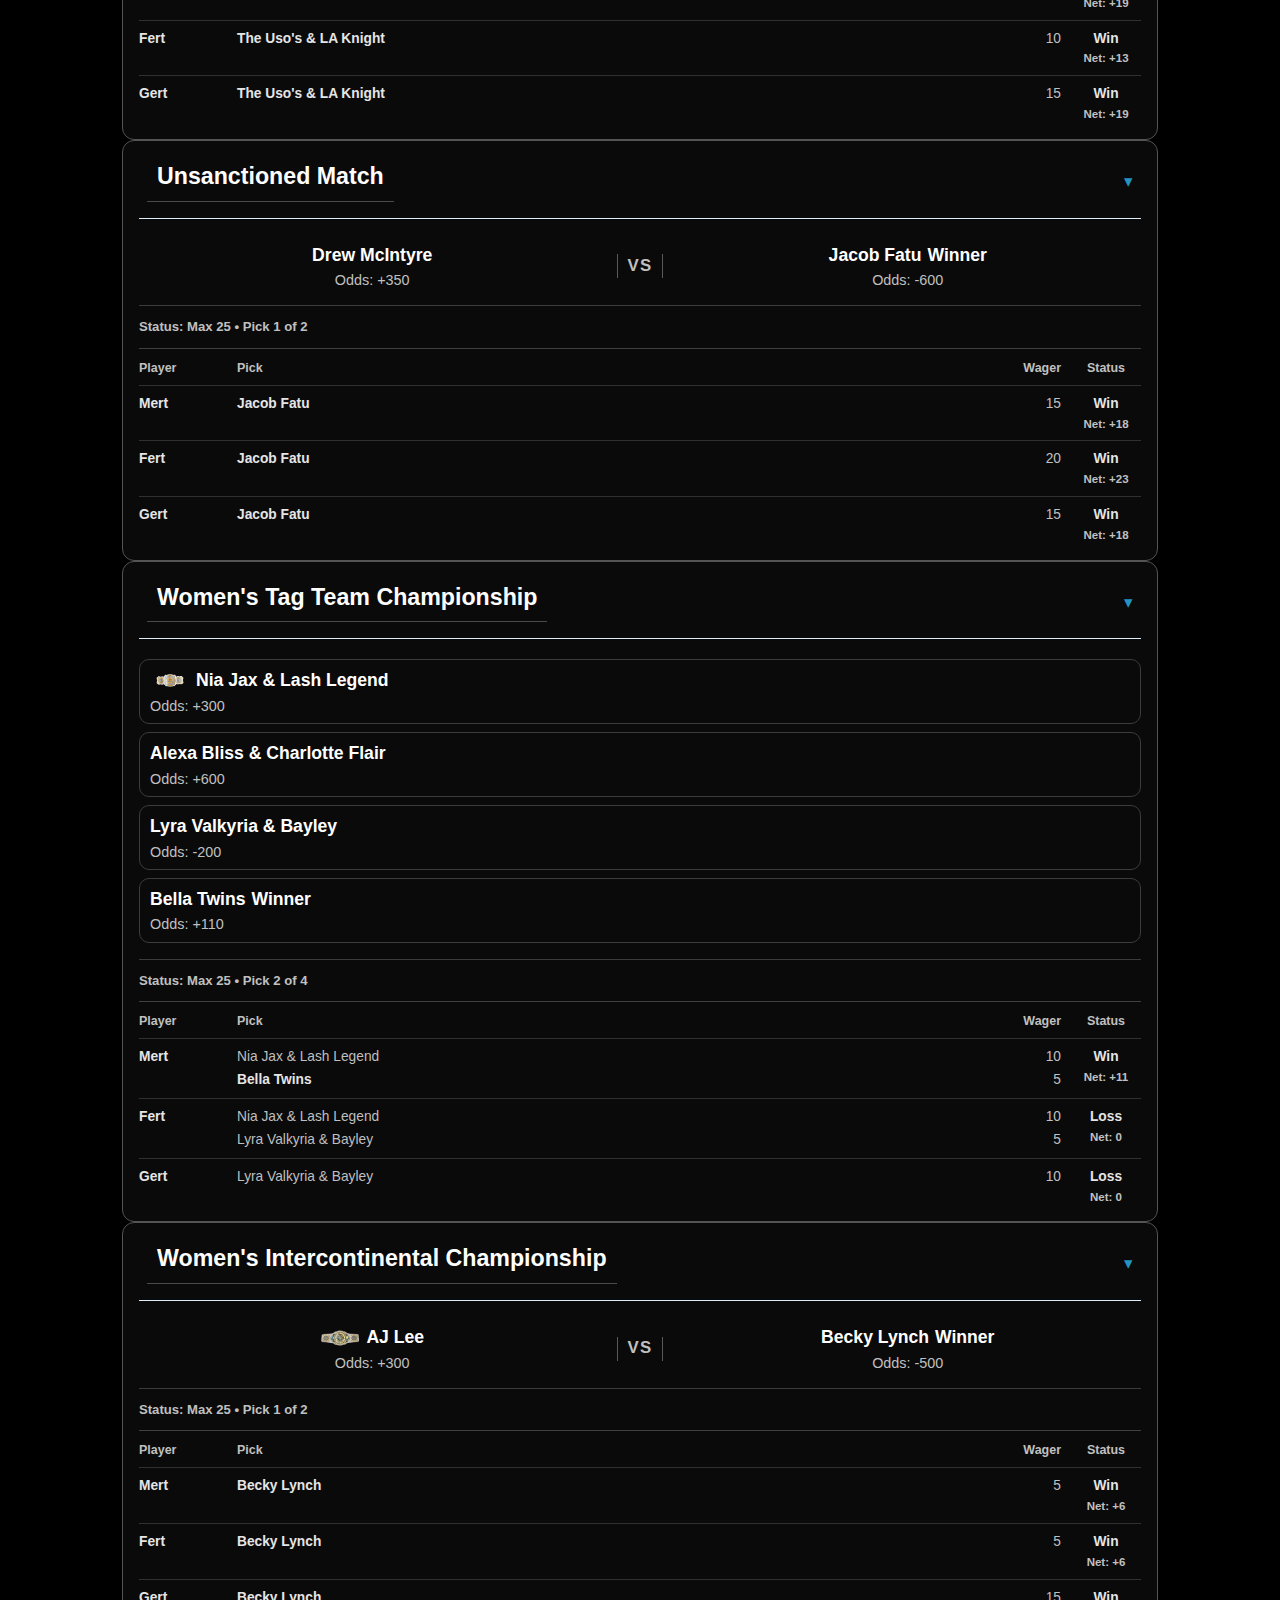
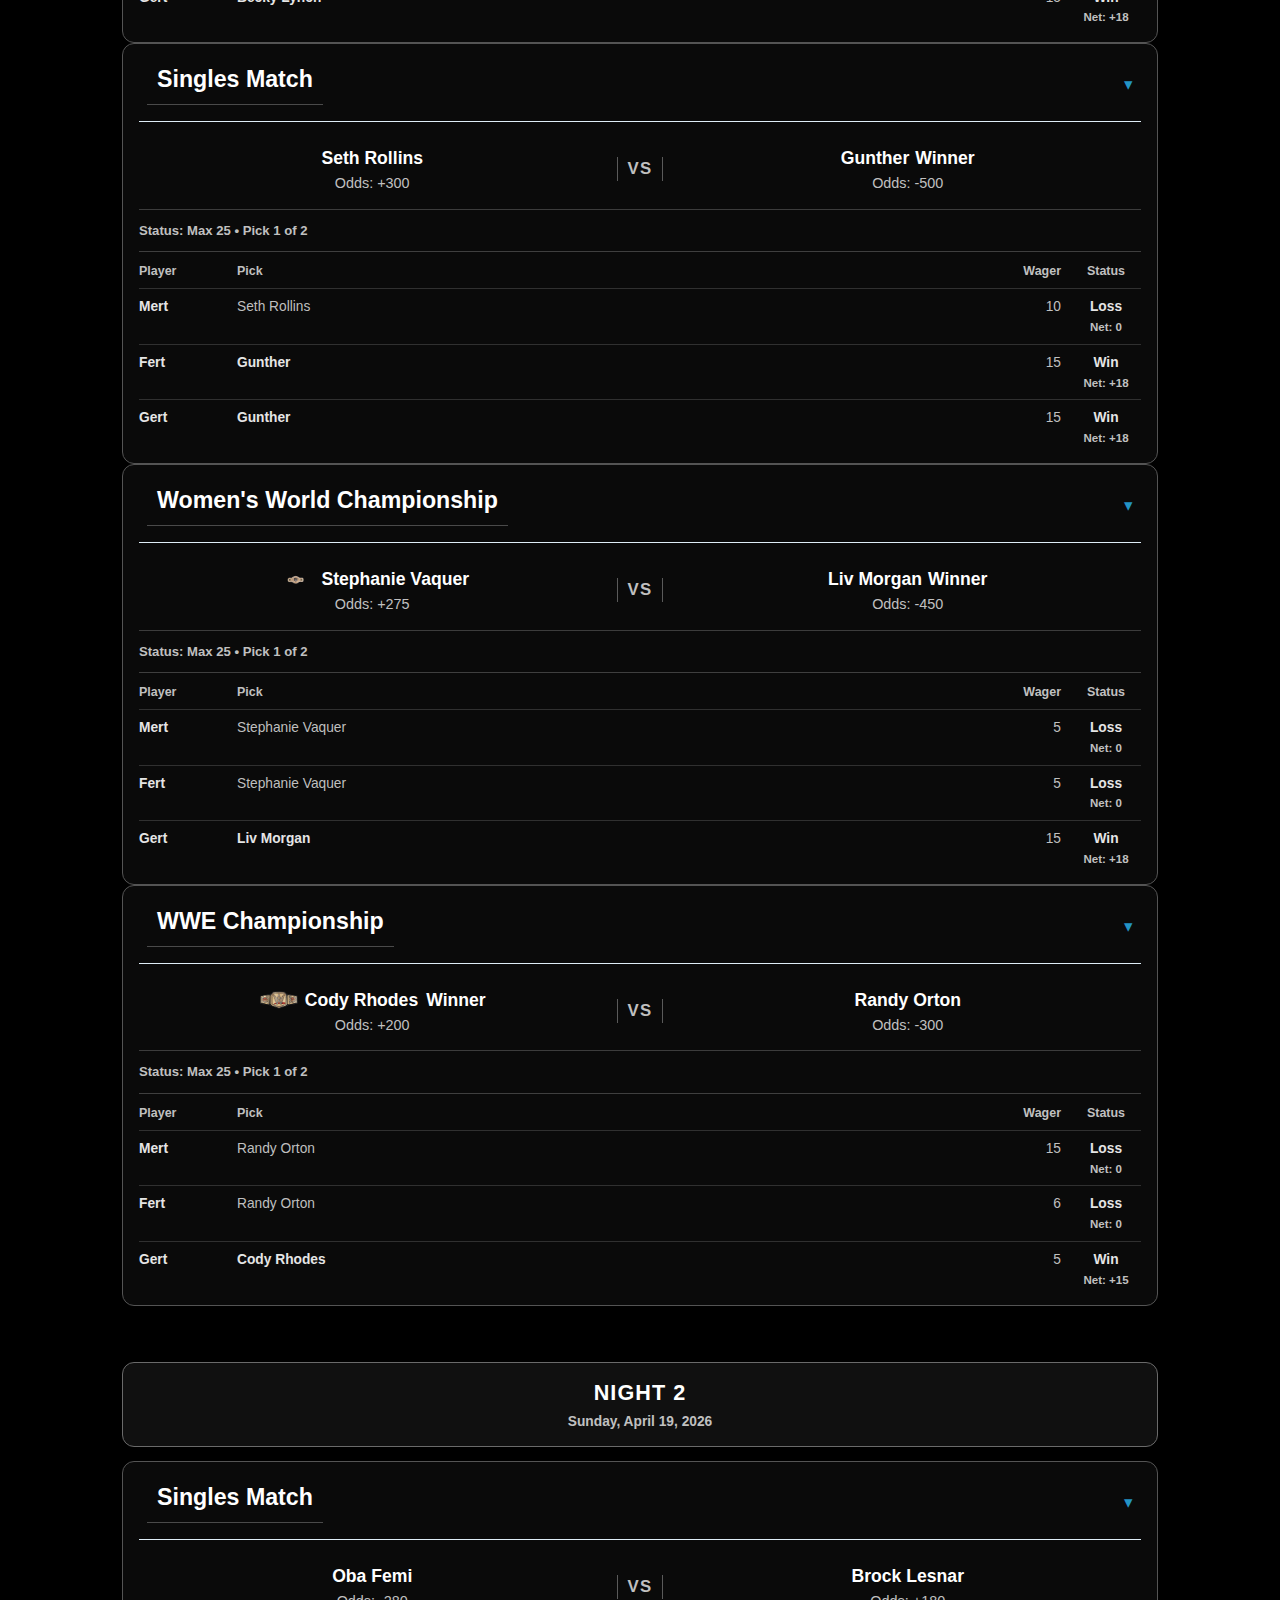
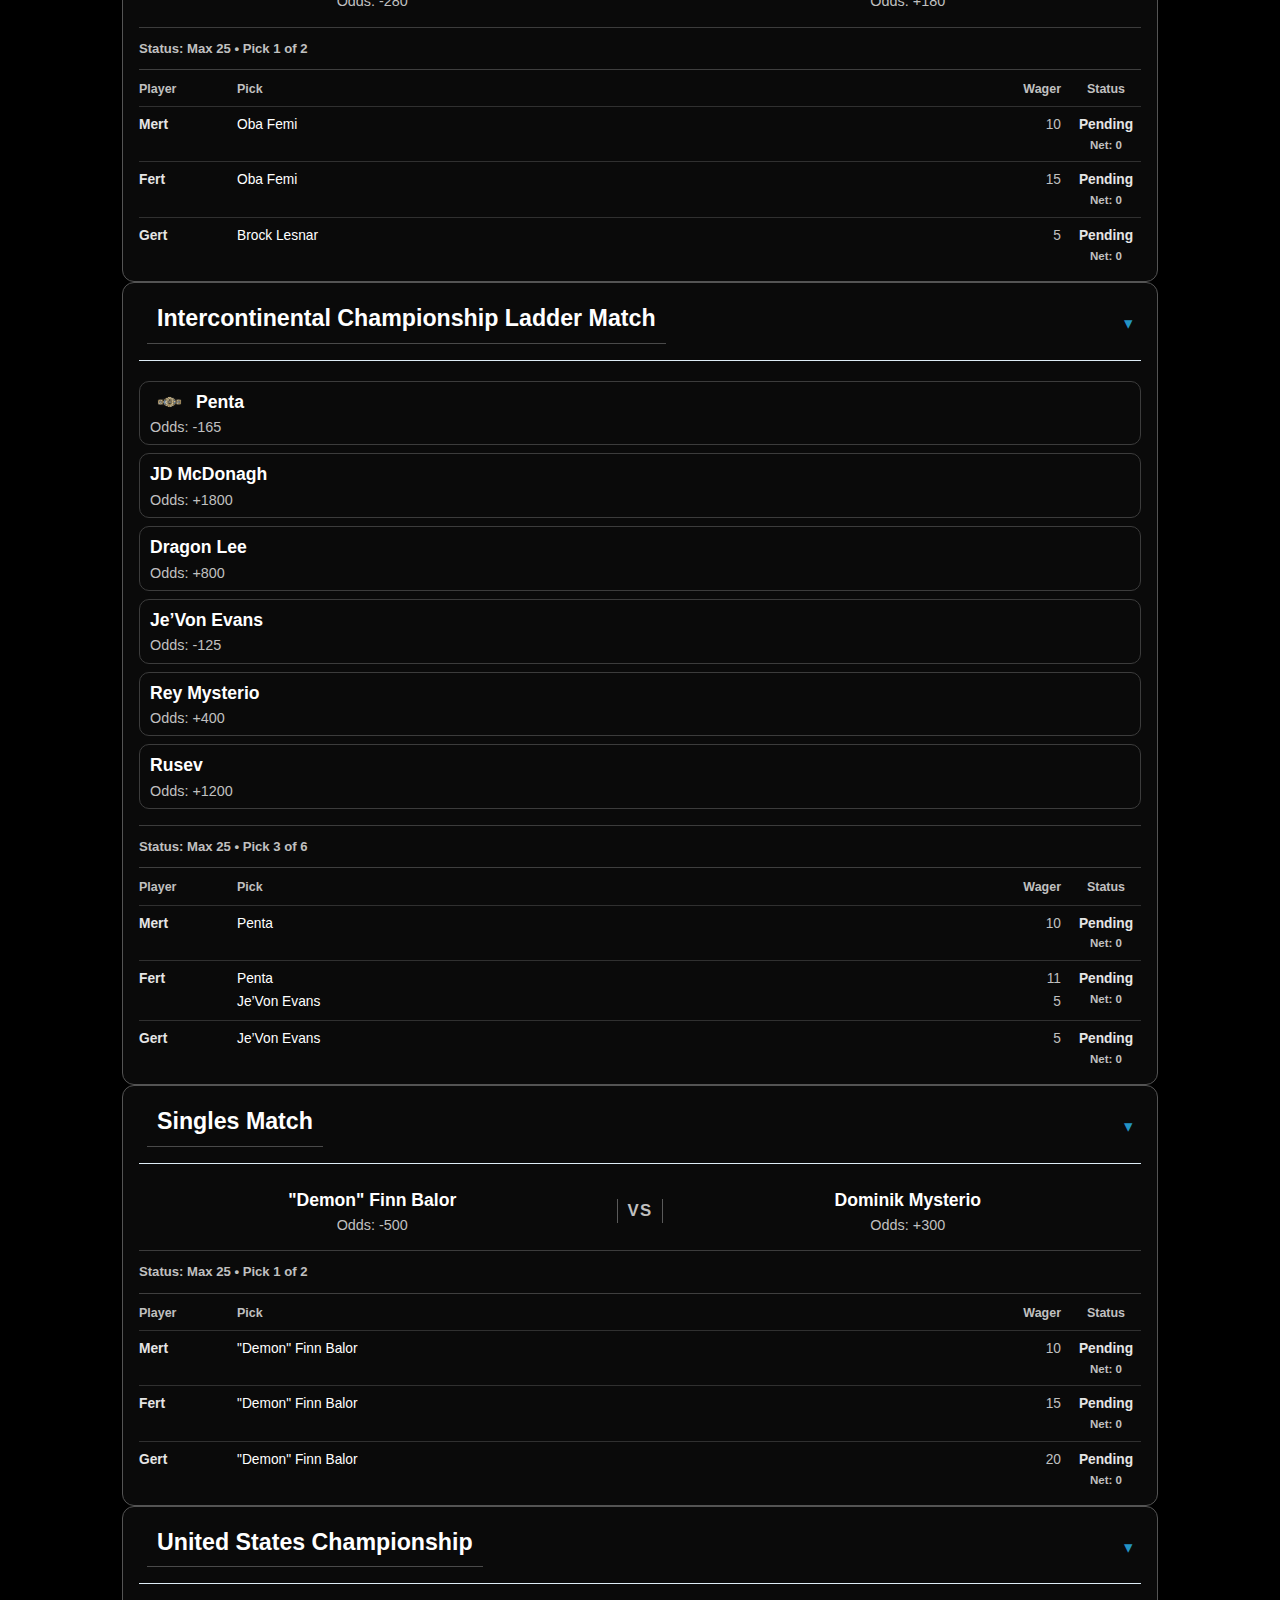
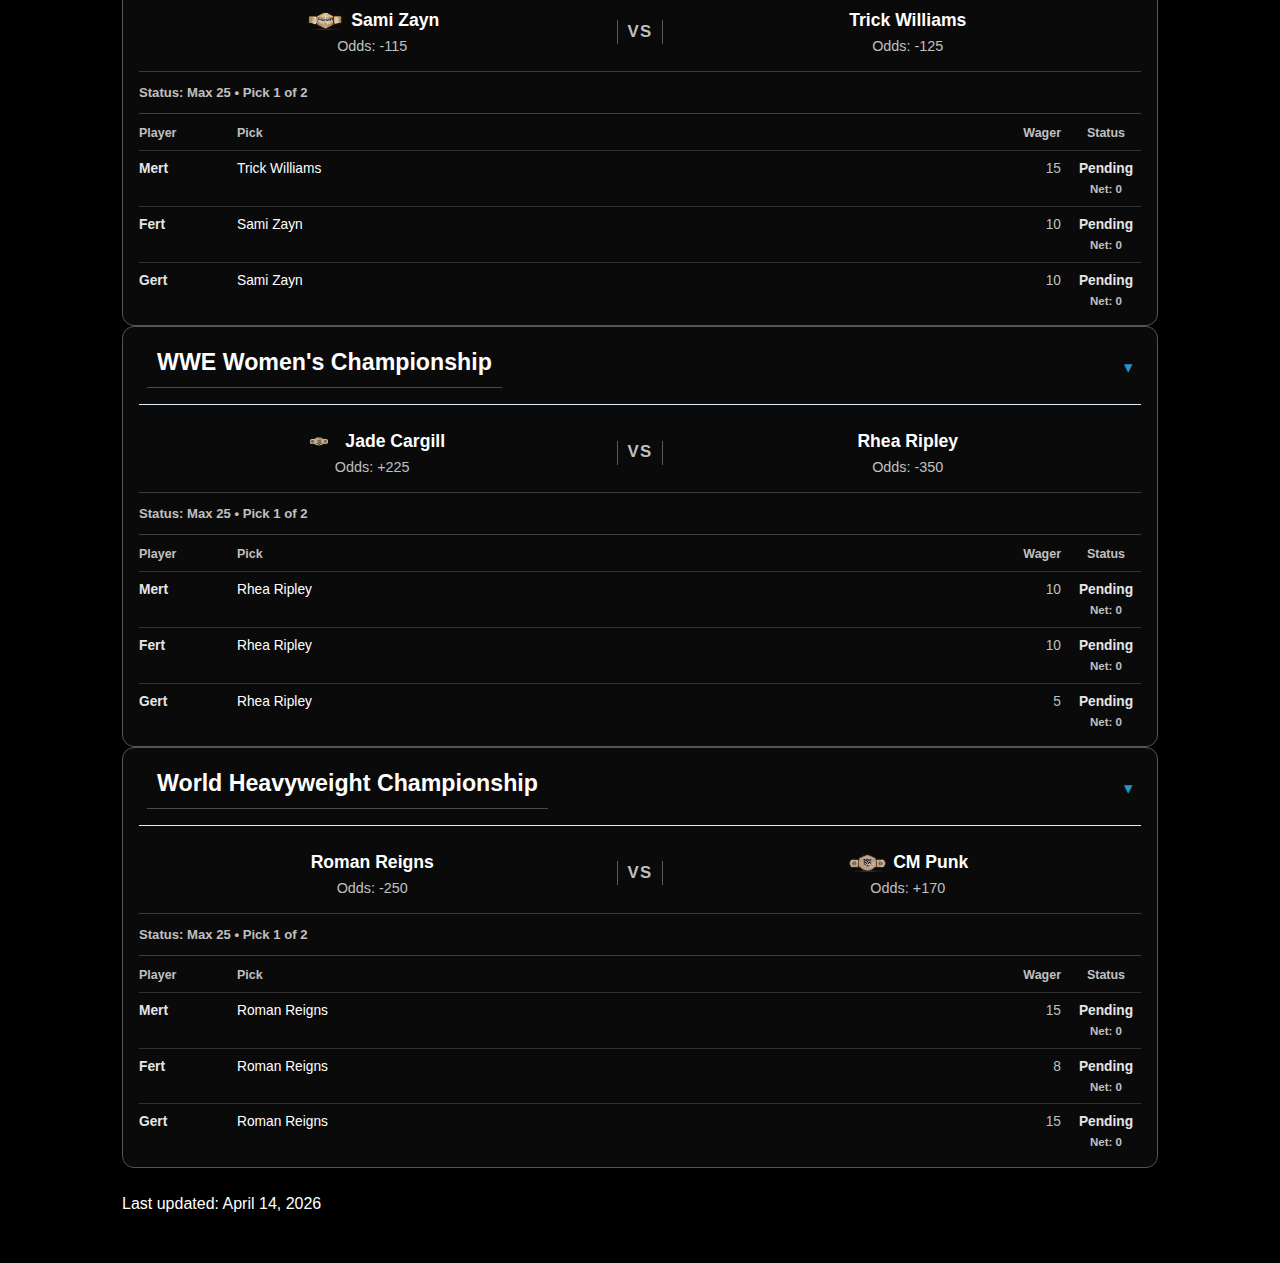
<file: live_WM2026.html>
<!doctype html>
<html lang="en">
<head>
  <meta charset="UTF-8">
  <meta name="viewport" content="width=device-width, initial-scale=1.0">
  <title>WrestleMania 42 Live Tracker (WM2026)</title>
  <link rel="stylesheet" href="styles.css">
  <link rel="stylesheet" href="live.css">
  <script>
    const EVENT = {
      id: "WM2026",
      name: "WrestleMania 42",
      city: "Las Vegas",
      logo: "assets/logos/WM2026.png",
      colors: {
        background: "#000000",
        text: "#FFFFFF",
        accent: "#C0C0C0",
        accentLight: "#E5E5E5"
      }
    };
  </script>
  <style>
    body {
      background: #000000;
      color: #FFFFFF;
    }

    .container {
      max-width: 1080px;
    }

    .event-header {
      background: #000000;
      border: 1px solid #C0C0C0;
      box-shadow: none;
      overflow: hidden;
      padding: 0;
    }

    .event-header::before {
      display: none;
    }

    .event-logo {
      width: 100%;
      max-width: 100%;
      height: auto;
      display: block;
      margin: 0 auto;
      object-fit: contain;
      background: #000000;
    }

    .event-summary-block {
      margin-top: 14px;
      padding: 12px 14px;
      display: grid;
      gap: 6px;
      text-align: center;
      border-top: 1px solid #4A4A4A;
      border-bottom: 1px solid #4A4A4A;
      background: linear-gradient(180deg, rgba(255,255,255,0.03) 0%, rgba(255,255,255,0.00) 100%);
    }

    .event-summary-line {
      color: #E5E5E5;
      font-weight: 700;
      font-size: 1.03rem;
      letter-spacing: 0.02em;
      line-height: 1.35;
      text-shadow: 0 1px 0 rgba(0,0,0,0.75), 0 0 8px rgba(229,229,229,0.10);
    }

    .visually-hidden {
      position: absolute;
      width: 1px;
      height: 1px;
      padding: 0;
      margin: -1px;
      overflow: hidden;
      clip: rect(0, 0, 0, 0);
      white-space: nowrap;
      border: 0;
    }

    @media (max-width: 700px) {
      .event-summary-block {
        margin-top: 10px;
        padding: 10px 10px;
        gap: 5px;
      }

      .event-summary-line {
        font-size: 0.97rem;
      }
    }

    .event-time,
    .event-meta,
    .event-meta strong,
    .summary-title,
    .summary-row,
    .summary-row span,
    .site-footer,
    .live-status-line,
    .name,
    .odds,
    .player-name,
    .player-stat dd {
      color: #FFFFFF;
    }

    .summary-panel,
    .match-card,
    .wrestler {
      background: #0A0A0A;
      border-color: #545454;
      box-shadow: none;
    }

    .copy-btn,
    .btn-secondary,
    .btn-primary {
      background: #171717;
      border-color: #C0C0C0;
      color: #E5E5E5;
    }

    .copy-btn:hover,
    .btn-primary:hover {
      background: #262626;
      border-color: #E5E5E5;
    }

    .page-nav .copy-btn {
      text-decoration: none;
    }

    .match-toggle h2 {
      color: #FFFFFF;
    }

    .match-status {
      color: #C0C0C0;
    }

    .match-toggle:hover {
      background: #161616;
    }

    .wrestler:hover {
      background: #141414;
      border-color: #666666;
      box-shadow: none;
    }

    .wm-card-header {
      display: grid;
      grid-template-columns: 1fr auto 1fr;
      align-items: center;
      gap: 10px;
      padding-bottom: 10px;
      border-bottom: 1px solid #4A4A4A;
    }

    .wm-card-title-wrap {
      display: flex;
      align-items: center;
      justify-content: center;
      min-width: 0;
      grid-column: 2;
    }

    .wm-card-header h2,
    .match-title {
      text-align: center;
      color: #FFFFFF;
      font-size: 1.45rem;
      font-weight: 700;
      line-height: 1.2;
      margin: 0;
    }

    .wm-competitors {
      display: grid;
      grid-template-columns: 1fr auto 1fr;
      gap: 12px;
      align-items: center;
      padding: 14px 0 10px;
    }

    .wm-competitors .wrestler {
      background: transparent;
      border: 0;
      padding: 0;
      margin: 0;
      box-shadow: none;
      text-align: center;
    }

    .wm-competitors .wrestler-main {
      justify-content: center;
    }

    .wm-competitors .name,
    .wrestler-name {
      justify-content: center;
      font-size: 1.1rem;
      font-weight: 600;
      text-align: center;
    }

    .wm-competitors .champion-name {
      display: inline-flex;
      align-items: center;
      gap: 8px;
    }

    .wm-competitors .belt-slot {
      width: 38px;
      height: 20px;
      display: inline-flex;
      align-items: center;
      justify-content: center;
      flex: 0 0 38px;
    }

    .wm-competitors .belt-icon {
      max-height: 18px;
      max-width: 100%;
      width: auto;
      height: auto;
      object-fit: contain;
      display: block;
    }

    .wm-competitors .odds {
      margin-top: 4px;
      color: #C0C0C0;
    }

    .wm-competitors.multi {
      grid-template-columns: 1fr;
      gap: 8px;
      padding-top: 10px;
    }

    .wm-competitors.multi .wrestler {
      border: 1px solid #3C3C3C;
      border-radius: 10px;
      padding: 8px 10px;
      text-align: left;
    }

    .wm-competitors.multi .wrestler-main {
      justify-content: flex-start;
    }

    .wm-competitors.multi .name,
    .wm-competitors.multi .wrestler-name {
      justify-content: flex-start;
      text-align: left;
    }

    .wm-vs {
      position: relative;
      color: #C0C0C0;
      font-size: 1.05rem;
      font-weight: 700;
      text-transform: uppercase;
      letter-spacing: 0.08em;
      padding: 0 10px;
    }

    .wm-vs::before,
    .wm-vs::after {
      content: "";
      position: absolute;
      top: 50%;
      width: 1px;
      height: 24px;
      background: #5A5A5A;
      transform: translateY(-50%);
    }

    .wm-vs::before {
      left: 0;
    }

    .wm-vs::after {
      right: 0;
    }

    .wm-card-footer {
      border-top: 1px solid #3C3C3C;
      padding-top: 8px;
      margin-top: 6px;
    }

    .wm-card-footer .match-status {
      color: #C0C0C0;
      font-size: 0.82rem;
      font-weight: 600;
    }

    .wm-night-section {
      margin: 18px 0 24px;
    }

    .wm-night-banner {
      border: 1px solid #6A6A6A;
      background: #101010;
      border-radius: 12px;
      padding: 14px 10px;
      text-align: center;
      margin-bottom: 14px;
      box-shadow: 0 6px 18px rgba(0, 0, 0, 0.35);
    }

    .wm-night-title {
      margin: 0;
      color: #FFFFFF;
      font-size: 1.35rem;
      font-weight: 800;
      letter-spacing: 0.05em;
      text-transform: uppercase;
    }

    .wm-night-subtitle {
      margin: 4px 0 0;
      color: #C0C0C0;
      font-size: 0.86rem;
      font-weight: 600;
    }

    .scoreboard .player-card {
      background: #0F0F0F;
      border-color: #6A6A6A;
      box-shadow: none;
    }

    .scoreboard .player-card.leader {
      background: #151515;
      border-color: #C0C0C0;
      box-shadow: none;
    }

    .leader-badge {
      background: #2A2A2A;
      border-color: #C0C0C0;
      color: #E5E5E5;
    }

    .player-score {
      color: #E5E5E5;
    }

    .player-stat dt {
      color: #C0C0C0;
    }

    .picks-grid {
      margin-top: 10px;
      border-top: 1px solid #3F3F3F;
      padding-top: 10px;
      display: grid;
      gap: 8px;
    }

    .picks-grid-header {
      display: grid;
      grid-template-columns: 88px 1fr 84px 70px;
      gap: 10px;
      color: #C0C0C0;
      font-size: 0.78rem;
      font-weight: 700;
    }

    .picks-grid-row {
      display: grid;
      grid-template-columns: 88px 1fr 84px 70px;
      gap: 10px;
      align-items: start;
      font-size: 0.86rem;
      color: #E5E5E5;
      border-top: 1px solid #303030;
      padding-top: 8px;
    }

    .picks-player {
      font-weight: 700;
      color: #E5E5E5;
    }

    .picks-lines {
      display: grid;
      gap: 3px;
      color: #FFFFFF;
    }

    .picks-line.winning-pick {
      color: #E5E5E5;
      font-weight: 700;
    }

    .picks-line.losing-pick {
      color: #BFBFBF;
    }

    .picks-wager {
      text-align: right;
      color: #C0C0C0;
      font-variant-numeric: tabular-nums;
    }

    .picks-status {
      font-weight: 700;
      text-align: center;
    }

    .picks-status.win,
    .picks-status.loss,
    .picks-status.pending {
      color: #E5E5E5;
    }

    .picks-net {
      margin-top: 2px;
      font-size: 0.72rem;
      font-weight: 600;
      color: #C0C0C0;
      text-align: center;
      font-variant-numeric: tabular-nums;
    }

    .player-card.over-limit {
      border-color: #8A8A8A;
      background: #171717;
    }

    .player-warning {
      color: #C0C0C0;
      font-size: 0.72rem;
      font-weight: 700;
      letter-spacing: 0.01em;
    }

    .match-status.issue {
      color: #C0C0C0;
    }

    .match-issue {
      margin-top: 10px;
      padding: 8px 10px;
      border-radius: 8px;
      border: 1px solid #666666;
      background: #161616;
      color: #E5E5E5;
      font-size: 0.84rem;
      line-height: 1.35;
    }

    @media (max-width: 700px) {
      .picks-grid-header,
      .picks-grid-row {
        grid-template-columns: 72px 1fr 70px 64px;
        gap: 8px;
        font-size: 0.8rem;
      }
    }
  </style>
</head>
<body>
  <main class="container">
    <header class="event-header" data-event-name="WrestleMania 42">
      <img class="event-logo" src="assets/logos/WM2026.png" alt="WrestleMania logo">
      <div class="event-summary-block" aria-label="Event summary">
        <div class="event-summary-line">Saturday, April 18th, 2026</div>
        <div class="event-summary-line">Sunday, April 19th, 2026</div>
        <div class="event-summary-line">Allegiant Stadium, Las Vegas, Nevada</div>
        <div class="event-summary-line">6pm EST</div>
      </div>
      <div class="live-status-line visually-hidden"><strong>Status:</strong> Pending | <strong>Matches completed:</strong> 0 / 13</div>
    </header>

    <nav class="page-nav" aria-label="Page navigation">
      <a class="copy-btn btn-secondary" href="event_WM2026.html">Make Picks</a>
      <a class="copy-btn btn-primary" href="live_WM2026.html">Live Tracker</a>
    </nav>

    <section class="summary-panel leaderboard-panel">
      <h3 class="summary-title">Leaderboard</h3>
      <div id="leaderboard-scoreboard" class="scoreboard" role="list" aria-label="Leaderboard scoreboard"></div>
    </section>

    <section class="match-controls" aria-label="Match controls">
      <button id="expand-all" class="copy-btn btn-secondary" type="button">Expand all</button>
      <button id="collapse-all" class="copy-btn btn-secondary" type="button">Collapse all</button>
    </section>
    <section class="matches">
      <section class="wm-night-section" data-night="Night 1">
        <div class="wm-night-banner">
          <h3 class="wm-night-title">Night 1</h3>
          <p class="wm-night-subtitle">Saturday, April 18, 2026</p>
        </div>

      <section class="match-card" data-night="Night 1" data-match-code="WM0101">
        <button class="match-toggle" type="button" aria-expanded="true">
          <div class="wm-card-header">
            <div class="wm-card-title-wrap">
              <h2 class="match-title">6-Man Tag Match</h2>
            </div>
          </div>
          <span class="toggle-icon" aria-hidden="true">▾</span>
        </button>
        <div class="match-body">
          <div class="wm-competitors">
            <div class="wrestler" data-match-code="WM0101"><div class="wrestler-main"><span class="name wrestler-name">Logan Paul &amp; Theory &amp; Ishowspeed</span></div><div class="odds">Odds: +250</div></div>
            <div class="wm-vs">vs</div>
            <div class="wrestler" data-match-code="WM0101"><div class="wrestler-main"><span class="name wrestler-name">The Uso's &amp; LA Knight</span></div><div class="odds">Odds: -400</div></div>
          </div>
          <div class="wm-card-footer"><span class="match-status match-rules-footer">Status: Max 25 • Pick 0 of 0</span></div>
        </div>
      </section>

      <section class="match-card" data-night="Night 1" data-match-code="WM0102">
        <button class="match-toggle" type="button" aria-expanded="true">
          <div class="wm-card-header">
            <div class="wm-card-title-wrap">
              <h2 class="match-title">Unsanctioned Match</h2>
            </div>
          </div>
          <span class="toggle-icon" aria-hidden="true">▾</span>
        </button>
        <div class="match-body">
          <div class="wm-competitors">
            <div class="wrestler" data-match-code="WM0102"><div class="wrestler-main"><span class="name wrestler-name">Drew McIntyre</span></div><div class="odds">Odds: +350</div></div>
            <div class="wm-vs">vs</div>
            <div class="wrestler" data-match-code="WM0102"><div class="wrestler-main"><span class="name wrestler-name">Jacob Fatu</span></div><div class="odds">Odds: -600</div></div>
          </div>
          <div class="wm-card-footer"><span class="match-status match-rules-footer">Status: Max 25 • Pick 0 of 0</span></div>
        </div>
      </section>

      <section class="match-card" data-night="Night 1" data-match-code="WM0103">
        <button class="match-toggle" type="button" aria-expanded="true">
          <div class="wm-card-header">
            <div class="wm-card-title-wrap">
              <h2 class="match-title">Women's Tag Team Championship</h2>
            </div>
          </div>
          <span class="toggle-icon" aria-hidden="true">▾</span>
        </button>
        <div class="match-body">
          <div class="wm-competitors multi">
            <div class="wrestler champion" data-match-code="WM0103"><div class="wrestler-main"><span class="name champion-name"><span class="belt-slot"><img class="belt-icon" src="assets/belts/womens_tag.png?v=wm42-belts-20260308" alt="Women's Tag Team Championship belt"></span><span class="wrestler-name">Nia Jax &amp; Lash Legend</span></span></div><div class="odds">Odds: +300</div></div>
            <div class="wrestler" data-match-code="WM0103"><div class="wrestler-main"><span class="name wrestler-name">Alexa Bliss &amp; Charlotte Flair</span></div><div class="odds">Odds: +600</div></div>
            <div class="wrestler" data-match-code="WM0103"><div class="wrestler-main"><span class="name wrestler-name">Lyra Valkyria &amp; Bayley</span></div><div class="odds">Odds: -200</div></div>
            <div class="wrestler" data-match-code="WM0103"><div class="wrestler-main"><span class="name wrestler-name">Bella Twins</span></div><div class="odds">Odds: +110</div></div>
          </div>
          <div class="wm-card-footer"><span class="match-status match-rules-footer">Status: Max 25 • Pick 0 of 0</span></div>
        </div>
      </section>

      <section class="match-card" data-night="Night 1" data-match-code="WM0104">
        <button class="match-toggle" type="button" aria-expanded="true">
          <div class="wm-card-header">
            <div class="wm-card-title-wrap">
              <h2 class="match-title">Women's Intercontinental Championship</h2>
            </div>
          </div>
          <span class="toggle-icon" aria-hidden="true">▾</span>
        </button>
        <div class="match-body">
          <div class="wm-competitors">
            <div class="wrestler champion" data-match-code="WM0104"><div class="wrestler-main"><span class="name champion-name"><span class="belt-slot"><img class="belt-icon" src="assets/belts/womens_ic.png?v=wm42-belts-20260308" alt="Women's Intercontinental Championship belt"></span><span class="wrestler-name">AJ Lee</span></span></div><div class="odds">Odds: +300</div></div>
            <div class="wm-vs">vs</div>
            <div class="wrestler" data-match-code="WM0104"><div class="wrestler-main"><span class="name wrestler-name">Becky Lynch</span></div><div class="odds">Odds: -500</div></div>
          </div>
          <div class="wm-card-footer"><span class="match-status match-rules-footer">Status: Max 25 • Pick 0 of 0</span></div>
        </div>
      </section>

      <section class="match-card" data-night="Night 1" data-match-code="WM0105">
        <button class="match-toggle" type="button" aria-expanded="true">
          <div class="wm-card-header">
            <div class="wm-card-title-wrap">
              <h2 class="match-title">Singles Match</h2>
            </div>
          </div>
          <span class="toggle-icon" aria-hidden="true">▾</span>
        </button>
        <div class="match-body">
          <div class="wm-competitors">
            <div class="wrestler" data-match-code="WM0105"><div class="wrestler-main"><span class="name wrestler-name">Seth Rollins</span></div><div class="odds">Odds: +300</div></div>
            <div class="wm-vs">vs</div>
            <div class="wrestler" data-match-code="WM0105"><div class="wrestler-main"><span class="name wrestler-name">Gunther</span></div><div class="odds">Odds: -500</div></div>
          </div>
          <div class="wm-card-footer"><span class="match-status match-rules-footer">Status: Max 25 • Pick 0 of 0</span></div>
        </div>
      </section>

      <section class="match-card" data-night="Night 1" data-match-code="WM0106">
        <button class="match-toggle" type="button" aria-expanded="true">
          <div class="wm-card-header">
            <div class="wm-card-title-wrap">
              <h2 class="match-title">Women's World Championship</h2>
            </div>
          </div>
          <span class="toggle-icon" aria-hidden="true">▾</span>
        </button>
        <div class="match-body">
          <div class="wm-competitors">
            <div class="wrestler champion" data-match-code="WM0106"><div class="wrestler-main"><span class="name champion-name"><span class="belt-slot"><img class="belt-icon" src="assets/belts/womens_world.png?v=wm42-belts-20260308" alt="Women's World Championship belt"></span><span class="wrestler-name">Stephanie Vaquer</span></span></div><div class="odds">Odds: +275</div></div>
            <div class="wm-vs">vs</div>
            <div class="wrestler" data-match-code="WM0106"><div class="wrestler-main"><span class="name wrestler-name">Liv Morgan</span></div><div class="odds">Odds: -450</div></div>
          </div>
          <div class="wm-card-footer"><span class="match-status match-rules-footer">Status: Max 25 • Pick 0 of 0</span></div>
        </div>
      </section>

      <section class="match-card" data-night="Night 1" data-match-code="WM0107">
        <button class="match-toggle" type="button" aria-expanded="true">
          <div class="wm-card-header">
            <div class="wm-card-title-wrap">
              <h2 class="match-title">WWE Championship</h2>
            </div>
          </div>
          <span class="toggle-icon" aria-hidden="true">▾</span>
        </button>
        <div class="match-body">
          <div class="wm-competitors">
            <div class="wrestler champion" data-match-code="WM0107"><div class="wrestler-main"><span class="name champion-name"><span class="belt-slot"><img class="belt-icon" src="assets/belts/mens_wwe.png?v=wm42-belts-20260308" alt="WWE Championship belt"></span><span class="wrestler-name">Cody Rhodes</span></span></div><div class="odds">Odds: +200</div></div>
            <div class="wm-vs">vs</div>
            <div class="wrestler" data-match-code="WM0107"><div class="wrestler-main"><span class="name wrestler-name">Randy Orton</span></div><div class="odds">Odds: -300</div></div>
          </div>
          <div class="wm-card-footer"><span class="match-status match-rules-footer">Status: Max 25 • Pick 0 of 0</span></div>
        </div>
      </section>

      </section>

      <section class="wm-night-section" data-night="Night 2">
        <div class="wm-night-banner">
          <h3 class="wm-night-title">Night 2</h3>
          <p class="wm-night-subtitle">Sunday, April 19, 2026</p>
        </div>

      <section class="match-card" data-night="Night 2" data-match-code="WM0201">
        <button class="match-toggle" type="button" aria-expanded="true">
          <div class="wm-card-header">
            <div class="wm-card-title-wrap">
              <h2 class="match-title">Singles Match</h2>
            </div>
          </div>
          <span class="toggle-icon" aria-hidden="true">▾</span>
        </button>
        <div class="match-body">
          <div class="wm-competitors">
            <div class="wrestler" data-match-code="WM0201"><div class="wrestler-main"><span class="name wrestler-name">Oba Femi</span></div><div class="odds">Odds: -280</div></div>
            <div class="wm-vs">vs</div>
            <div class="wrestler" data-match-code="WM0201"><div class="wrestler-main"><span class="name wrestler-name">Brock Lesnar</span></div><div class="odds">Odds: +180</div></div>
          </div>
          <div class="wm-card-footer"><span class="match-status match-rules-footer">Status: Max 25 • Pick 0 of 0</span></div>
        </div>
      </section>

      <section class="match-card" data-night="Night 2" data-match-code="WM0202">
        <button class="match-toggle" type="button" aria-expanded="true">
          <div class="wm-card-header">
            <div class="wm-card-title-wrap">
              <h2 class="match-title">Intercontinental Championship Ladder Match</h2>
            </div>
          </div>
          <span class="toggle-icon" aria-hidden="true">▾</span>
        </button>
        <div class="match-body">
          <div class="wm-competitors multi">
            <div class="wrestler champion" data-match-code="WM0202"><div class="wrestler-main"><span class="name champion-name"><span class="belt-slot"><img class="belt-icon" src="assets/belts/mens_ic.png?v=wm42-belts-20260308" alt="Intercontinental Championship Ladder Match belt"></span><span class="wrestler-name">Penta</span></span></div><div class="odds">Odds: -165</div></div>
            <div class="wrestler" data-match-code="WM0202"><div class="wrestler-main"><span class="name wrestler-name">JD McDonagh</span></div><div class="odds">Odds: +1800</div></div>
            <div class="wrestler" data-match-code="WM0202"><div class="wrestler-main"><span class="name wrestler-name">Dragon Lee</span></div><div class="odds">Odds: +800</div></div>
            <div class="wrestler" data-match-code="WM0202"><div class="wrestler-main"><span class="name wrestler-name">Je’Von Evans</span></div><div class="odds">Odds: -125</div></div>
            <div class="wrestler" data-match-code="WM0202"><div class="wrestler-main"><span class="name wrestler-name">Rey Mysterio</span></div><div class="odds">Odds: +400</div></div>
            <div class="wrestler" data-match-code="WM0202"><div class="wrestler-main"><span class="name wrestler-name">Rusev</span></div><div class="odds">Odds: +1200</div></div>
          </div>
          <div class="wm-card-footer"><span class="match-status match-rules-footer">Status: Max 25 • Pick 0 of 0</span></div>
        </div>
      </section>

      <section class="match-card" data-night="Night 2" data-match-code="WM0203">
        <button class="match-toggle" type="button" aria-expanded="true">
          <div class="wm-card-header">
            <div class="wm-card-title-wrap">
              <h2 class="match-title">Singles Match</h2>
            </div>
          </div>
          <span class="toggle-icon" aria-hidden="true">▾</span>
        </button>
        <div class="match-body">
          <div class="wm-competitors">
            <div class="wrestler" data-match-code="WM0203"><div class="wrestler-main"><span class="name wrestler-name">"Demon" Finn Balor</span></div><div class="odds">Odds: -500</div></div>
            <div class="wm-vs">vs</div>
            <div class="wrestler" data-match-code="WM0203"><div class="wrestler-main"><span class="name wrestler-name">Dominik Mysterio</span></div><div class="odds">Odds: +300</div></div>
          </div>
          <div class="wm-card-footer"><span class="match-status match-rules-footer">Status: Max 25 • Pick 0 of 0</span></div>
        </div>
      </section>

      <section class="match-card" data-night="Night 2" data-match-code="WM0204">
        <button class="match-toggle" type="button" aria-expanded="true">
          <div class="wm-card-header">
            <div class="wm-card-title-wrap">
              <h2 class="match-title">United States Championship</h2>
            </div>
          </div>
          <span class="toggle-icon" aria-hidden="true">▾</span>
        </button>
        <div class="match-body">
          <div class="wm-competitors">
            <div class="wrestler champion" data-match-code="WM0204"><div class="wrestler-main"><span class="name champion-name"><span class="belt-slot"><img class="belt-icon" src="assets/belts/mens_us.png?v=wm42-belts-20260308" alt="United States Championship belt"></span><span class="wrestler-name">Sami Zayn</span></span></div><div class="odds">Odds: -115</div></div>
            <div class="wm-vs">vs</div>
            <div class="wrestler" data-match-code="WM0204"><div class="wrestler-main"><span class="name wrestler-name">Trick Williams</span></div><div class="odds">Odds: -125</div></div>
          </div>
          <div class="wm-card-footer"><span class="match-status match-rules-footer">Status: Max 25 • Pick 0 of 0</span></div>
        </div>
      </section>

      <section class="match-card" data-night="Night 2" data-match-code="WM0205">
        <button class="match-toggle" type="button" aria-expanded="true">
          <div class="wm-card-header">
            <div class="wm-card-title-wrap">
              <h2 class="match-title">WWE Women's Championship</h2>
            </div>
          </div>
          <span class="toggle-icon" aria-hidden="true">▾</span>
        </button>
        <div class="match-body">
          <div class="wm-competitors">
            <div class="wrestler champion" data-match-code="WM0205"><div class="wrestler-main"><span class="name champion-name"><span class="belt-slot"><img class="belt-icon" src="assets/belts/womens_wwe.png?v=wm42-belts-20260308" alt="WWE Women's Championship belt"></span><span class="wrestler-name">Jade Cargill</span></span></div><div class="odds">Odds: +225</div></div>
            <div class="wm-vs">vs</div>
            <div class="wrestler" data-match-code="WM0205"><div class="wrestler-main"><span class="name wrestler-name">Rhea Ripley</span></div><div class="odds">Odds: -350</div></div>
          </div>
          <div class="wm-card-footer"><span class="match-status match-rules-footer">Status: Max 25 • Pick 0 of 0</span></div>
        </div>
      </section>

      <section class="match-card" data-night="Night 2" data-match-code="WM0206">
        <button class="match-toggle" type="button" aria-expanded="true">
          <div class="wm-card-header">
            <div class="wm-card-title-wrap">
              <h2 class="match-title">World Heavyweight Championship</h2>
            </div>
          </div>
          <span class="toggle-icon" aria-hidden="true">▾</span>
        </button>
        <div class="match-body">
          <div class="wm-competitors">
            <div class="wrestler" data-match-code="WM0206"><div class="wrestler-main"><span class="name wrestler-name">Roman Reigns</span></div><div class="odds">Odds: -250</div></div>
            <div class="wm-vs">vs</div>
            <div class="wrestler champion" data-match-code="WM0206"><div class="wrestler-main"><span class="name champion-name"><span class="belt-slot"><img class="belt-icon" src="assets/belts/world_heavyweight.png?v=wm42-belts-20260308" alt="World Heavyweight Championship belt"></span><span class="wrestler-name">CM Punk</span></span></div><div class="odds">Odds: +170</div></div>
          </div>
          <div class="wm-card-footer"><span class="match-status match-rules-footer">Status: Max 25 • Pick 0 of 0</span></div>
        </div>
      </section>

      </section>

      <!-- TODO: Add additional Match TBD cards as future WrestleMania matches are booked. -->
    </section>

    <footer class="site-footer">
      Last updated: April 14, 2026
    </footer>
  </main>


  <script>
  document.addEventListener("DOMContentLoaded", function () {
    const BELT_ASSET_VERSION = "wm42-belts-20260308";
    const PLAYERS = ["Mert", "Fert", "Gert"];
    const EVENT_ROWS = [
      { matchCode: "WM0101", match: "6-Man Tag Match", night: "Night 1", wrestler: "Logan Paul & Theory & Ishowspeed", odds: "250", result: "L", totalPlayerPoints: 150, titleBeltImage: "", MertWager: 0, FertWager: 0, GertWager: 0 },
      { matchCode: "WM0101", match: "6-Man Tag Match", night: "Night 1", wrestler: "The Uso's & LA Knight", odds: "-400", result: "W", totalPlayerPoints: 150, titleBeltImage: "", MertWager: 15, FertWager: 10, GertWager: 15 },
      { matchCode: "WM0102", match: "Unsanctioned Match", night: "Night 1", wrestler: "Drew McIntyre", odds: "350", result: "L", totalPlayerPoints: 150, titleBeltImage: "", MertWager: 0, FertWager: 0, GertWager: 0 },
      { matchCode: "WM0102", match: "Unsanctioned Match", night: "Night 1", wrestler: "Jacob Fatu", odds: "-600", result: "W", totalPlayerPoints: 150, titleBeltImage: "", MertWager: 15, FertWager: 20, GertWager: 15 },
      { matchCode: "WM0103", match: "Women's Tag Team Championship", night: "Night 1", wrestler: "Nia Jax & Lash Legend", odds: "300", result: "L", totalPlayerPoints: 150, titleBeltImage: "womens_tag.png", MertWager: 10, FertWager: 10, GertWager: 0 },
      { matchCode: "WM0103", match: "Women's Tag Team Championship", night: "Night 1", wrestler: "Alexa Bliss & Charlotte Flair", odds: "600", result: "L", totalPlayerPoints: 150, titleBeltImage: "", MertWager: 0, FertWager: 0, GertWager: 0 },
      { matchCode: "WM0103", match: "Women's Tag Team Championship", night: "Night 1", wrestler: "Lyra Valkyria & Bayley", odds: "-200", result: "L", totalPlayerPoints: 150, titleBeltImage: "", MertWager: 0, FertWager: 5, GertWager: 10 },
      { matchCode: "WM0103", match: "Women's Tag Team Championship", night: "Night 1", wrestler: "Bella Twins", odds: "110", result: "W", totalPlayerPoints: 150, titleBeltImage: "", MertWager: 5, FertWager: 0, GertWager: 0 },
      { matchCode: "WM0104", match: "Women's Intercontinental Championship", night: "Night 1", wrestler: "AJ Lee", odds: "300", result: "L", totalPlayerPoints: 150, titleBeltImage: "womens_ic.png", MertWager: 0, FertWager: 0, GertWager: 0 },
      { matchCode: "WM0104", match: "Women's Intercontinental Championship", night: "Night 1", wrestler: "Becky Lynch", odds: "-500", result: "W", totalPlayerPoints: 150, titleBeltImage: "", MertWager: 5, FertWager: 5, GertWager: 15 },
      { matchCode: "WM0105", match: "Singles Match", night: "Night 1", wrestler: "Seth Rollins", odds: "300", result: "L", totalPlayerPoints: 150, titleBeltImage: "", MertWager: 10, FertWager: 0, GertWager: 0 },
      { matchCode: "WM0105", match: "Singles Match", night: "Night 1", wrestler: "Gunther", odds: "-500", result: "W", totalPlayerPoints: 150, titleBeltImage: "", MertWager: 0, FertWager: 15, GertWager: 15 },
      { matchCode: "WM0106", match: "Women's World Championship", night: "Night 1", wrestler: "Stephanie Vaquer", odds: "275", result: "L", totalPlayerPoints: 150, titleBeltImage: "womens_world.png", MertWager: 5, FertWager: 5, GertWager: 0 },
      { matchCode: "WM0106", match: "Women's World Championship", night: "Night 1", wrestler: "Liv Morgan", odds: "-450", result: "W", totalPlayerPoints: 150, titleBeltImage: "", MertWager: 0, FertWager: 0, GertWager: 15 },
      { matchCode: "WM0107", match: "WWE Championship", night: "Night 1", wrestler: "Cody Rhodes", odds: "200", result: "W", totalPlayerPoints: 150, titleBeltImage: "mens_wwe.png", MertWager: 0, FertWager: 0, GertWager: 5 },
      { matchCode: "WM0107", match: "WWE Championship", night: "Night 1", wrestler: "Randy Orton", odds: "-300", result: "L", totalPlayerPoints: 150, titleBeltImage: "", MertWager: 15, FertWager: 6, GertWager: 0 },
      { matchCode: "WM0201", match: "Singles Match", night: "Night 2", wrestler: "Oba Femi", odds: "-280", result: "", totalPlayerPoints: 150, titleBeltImage: "", MertWager: 10, FertWager: 15, GertWager: 0 },
      { matchCode: "WM0201", match: "Singles Match", night: "Night 2", wrestler: "Brock Lesnar", odds: "180", result: "", totalPlayerPoints: 150, titleBeltImage: "", MertWager: 0, FertWager: 0, GertWager: 5 },
      { matchCode: "WM0202", match: "Intercontinental Championship Ladder Match", night: "Night 2", wrestler: "Penta", odds: "-165", result: "", totalPlayerPoints: 150, titleBeltImage: "mens_ic.png", MertWager: 10, FertWager: 11, GertWager: 0 },
      { matchCode: "WM0202", match: "Intercontinental Championship Ladder Match", night: "Night 2", wrestler: "JD McDonagh", odds: "1800", result: "", totalPlayerPoints: 150, titleBeltImage: "", MertWager: 0, FertWager: 0, GertWager: 0 },
      { matchCode: "WM0202", match: "Intercontinental Championship Ladder Match", night: "Night 2", wrestler: "Dragon Lee", odds: "800", result: "", totalPlayerPoints: 150, titleBeltImage: "", MertWager: 0, FertWager: 0, GertWager: 0 },
      { matchCode: "WM0202", match: "Intercontinental Championship Ladder Match", night: "Night 2", wrestler: "Je’Von Evans", odds: "-125", result: "", totalPlayerPoints: 150, titleBeltImage: "", MertWager: 0, FertWager: 5, GertWager: 5 },
      { matchCode: "WM0202", match: "Intercontinental Championship Ladder Match", night: "Night 2", wrestler: "Rey Mysterio", odds: "400", result: "", totalPlayerPoints: 150, titleBeltImage: "", MertWager: 0, FertWager: 0, GertWager: 0 },
      { matchCode: "WM0202", match: "Intercontinental Championship Ladder Match", night: "Night 2", wrestler: "Rusev", odds: "1200", result: "", totalPlayerPoints: 150, titleBeltImage: "", MertWager: 0, FertWager: 0, GertWager: 0 },
      { matchCode: "WM0203", match: "Singles Match", night: "Night 2", wrestler: "\"Demon\" Finn Balor", odds: "-500", result: "", totalPlayerPoints: 150, titleBeltImage: "", MertWager: 10, FertWager: 15, GertWager: 20 },
      { matchCode: "WM0203", match: "Singles Match", night: "Night 2", wrestler: "Dominik Mysterio", odds: "300", result: "", totalPlayerPoints: 150, titleBeltImage: "", MertWager: 0, FertWager: 0, GertWager: 0 },
      { matchCode: "WM0204", match: "United States Championship", night: "Night 2", wrestler: "Sami Zayn", odds: "-115", result: "", totalPlayerPoints: 150, titleBeltImage: "mens_us.png", MertWager: 0, FertWager: 10, GertWager: 10 },
      { matchCode: "WM0204", match: "United States Championship", night: "Night 2", wrestler: "Trick Williams", odds: "-125", result: "", totalPlayerPoints: 150, titleBeltImage: "", MertWager: 15, FertWager: 0, GertWager: 0 },
      { matchCode: "WM0205", match: "WWE Women's Championship", night: "Night 2", wrestler: "Jade Cargill", odds: "225", result: "", totalPlayerPoints: 150, titleBeltImage: "womens_wwe.png", MertWager: 0, FertWager: 0, GertWager: 0 },
      { matchCode: "WM0205", match: "WWE Women's Championship", night: "Night 2", wrestler: "Rhea Ripley", odds: "-350", result: "", totalPlayerPoints: 150, titleBeltImage: "", MertWager: 10, FertWager: 10, GertWager: 5 },
      { matchCode: "WM0206", match: "World Heavyweight Championship", night: "Night 2", wrestler: "Roman Reigns", odds: "-250", result: "", totalPlayerPoints: 150, titleBeltImage: "", MertWager: 15, FertWager: 8, GertWager: 15 },
      { matchCode: "WM0206", match: "World Heavyweight Championship", night: "Night 2", wrestler: "CM Punk", odds: "170", result: "", totalPlayerPoints: 150, titleBeltImage: "world_heavyweight.png", MertWager: 0, FertWager: 0, GertWager: 0 },
    ];

    const cards = Array.from(document.querySelectorAll(".match-card"));
    const leaderboardScoreboard = document.getElementById("leaderboard-scoreboard");
    const statusLine = document.querySelector(".live-status-line");

    function toWholeNumber(value) {
      const num = Number(value);
      if (!Number.isFinite(num)) return 0;
      return Math.round(num);
    }

    function normalizeName(value) {
      return String(value || "")
        .replace(/[’`]/g, "'")
        .replace(/\(c\)/gi, "")
        .trim()
        .toLowerCase();
    }

    function profitFromOdds(wager, odds) {
      const wagerNum = Number(wager);
      const oddsNum = Number(odds);
      if (!Number.isFinite(wagerNum) || wagerNum <= 0 || !Number.isFinite(oddsNum) || oddsNum === 0) return 0;
      if (oddsNum < 0) return wagerNum * (100 / Math.abs(oddsNum));
      return wagerNum * (oddsNum / 100);
    }

    function renderLeaderboard(players) {
      if (!leaderboardScoreboard) return;
      if (!players.length) {
        leaderboardScoreboard.innerHTML = "";
        return;
      }

      const maxScore = players.reduce(function (max, p) { return Math.max(max, p.score); }, 0);
      leaderboardScoreboard.innerHTML = players.map(function (p) {
        const isLeader = p.score === maxScore;
        return (
          '<article class="player-card' + (isLeader ? ' leader' : '') + (p.overLimit ? ' over-limit' : '') + '" role="listitem" aria-label="' + p.player + ' leaderboard card">' +
            '<div class="player-card-head">' +
              '<h4 class="player-name">' + p.player + '</h4>' +
              (isLeader ? '<span class="leader-badge">Leader</span>' : '') +
            '</div>' +
            '<div class="player-score">' + p.score + '</div>' +
            '<dl class="player-stats">' +
              '<div class="player-stat"><dt>W-L</dt><dd>' + p.wins + '-' + p.losses + '</dd></div>' +
              '<div class="player-stat"><dt>Total Wagered</dt><dd>' + p.totalWagered + '</dd></div>' +
              '<div class="player-stat"><dt>Pending</dt><dd>' + p.pending + '</dd></div>' +
              '<div class="player-stat"><dt>Max Possible Points</dt><dd>' + p.maxPossiblePoints + '</dd></div>' +
            '</dl>' +
            (p.overLimit ? '<div class="player-warning">Over event point limit</div>' : '') +
          '</article>'
        );
      }).join("");
    }

    function getCardByMatchCode() {
      const map = {};
      cards.forEach(function (card) {
        const code = String(card.getAttribute("data-match-code") || "").trim();
        if (!code) return;
        map[code] = card;
      });
      return map;
    }

    function computeMatchStatus(rows) {
      const normalized = rows.map(function (row) { return String(row.result || "").trim().toUpperCase(); });
      const winners = rows.filter(function (row) { return String(row.result || "").trim().toUpperCase() === "W"; });
      const hasAnyResult = normalized.some(function (value) { return value === "W" || value === "L"; });
      const allBlank = normalized.every(function (value) { return value === ""; });
      const allNonWAreL = rows.every(function (row) {
        const value = String(row.result || "").trim().toUpperCase();
        return value === "W" || value === "L";
      });

      if (winners.length === 1 && allNonWAreL) {
        return { status: "final", winner: winners[0].wrestler, issue: "" };
      }
      if (allBlank) {
        return { status: "pending", winner: "", issue: "" };
      }
      if (winners.length > 1) {
        return { status: "issue", winner: "", issue: "Data issue: multiple winners marked in this match." };
      }
      if (hasAnyResult) {
        return { status: "issue", winner: "", issue: "Data issue: finalized matches must have exactly one W and all others L." };
      }
      return { status: "pending", winner: "", issue: "" };
    }

    function buildGroups() {
      const groups = {};
      EVENT_ROWS.forEach(function (row) {
        const code = String(row.matchCode || "").trim();
        if (!code) return;
        if (!groups[code]) groups[code] = [];
        groups[code].push(row);
      });
      return groups;
    }

    function buildScoreboard(groups) {
      const eventTotalPointsRaw = EVENT_ROWS.find(function (row) {
        return Number.isFinite(Number(row.totalPlayerPoints));
      });
      const eventTotalPoints = eventTotalPointsRaw ? Number(eventTotalPointsRaw.totalPlayerPoints) : 0;
      const playerTotals = {};
      PLAYERS.forEach(function (player) {
        playerTotals[player] = {
          player: player,
          scoreInternal: 0,
          wins: 0,
          losses: 0,
          pending: 0,
          maxPossiblePoints: 0,
          totalWagered: 0
        };
      });

      Object.keys(groups).forEach(function (matchName) {
        const rows = groups[matchName];
        const matchState = computeMatchStatus(rows);

        PLAYERS.forEach(function (player) {
          const wagerField = player + "Wager";
          const selections = rows
            .map(function (row) {
              return {
                wrestler: row.wrestler,
                odds: Number(row.odds),
                result: String(row.result || "").trim().toUpperCase(),
                wager: Number(row[wagerField] || 0)
              };
            })
            .filter(function (entry) { return Number.isFinite(entry.wager) && entry.wager > 0; });
          const participated = selections.length > 0;
          selections.forEach(function (entry) {
            playerTotals[player].totalWagered += entry.wager;
          });

          if (matchState.status === "final") {
            if (participated) {
              const pickedWinner = selections.some(function (entry) {
                return normalizeName(entry.wrestler) === normalizeName(matchState.winner);
              });
              if (pickedWinner) {
                playerTotals[player].wins += 1;
              } else {
                playerTotals[player].losses += 1;
              }
            }

            selections.forEach(function (entry) {
              if (entry.result === "W" || normalizeName(entry.wrestler) === normalizeName(matchState.winner)) {
                playerTotals[player].scoreInternal += entry.wager + profitFromOdds(entry.wager, entry.odds);
              }
            });
          } else {
            selections.forEach(function (entry) {
              playerTotals[player].pending += entry.wager;
              playerTotals[player].maxPossiblePoints += entry.wager + profitFromOdds(entry.wager, entry.odds);
            });
          }
        });
      });

      return PLAYERS.map(function (player) {
        const totals = playerTotals[player];
        return {
          player: totals.player,
          score: Math.max(0, toWholeNumber(totals.scoreInternal)),
          wins: toWholeNumber(totals.wins),
          losses: toWholeNumber(totals.losses),
          pending: toWholeNumber(totals.pending),
          maxPossiblePoints: toWholeNumber(totals.maxPossiblePoints),
          totalWagered: toWholeNumber(totals.totalWagered),
          overLimit: totals.totalWagered > eventTotalPoints
        };
      });
    }

    function updatePageStatus(groups) {
      if (!statusLine) return;
      const names = Object.keys(groups);
      const totalMatches = names.length;
      let finalCount = 0;
      let pendingCount = 0;
      names.forEach(function (name) {
        const matchState = computeMatchStatus(groups[name]);
        if (matchState.status === "final") {
          finalCount += 1;
        } else {
          pendingCount += 1;
        }
      });

      let overall = "Pending";
      if (finalCount === 0) {
        overall = "Pending";
      } else if (pendingCount === 0) {
        overall = "Final";
      } else {
        overall = "Live";
      }
      statusLine.innerHTML = "<strong>Status:</strong> " + overall + " | <strong>Matches completed:</strong> " + finalCount + " / " + totalMatches;
    }

    function updateMatchCards(groups) {
      const cardByMatch = getCardByMatchCode();
      Object.keys(groups).forEach(function (matchCode) {
        const card = cardByMatch[matchCode];
        if (!card) return;
        const rows = groups[matchCode];
        const state = computeMatchStatus(rows);
        const footerRulesEl = card.querySelector(".match-rules-footer");
        card.querySelectorAll(".wm-card-footer .match-status:not(.match-rules-footer)").forEach(function (el) { el.remove(); });
        const participants = rows.filter(function (row) {
          const name = String(row.wrestler || "").trim().toLowerCase();
          return name !== "" && name !== "tbd";
        }).length;
        const maxSelections = Math.floor(participants / 2);
        if (footerRulesEl) {
          footerRulesEl.textContent = "Status: Max 25 • Pick " + maxSelections + " of " + participants;
        }

        const wrestlerRows = Array.from(card.querySelectorAll(".wrestler"));
        wrestlerRows.forEach(function (wrestlerRow) {
          const nameEl = wrestlerRow.querySelector(".name");
          if (!nameEl) return;
          const resultPill = wrestlerRow.querySelector(".result-pill");
          if (resultPill) resultPill.remove();
          const existingSlot = nameEl.querySelector(".belt-slot");
          if (existingSlot) existingSlot.remove();
          nameEl.classList.remove("champion-name");
          const wrestlerTextEl = nameEl.querySelector(".wrestler-name");
          const wrestlerName = wrestlerTextEl ? wrestlerTextEl.textContent.trim() : nameEl.textContent.trim();
          const rowData = rows.find(function (row) {
            return normalizeName(row.wrestler) === normalizeName(wrestlerName);
          });
          if (rowData && String(rowData.titleBeltImage || "").trim() !== "") {
            const beltSlot = document.createElement("span");
            beltSlot.className = "belt-slot";
            const beltIcon = document.createElement("img");
            beltIcon.className = "belt-icon";
            beltIcon.src = "assets/belts/" + rowData.titleBeltImage + "?v=" + encodeURIComponent(BELT_ASSET_VERSION);
            beltIcon.alt = rowData.match + " belt";
            beltSlot.appendChild(beltIcon);
            nameEl.classList.add("champion-name");
            nameEl.insertBefore(beltSlot, nameEl.firstChild);
          }

          if (state.status === "final" && normalizeName(wrestlerName) === normalizeName(state.winner)) {
            const winnerPill = document.createElement("span");
            winnerPill.className = "result-pill";
            winnerPill.textContent = "Winner";
            nameEl.appendChild(winnerPill);
          }
        });

        const oldIssue = card.querySelector(".match-issue");
        if (oldIssue) oldIssue.remove();
        if (state.status === "issue") {
          const issueEl = document.createElement("div");
          issueEl.className = "match-issue";
          issueEl.textContent = state.issue;
          const body = card.querySelector(".match-body");
          if (body) body.appendChild(issueEl);
        }
      });
    }

    function renderPicks(groups) {
      const cardByMatch = getCardByMatchCode();
      Object.keys(groups).forEach(function (matchCode) {
        const card = cardByMatch[matchCode];
        if (!card) return;
        const rows = groups[matchCode];
        const state = computeMatchStatus(rows);
        const body = card.querySelector(".match-body");
        if (!body) return;

        const existing = body.querySelector(".picks-grid");
        if (existing) existing.remove();

        const picksGrid = document.createElement("div");
        picksGrid.className = "picks-grid";
        picksGrid.innerHTML =
          '<div class="picks-grid-header">' +
            '<span>Player</span><span>Pick</span><span class="picks-wager">Wager</span><span class="picks-status">Status</span>' +
          '</div>';

        PLAYERS.forEach(function (player) {
          const wagerField = player + "Wager";
          const selections = rows
            .map(function (row) {
              return {
                wrestler: row.wrestler,
                odds: Number(row.odds),
                result: String(row.result || "").trim().toUpperCase(),
                wager: Number(row[wagerField] || 0)
              };
            })
            .filter(function (entry) { return Number.isFinite(entry.wager) && entry.wager > 0; });
          const participated = selections.length > 0;
          const pickedWinner = selections.some(function (entry) {
            return normalizeName(entry.wrestler) === normalizeName(state.winner);
          });

          let statusText = "Pending";
          let statusClass = "pending";
          if (state.status === "final") {
            if (pickedWinner) {
              statusText = "Win";
              statusClass = "win";
            } else if (participated) {
              statusText = "Loss";
              statusClass = "loss";
            } else {
              statusText = "—";
              statusClass = "";
            }
          } else if (state.status === "issue") {
            statusText = "Issue";
            statusClass = "loss";
          }

          let matchNet = 0;
          if (state.status === "final") {
            selections.forEach(function (entry) {
              if (entry.result === "W" || normalizeName(entry.wrestler) === normalizeName(state.winner)) {
                matchNet += entry.wager + profitFromOdds(entry.wager, entry.odds);
              }
            });
          }
          const matchNetWhole = toWholeNumber(matchNet);
          const matchNetDisplay = matchNetWhole > 0 ? "+" + matchNetWhole : String(matchNetWhole);

          const picksLines = selections.length
            ? selections.map(function (entry) {
                let lineClass = "";
                if (state.status === "final") {
                  if (entry.result === "W" || normalizeName(entry.wrestler) === normalizeName(state.winner)) {
                    lineClass = " winning-pick";
                  } else {
                    lineClass = " losing-pick";
                  }
                }
                return '<div class="picks-line' + lineClass + '">' + entry.wrestler + "</div>";
              }).join("")
            : '<div class="picks-line">—</div>';

          const wagerLines = selections.length
            ? selections.map(function (entry) {
                return '<div class="picks-line">' + toWholeNumber(entry.wager) + "</div>";
              }).join("")
            : '<div class="picks-line">—</div>';

          const row = document.createElement("div");
          row.className = "picks-grid-row";
          row.innerHTML =
            '<div class="picks-player">' + player + "</div>" +
            '<div class="picks-lines">' + picksLines + "</div>" +
            '<div class="picks-lines picks-wager">' + wagerLines + "</div>" +
            '<div><div class="picks-status ' + statusClass + '">' + statusText + '</div><div class="picks-net">Net: ' + matchNetDisplay + "</div></div>";
          picksGrid.appendChild(row);
        });

        body.appendChild(picksGrid);
      });
    }

    function setExpanded(card, expanded) {
      const toggle = card.querySelector(".match-toggle");
      const body = card.querySelector(".match-body");
      if (!toggle || !body) return;
      toggle.setAttribute("aria-expanded", expanded ? "true" : "false");
      body.hidden = !expanded;
    }

    cards.forEach(function (card) {
      const toggle = card.querySelector(".match-toggle");
      setExpanded(card, true);
      if (toggle) {
        toggle.addEventListener("click", function () {
          const expanded = toggle.getAttribute("aria-expanded") === "true";
          setExpanded(card, !expanded);
        });
      }
    });

    const expandAll = document.getElementById("expand-all");
    const collapseAll = document.getElementById("collapse-all");
    if (expandAll) expandAll.addEventListener("click", function () { cards.forEach(function (c) { setExpanded(c, true); }); });
    if (collapseAll) collapseAll.addEventListener("click", function () { cards.forEach(function (c) { setExpanded(c, false); }); });

    const groups = buildGroups();
    const hasAnyWager = EVENT_ROWS.some(function (row) {
      return PLAYERS.some(function (player) {
        return Number(row[player + "Wager"] || 0) > 0;
      });
    });
    renderLeaderboard(hasAnyWager ? buildScoreboard(groups) : []);
    updatePageStatus(groups);
    updateMatchCards(groups);
    renderPicks(groups);
  });
  </script>
</body>
</html>
</file>
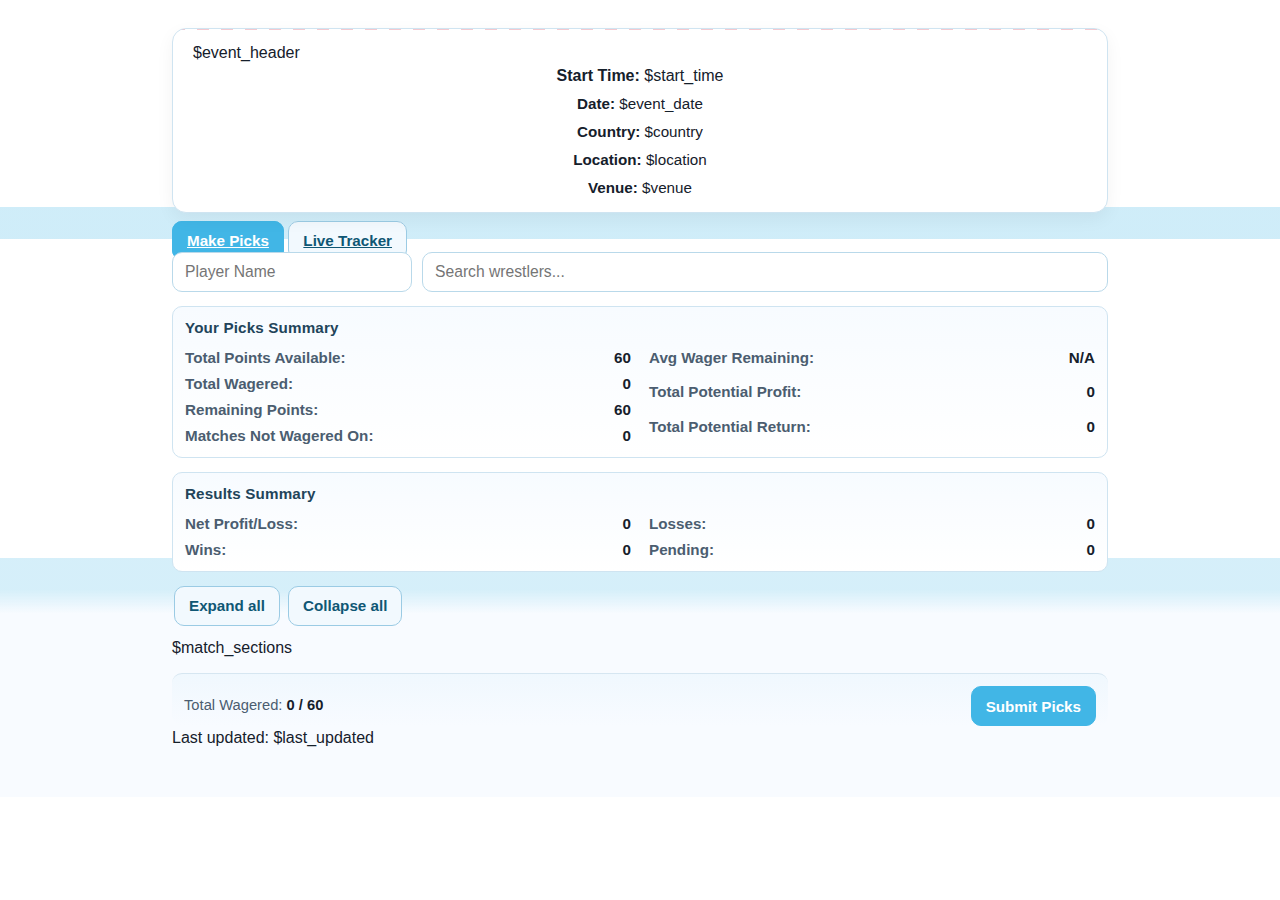
<file: template.html>
<!doctype html>
<html lang="en">
<head>
  <meta charset="UTF-8">
  <meta name="viewport" content="width=device-width, initial-scale=1.0">
  <title>$page_title</title>
  <link rel="stylesheet" href="styles.css">
</head>
<body>
  <main class="container" data-event-id="$event_id_plain">
    <header class="event-header" data-event-name="$event_name_plain">
      $event_header
      <div class="event-time"><strong>Start Time:</strong> $start_time</div>
      <div class="event-meta">
        <div><strong>Date:</strong> $event_date</div>
        <div><strong>Country:</strong> $country</div>
        <div><strong>Location:</strong> $location</div>
        <div><strong>Venue:</strong> $venue</div>
      </div>
    </header>

    <nav class="page-nav" aria-label="Page navigation">
      <a class="copy-btn btn-primary" href="event_$event_id_plain.html">Make Picks</a>
      <a class="copy-btn btn-secondary" href="live_$event_id_plain.html">Live Tracker</a>
    </nav>

    <section class="controls" aria-label="Event tools">
      <input
        id="player-name"
        class="player-input"
        type="text"
        placeholder="Player Name"
        autocomplete="name"
      >
      <input
        id="wrestler-search"
        class="search-input"
        type="search"
        placeholder="Search wrestlers..."
        autocomplete="off"
      >
    </section>

    <section class="summary-panel" aria-live="polite">
      <h3 class="summary-title">Your Picks Summary</h3>
      <div class="summary-grid">
        <div class="summary-col">
          <div class="summary-row"><strong>Total Points Available:</strong> <span id="total-available">60</span></div>
          <div class="summary-row"><strong>Total Wagered:</strong> <span id="total-wagered">0.0</span></div>
          <div class="summary-row"><strong>Remaining Points:</strong> <span id="remaining-points">60.0</span></div>
          <div class="summary-row"><strong>Matches Not Wagered On:</strong> <span id="matches-not-wagered">0</span></div>
        </div>
        <div class="summary-col">
          <div class="summary-row"><strong>Avg Wager Remaining:</strong> <span id="avg-wager-remaining">N/A</span></div>
          <div class="summary-row"><strong>Total Potential Profit:</strong> <span id="total-profit">0.0</span></div>
          <div class="summary-row"><strong>Total Potential Return:</strong> <span id="total-return">0.0</span></div>
        </div>
      </div>
      <div id="validation-message" class="validation-message" hidden></div>
      <div id="bankroll-warning" class="bankroll-warning" hidden>Over limit: total wager exceeds 60 point bankroll.</div>
    </section>

    <section class="summary-panel results-panel" aria-live="polite">
      <h3 class="summary-title">Results Summary</h3>
      <div class="summary-grid">
        <div class="summary-col">
          <div class="summary-row"><strong>Net Profit/Loss:</strong> <span id="results-net">0.0</span></div>
          <div class="summary-row"><strong>Wins:</strong> <span id="results-wins">0</span></div>
        </div>
        <div class="summary-col">
          <div class="summary-row"><strong>Losses:</strong> <span id="results-losses">0</span></div>
          <div class="summary-row"><strong>Pending:</strong> <span id="results-pending">0</span></div>
        </div>
      </div>
      <div id="results-admin-warning" class="validation-message" hidden></div>
      <div id="admin-note" class="validation-message" hidden>Update results by editing the CSV Result column (W/L) and regenerating the page.</div>
    </section>

    <section class="match-controls" aria-label="Match controls">
      <button id="expand-all" class="copy-btn btn-secondary" type="button">Expand all</button>
      <button id="collapse-all" class="copy-btn btn-secondary" type="button">Collapse all</button>
    </section>

    <section class="matches">
      $match_sections
    </section>

    <section class="bottom-actions" aria-label="Submission actions">
      <div class="commit-meta">Total Wagered: <strong><span id="commit-total-wagered">0.0</span> / <span id="commit-bankroll">60</span></strong></div>
      <button id="submit-picks" class="copy-btn btn-primary" type="button">Submit Picks</button>
      <button id="download-picks" class="copy-btn btn-secondary" type="button" hidden>Download Picks</button>
      <button id="copy-picks-summary" class="copy-btn btn-secondary" type="button" hidden>Copy Picks Summary</button>
      <div id="submit-feedback" class="submit-feedback" hidden></div>
    </section>

    <footer class="site-footer">
      Last updated: $last_updated
    </footer>
  </main>
  <script src="app.js" defer></script>
</body>
</html>
</file>
<file: styles.css>
:root {
  --bg: #f8fbff;
  --text: #15202b;
  --card: #ffffff;
  --muted: #4b5d70;
  --border: #b8d8ee;
  --accent: #41b6e6;
  --accent-strong: #2394c4;
  --flag-red: #c8102e;
  --champ-bg: #fff0f3;
  --champ-border: #c8102e;
  --champ-text: #8a1027;
}

* { box-sizing: border-box; }

body {
  margin: 0;
  font-family: "Segoe UI", Arial, sans-serif;
  background:
    linear-gradient(
      180deg,
      #ffffff 0%,
      #ffffff 26%,
      rgba(65, 182, 230, 0.25) 26%,
      rgba(65, 182, 230, 0.25) 30%,
      #ffffff 27%,
      #ffffff 70%,
      rgba(65, 182, 230, 0.22) 70%,
      rgba(65, 182, 230, 0.22) 74%,
      #f8fbff 77%,
      #f8fbff 100%
    );
  color: var(--text);
  line-height: 1.45;
}

.container {
  max-width: 980px;
  margin: 0 auto;
  padding: 20px 14px 40px;
}

.event-header {
  background: var(--card);
  border: 1px solid #cfe4f1;
  border-radius: 14px;
  padding: 10px 16px 10px;
  box-shadow: 0 6px 18px rgba(0, 0, 0, 0.05);
  margin-bottom: 16px;
  position: relative;
  overflow: hidden;
}

.event-header::before {
  content: "";
  position: absolute;
  top: 0;
  left: 0;
  right: 0;
  height: 1px;
  background: repeating-linear-gradient(
    90deg,
    rgba(200, 16, 46, 0.5) 0 12px,
    transparent 12px 24px
  );
  opacity: 0.45;
}

.event-header h1 {
  margin: 0 0 10px;
  font-size: 1.5rem;
}

.event-logo {
  display: block;
  margin: 0 auto 8px;
  width: min(78vw, 320px);
  max-width: 320px;
  height: auto;
  object-fit: contain;
  image-rendering: auto;
}

.event-time {
  color: var(--text);
  font-weight: 500;
  margin-bottom: 6px;
  text-align: center;
}

.event-meta {
  color: var(--text);
  font-size: 0.95rem;
  display: grid;
  gap: 6px;
  text-align: center;
  justify-items: center;
}

.event-meta strong {
  font-weight: 600;
}

.controls {
  display: grid;
  gap: 10px;
  margin-bottom: 14px;
}

.player-input,
.search-input {
  width: 100%;
  border: 1px solid #b9d9ea;
  border-radius: 10px;
  padding: 10px 12px;
  font-size: 0.98rem;
  background: #ffffff;
  color: var(--text);
  transition: border-color 120ms ease, box-shadow 120ms ease;
}

.player-input:focus,
.search-input:focus {
  outline: none;
  border-color: #6bbfe6;
  box-shadow: 0 0 0 3px rgba(65, 182, 230, 0.18);
}

.copy-btn {
  border: 1px solid #9bcbe4;
  border-radius: 10px;
  background: #f2f9fe;
  color: #0f5774;
  padding: 10px 14px;
  font-weight: 600;
  font-size: 0.95rem;
  cursor: pointer;
  min-height: 40px;
  transition: background-color 120ms ease, border-color 120ms ease, box-shadow 120ms ease;
}

.copy-btn:hover {
  background: #e8f5fd;
  border-color: #82bfdf;
}

.copy-btn:focus-visible {
  outline: none;
  box-shadow: 0 0 0 3px rgba(65, 182, 230, 0.2);
}

.btn-primary {
  background: var(--accent);
  border-color: var(--accent);
  color: #ffffff;
}

.btn-primary:hover {
  background: #2ea8dc;
  border-color: #2ea8dc;
}

.btn-secondary {
  background: #f2f9fe;
}

.copy-btn:active {
  transform: translateY(1px);
}

.summary-panel {
  background: linear-gradient(180deg, #f7fbff 0%, #ffffff 100%);
  border: 1px solid #cfe4f1;
  border-radius: 10px;
  padding: 10px 12px;
  margin-bottom: 14px;
}

.summary-title {
  margin: 0 0 8px;
  font-size: 0.95rem;
  font-weight: 700;
  color: #22445a;
  letter-spacing: 0.01em;
}

.summary-grid {
  display: grid;
  grid-template-columns: 1fr;
  gap: 8px;
}

.summary-col {
  display: grid;
  gap: 4px;
}

.summary-row {
  color: var(--muted);
  font-size: 0.95rem;
  display: flex;
  align-items: baseline;
  justify-content: space-between;
  gap: 12px;
}

.summary-row strong {
  font-weight: 600;
}

.summary-row span {
  color: var(--text);
  font-weight: 700;
  text-align: right;
}

.validation-message {
  margin-top: 8px;
  color: #8b3f00;
  font-weight: 600;
  font-size: 0.92rem;
}

.bankroll-warning {
  margin-top: 8px;
  color: #b42318;
  font-weight: 600;
  font-size: 0.92rem;
}

#total-wagered.over-limit,
#remaining-points.over-limit {
  color: #b42318;
  font-weight: 700;
}

.match-controls {
  display: flex;
  flex-wrap: wrap;
  gap: 8px;
  margin: 2px 0 10px;
  padding: 0 2px;
}

.bottom-actions {
  display: flex;
  flex-wrap: wrap;
  align-items: center;
  gap: 10px;
  margin-top: 14px;
  padding: 12px 10px 0;
  border-top: 1px solid #d6e6f1;
  background: linear-gradient(180deg, rgba(233, 245, 253, 0.55) 0%, rgba(255, 255, 255, 0) 100%);
  border-radius: 10px;
}

.commit-meta {
  color: var(--muted);
  font-size: 0.92rem;
  margin-right: auto;
}

.commit-meta strong {
  color: var(--text);
  font-weight: 700;
}

.submit-feedback {
  width: 100%;
  margin-top: 6px;
  font-size: 0.9rem;
  color: #24516d;
  font-weight: 600;
}

.matches {
  display: grid;
  gap: 14px;
}

.match-card {
  background: var(--card);
  border: 1px solid #cfe4f1;
  border-radius: 12px;
  padding: 14px;
  box-shadow: 0 4px 14px rgba(0, 0, 0, 0.04);
}

.match-card.rule-invalid {
  border-color: #9ec9df;
  box-shadow: 0 0 0 1px rgba(65, 182, 230, 0.18), 0 4px 14px rgba(0, 0, 0, 0.04);
}

.match-toggle {
  width: 100%;
  display: flex;
  align-items: center;
  justify-content: space-between;
  gap: 10px;
  border: 0;
  background: transparent;
  border-radius: 8px;
  padding: 6px 8px;
  margin: 0 0 10px;
  text-align: left;
  cursor: pointer;
  transition: background-color 120ms ease;
}

.match-toggle:hover {
  background: #f4faff;
}

.match-toggle:focus-visible {
  outline: none;
  box-shadow: 0 0 0 3px rgba(65, 182, 230, 0.18);
}

.match-toggle h2 {
  margin: 0;
  font-size: 1.1rem;
}

.match-toggle-meta {
  display: grid;
  gap: 2px;
}

.match-limit-hint {
  color: var(--muted);
  font-size: 0.78rem;
  font-weight: 500;
}

.toggle-icon {
  color: var(--accent-strong);
  font-size: 1.05rem;
  line-height: 1;
}

.match-toggle[aria-expanded="false"] .toggle-icon {
  transform: rotate(-90deg);
}

.match-body {
  border-top: 1px solid #deedf7;
  padding-top: 10px;
}

.match-rule-message {
  margin-top: 10px;
  padding: 8px 10px;
  border-radius: 8px;
  border: 1px solid #c8e2f1;
  background: #f1f9ff;
  color: #24516d;
  font-size: 0.84rem;
  line-height: 1.35;
}

.wrestler {
  border: 1px solid #deedf7;
  border-radius: 10px;
  padding: 10px 12px;
  margin-bottom: 10px;
  background: #fcfdff;
  transition: background-color 120ms ease, border-color 120ms ease, box-shadow 120ms ease;
}

.wrestler:hover {
  background: #f7fcff;
  border-color: #c6e2f1;
}

.wrestler.wager-active {
  background: #f2faff;
  border-color: #9ecfe7;
  box-shadow: inset 2px 0 0 #41b6e6;
}

.wrestler:last-child {
  margin-bottom: 0;
}

.wrestler-main {
  display: flex;
  gap: 10px;
  align-items: center;
  justify-content: space-between;
  flex-wrap: wrap;
}

.name {
  display: inline-flex;
  align-items: center;
  gap: 6px;
  font-weight: 600;
  font-size: 1rem;
}

.odds {
  margin-top: 6px;
  color: var(--muted);
  font-size: 0.9rem;
  line-height: 1.2;
}

.wager-row {
  margin-top: 8px;
  display: grid;
  grid-template-columns: 1fr minmax(104px, 128px);
  gap: 10px;
  align-items: center;
}

.wager-label {
  color: var(--muted);
  font-size: 0.84rem;
  font-weight: 600;
}

.wager-input {
  width: 100%;
  height: 36px;
  border: 1px solid #b9d9ea;
  border-radius: 8px;
  padding: 7px 10px;
  font-size: 0.9rem;
  text-align: right;
  color: var(--text);
  background: #ffffff;
  transition: border-color 120ms ease, box-shadow 120ms ease, background-color 120ms ease;
}

.wager-input:focus {
  outline: none;
  border-color: #6bbfe6;
  box-shadow: 0 0 0 3px rgba(65, 182, 230, 0.16);
}

.wager-input:disabled {
  background: #f7fafc;
  color: #7a8594;
  border-color: #d5e3ec;
}

.belt-icon {
  height: 22px;
  width: auto;
  margin-left: 2px;
  vertical-align: text-bottom;
  object-fit: contain;
}

.champ-badge {
  display: inline-block;
  font-size: 0.78rem;
  background: #ffd9e0;
  color: var(--champ-text);
  border: 1px solid #f3a8b7;
  border-radius: 999px;
  padding: 2px 8px;
  font-weight: 700;
  white-space: nowrap;
}

@media (min-width: 768px) {
  .container {
    padding: 28px 22px 48px;
  }

  .event-header {
    padding: 12px 20px 12px;
  }

  .controls {
    grid-template-columns: minmax(180px, 240px) 1fr;
    align-items: center;
  }

  .summary-grid {
    grid-template-columns: 1fr 1fr;
    gap: 18px;
  }

  .bottom-actions {
    padding: 12px 12px 0;
  }

  .copy-btn {
    white-space: nowrap;
  }

  .event-header h1 {
    font-size: 1.8rem;
  }

  .event-logo {
    width: min(56vw, 520px);
    max-width: 520px;
    margin-bottom: 10px;
  }

  .match-card {
    padding: 16px;
  }
}
</file>
<file: live.css>
.scoreboard {
  display: grid;
  grid-template-columns: repeat(3, minmax(0, 1fr));
  gap: 14px;
}

.player-card {
  background: #ffffff;
  border: 1px solid rgba(10, 31, 68, 0.12);
  border-radius: 12px;
  padding: 14px;
  box-shadow: 0 2px 8px rgba(10, 31, 68, 0.06);
}

.player-card-head {
  display: flex;
  align-items: center;
  justify-content: space-between;
  gap: 8px;
  margin-bottom: 6px;
}

.player-name {
  margin: 0;
  color: #0a1f44;
  font-size: 1rem;
  font-weight: 700;
}

.player-score {
  text-align: center;
  font-size: clamp(2rem, 3.2vw, 2.5rem);
  line-height: 1;
  font-weight: 800;
  color: #0a1f44;
  margin: 6px 0 12px;
}

.player-stats {
  display: grid;
  gap: 8px;
  margin: 0;
}

.player-stat {
  display: flex;
  align-items: baseline;
  justify-content: space-between;
  gap: 8px;
}

.player-stat dt {
  margin: 0;
  color: #445066;
  font-size: 0.82rem;
  font-weight: 600;
}

.player-stat dd {
  margin: 0;
  color: #0a1f44;
  font-size: 0.94rem;
  font-weight: 700;
}

.player-card.leader {
  border-color: rgba(0, 87, 184, 0.4);
  background: rgba(0, 87, 184, 0.06);
  box-shadow: 0 3px 10px rgba(0, 87, 184, 0.12);
}

.leader-badge {
  display: inline-flex;
  align-items: center;
  border: 1px solid rgba(0, 87, 184, 0.4);
  background: rgba(0, 87, 184, 0.12);
  color: #0a1f44;
  border-radius: 999px;
  padding: 2px 8px;
  font-size: 0.73rem;
  font-weight: 700;
  letter-spacing: 0.01em;
}

@media (max-width: 900px) {
  .scoreboard {
    grid-template-columns: 1fr;
  }
}
</file>
